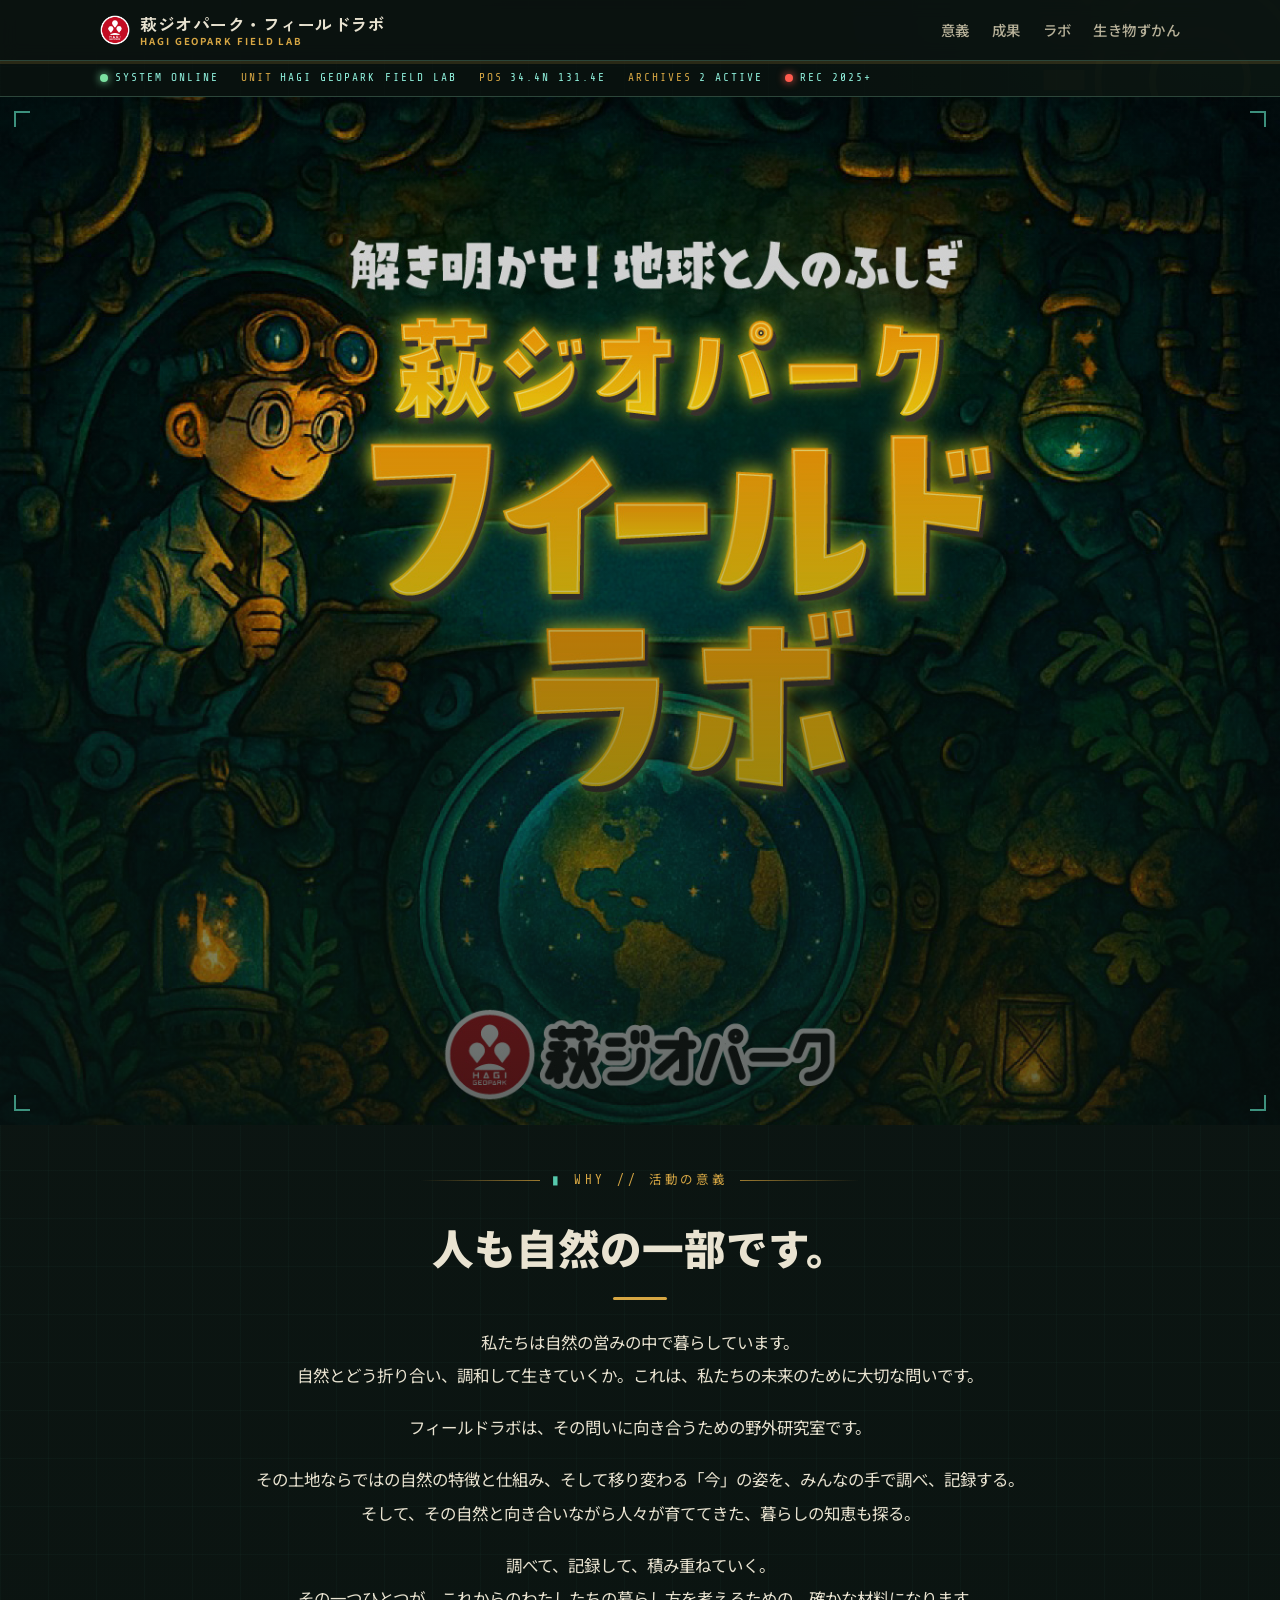
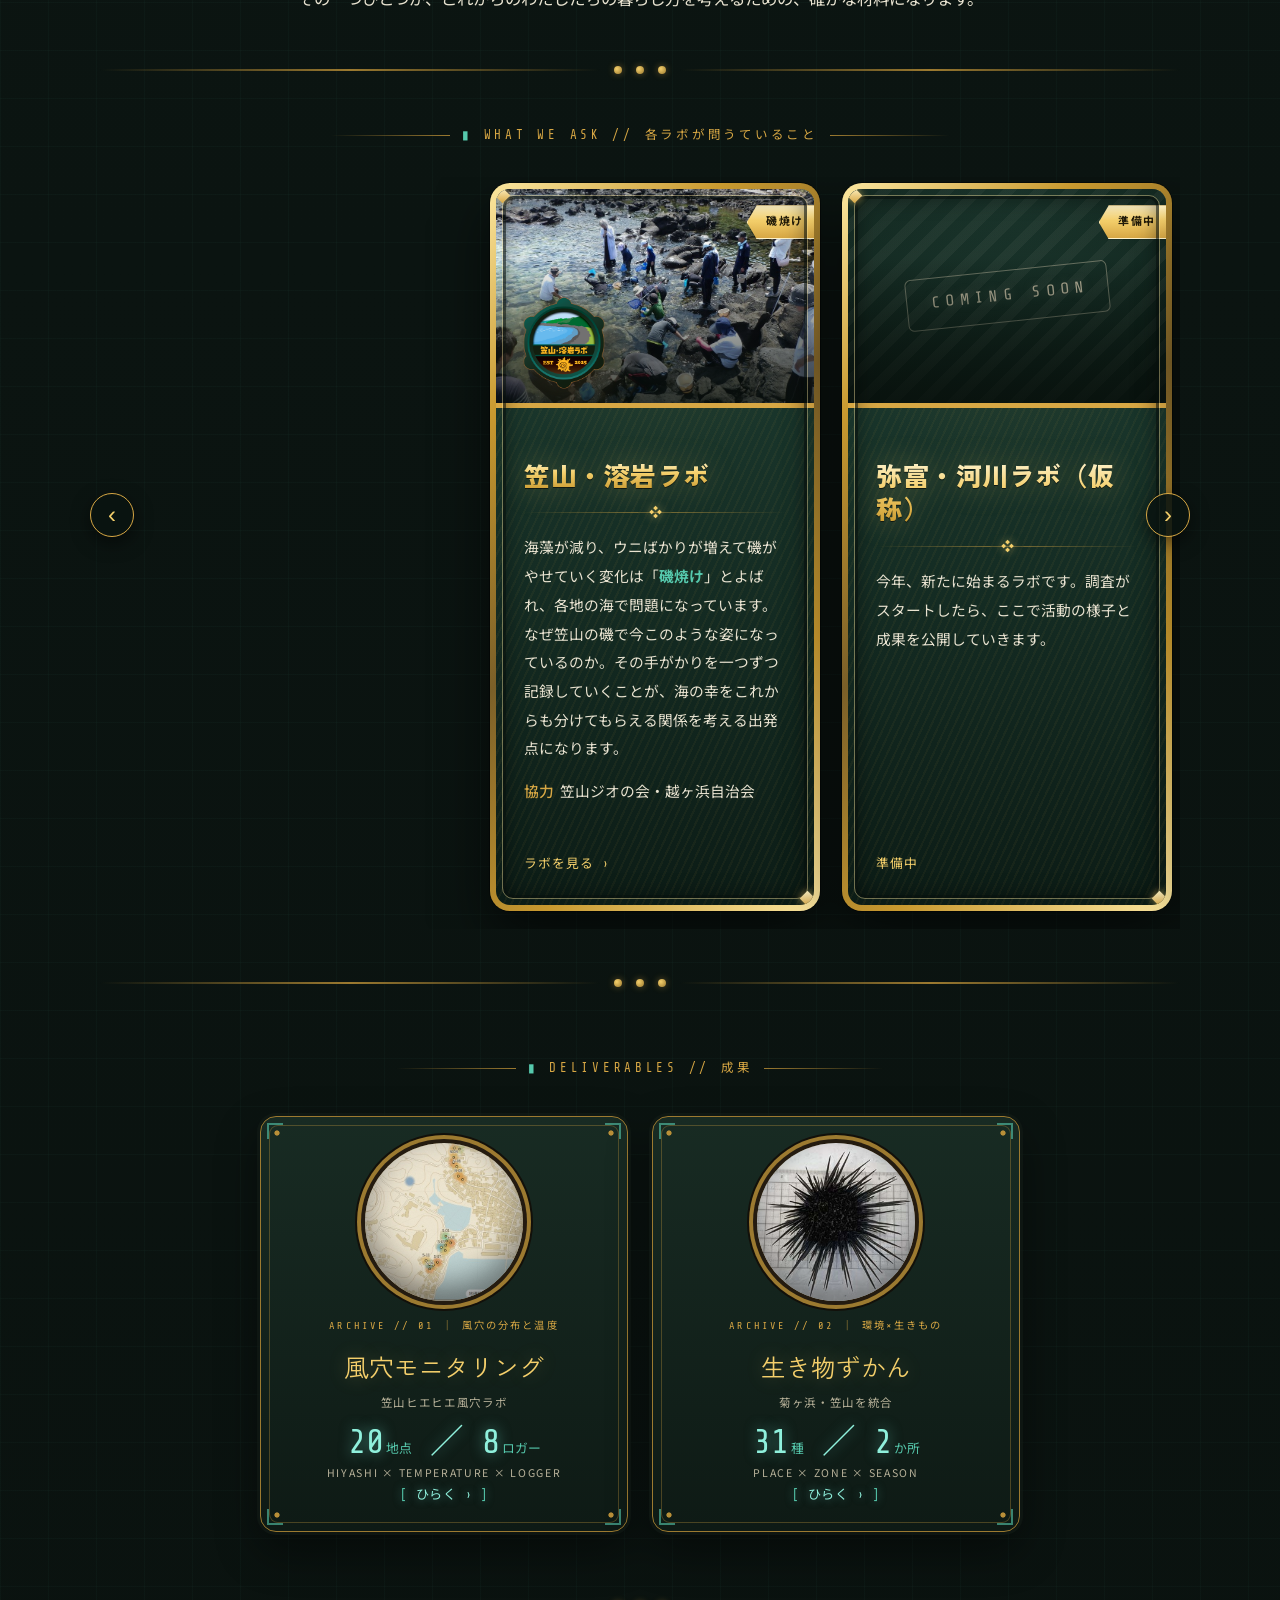
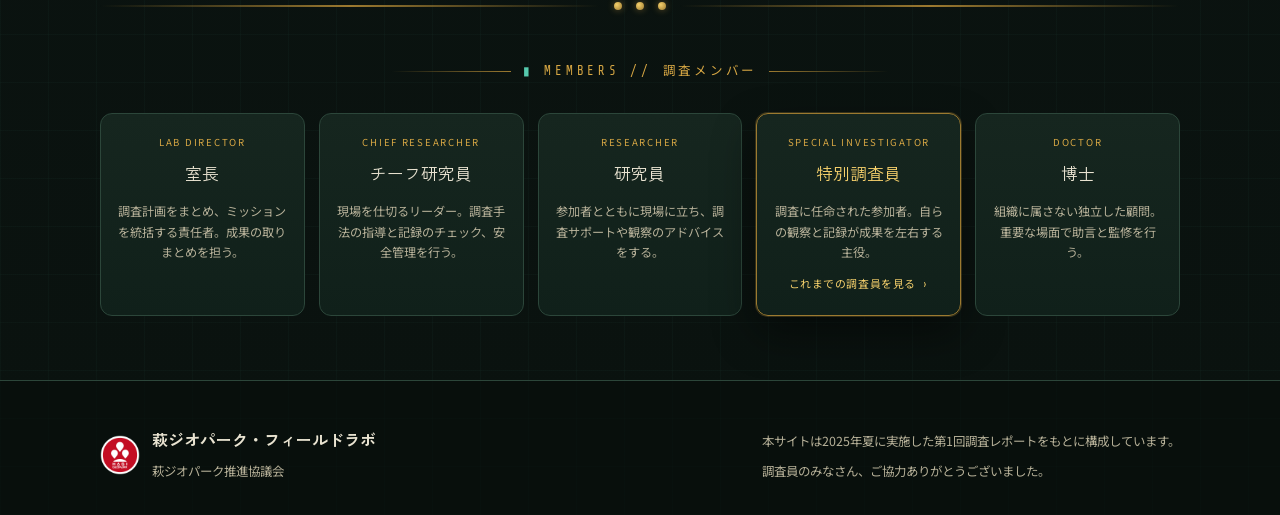
<file: index.html>
<!DOCTYPE html>
<html lang="ja">
<head>
<meta charset="UTF-8">
<meta name="viewport" content="width=device-width, initial-scale=1">
<title>萩ジオパーク・フィールドラボ｜解き明かせ！地球と人のふしぎ</title>
<meta name="description" content="人も自然の一部。地域ごとの自然の特徴と仕組み、今の姿を、みんなの手で調べ記録する野外研究室です。風穴マップ、ロガーのモニタリンググラフ、菊ヶ浜と笠山を統合した生き物ずかんを公開しています。">
<link rel="icon" href="assets/img/logo_hggp.png">
<link rel="preconnect" href="https://fonts.googleapis.com">
<link rel="preconnect" href="https://fonts.gstatic.com" crossorigin>
<link href="https://fonts.googleapis.com/css2?family=Noto+Sans+JP:wght@400;500;700&family=Zen+Kaku+Gothic+New:wght@500;700;900&display=swap" rel="stylesheet">
<link rel="stylesheet" href="assets/css/style.css?v=19">
</head>
<body>

<!-- nav -->
<header class="nav">
  <div class="wrap nav__in">
    <a class="nav__brand" href="index.html">
      <img src="assets/img/logo_hggp.png" alt="萩ジオパーク">
      <span>萩ジオパーク・フィールドラボ<small>HAGI GEOPARK FIELD LAB</small></span>
    </a>
    <button class="nav__toggle" aria-label="メニュー">≡</button>
    <nav class="nav__links">
      <a href="#vision">意義</a>
      <a href="#deliverables">成果</a>
      <a href="#why-labs">ラボ</a>
      <a href="zukan.html">生き物ずかん</a>
    </nav>
  </div>
</header>

<div class="sysbar"><div class="wrap">
  <span class="f"><span class="led"></span><span class="v">SYSTEM ONLINE</span></span>
  <span class="f"><span class="k">UNIT</span><span class="v">HAGI GEOPARK FIELD LAB</span></span>
  <span class="f"><span class="k">POS</span><span class="v">34.4N 131.4E</span></span>
  <span class="f"><span class="k">ARCHIVES</span><span class="v">2 ACTIVE</span></span>
  <span class="f"><span class="led red"></span><span class="v">REC 2025+</span></span>
</div></div>

<!-- hero -->
<div class="hero">
  <img class="hero__img" src="assets/img/hero.jpg" alt="萩ジオパーク・フィールドラボ 解き明かせ！地球と人のふしぎ">
</div>

<!-- 活動意義 -->
<section id="vision" class="tight">
  <div class="wrap narrow center">
    <div class="kicker"><span>WHY // 活動の意義</span></div>
    <h2 class="vision-lead">人も自然の一部です。</h2>
    <div class="vision-body reveal">
      <p>私たちは自然の営みの中で暮らしています。<br>自然とどう折り合い、調和して生きていくか。これは、私たちの未来のために大切な問いです。</p>
      <p>フィールドラボは、その問いに向き合うための野外研究室です。</p>
      <p>その土地ならではの自然の特徴と仕組み、そして移り変わる「今」の姿を、みんなの手で調べ、記録する。<br>そして、その自然と向き合いながら人々が育ててきた、暮らしの知恵も探る。</p>
      <p>調べて、記録して、積み重ねていく。<br>その一つひとつが、これからのわたしたちの暮らし方を考えるための、確かな材料になります。</p>
    </div>
  </div>
</section>

<div class="wrap"><div class="rivets"><i></i><i></i><i></i></div></div>

<!-- 各ラボが問うていること -->
<section id="why-labs" class="tight">
  <div class="wrap center">
    <div class="kicker"><span>WHAT WE ASK // 各ラボが問うていること</span></div>
  </div>
  <div class="wrap" style="margin-top:30px">
    <div class="why-slider">
      <button class="why-slider__btn why-slider__btn--prev" type="button" aria-label="前のラボへ">‹</button>
      <div class="why-grid">

      <a class="why-card reveal" href="labs/fuketsu/">
        <span class="why-card__frame" aria-hidden="true"></span>
        <div class="why-card__ph"><img src="assets/img/zukan/fuketsu_survey.jpg" alt="越ヶ浜の集落を歩いて風穴を調べる調査員たち"><span class="why-card__ribbon">エネルギー</span><span class="why-card__emblem"><img src="assets/img/zukan/fuketsu_emblem.png" alt="" aria-hidden="true"></span></div>
        <div class="why-card__body">
          <div class="why-card__lab">笠山・風穴ラボ</div>
          <span class="why-card__rule" aria-hidden="true"></span>
          <p>機械や電気に頼れば便利ですが、この土地には、電気を使わずに涼をとってきた知恵が今も残っています。風穴の冷気をどう暮らしに生かせるか。それは、<b>エネルギーとの付き合い方</b>をこれから考えていくうえでの、小さなヒントになるかもしれません。</p>
          <div class="why-card__partners"><b>協力</b>笠山ジオの会・越ヶ浜自治会</div>
          <span class="why-card__go">ラボを見る ›</span>
        </div>
      </a>

      <a class="why-card reveal" href="labs/sunahama/">
        <span class="why-card__frame" aria-hidden="true"></span>
        <div class="why-card__ph"><img src="assets/img/zukan/sunahama_survey.jpg" alt="夕暮れの菊ヶ浜で生き物をさがす調査員たち"><span class="why-card__ribbon">砂浜の変化</span><span class="why-card__emblem"><img src="assets/img/zukan/sunahama_emblem.png" alt="" aria-hidden="true"></span></div>
        <div class="why-card__body">
          <div class="why-card__lab">菊ヶ浜・砂浜ラボ</div>
          <span class="why-card__rule" aria-hidden="true"></span>
          <p>全国の海辺では、<b>砂浜が少しずつやせていく</b>変化が知られています。その背景には、気候の変化だけでなく、川の上流の開発や土地の使い方など、大地と人の関わり方も関係しています。菊ヶ浜の「今」を記録しておくことは、これからの変化に気づき、この浜を未来に引きつぐための、確かな出発点になります。</p>
          <div class="why-card__partners"><b>協力</b>萩ジオツーリズム協会</div>
          <span class="why-card__go">ラボを見る ›</span>
        </div>
      </a>

      <a class="why-card reveal" href="labs/yougan/">
        <span class="why-card__frame" aria-hidden="true"></span>
        <div class="why-card__ph"><img src="assets/img/zukan/yougan_survey.jpg" alt="笠山・虎ヶ崎の溶岩の磯で生き物をさがす調査員たち"><span class="why-card__ribbon">磯焼け</span><span class="why-card__emblem"><img src="assets/img/zukan/yougan_emblem.png" alt="" aria-hidden="true"></span></div>
        <div class="why-card__body">
          <div class="why-card__lab">笠山・溶岩ラボ</div>
          <span class="why-card__rule" aria-hidden="true"></span>
          <p>海藻が減り、ウニばかりが増えて磯がやせていく変化は「<b>磯焼け</b>」とよばれ、各地の海で問題になっています。なぜ笠山の磯で今このような姿になっているのか。その手がかりを一つずつ記録していくことが、海の幸をこれからも分けてもらえる関係を考える出発点になります。</p>
          <div class="why-card__partners"><b>協力</b>笠山ジオの会・越ヶ浜自治会</div>
          <span class="why-card__go">ラボを見る ›</span>
        </div>
      </a>

      <div class="why-card why-card--soon reveal">
        <span class="why-card__frame" aria-hidden="true"></span>
        <div class="why-card__ph why-card__ph--soon"><span class="soon-mark">COMING SOON</span><span class="why-card__ribbon why-card__ribbon--soon">準備中</span></div>
        <div class="why-card__body">
          <div class="why-card__lab">弥富・河川ラボ（仮称）</div>
          <span class="why-card__rule" aria-hidden="true"></span>
          <p>今年、新たに始まるラボです。調査がスタートしたら、ここで活動の様子と成果を公開していきます。</p>
          <span class="why-card__go why-card__go--soon">準備中</span>
        </div>
      </div>

      <a class="why-card reveal" href="labs/uni/">
        <span class="why-card__frame" aria-hidden="true"></span>
        <div class="why-card__ph"><img src="assets/img/zukan/uni_survey.jpg" alt="奈古港の船溜まりでウニを採集する調査員たち"><span class="why-card__ribbon">海のルール</span><span class="why-card__emblem"><img src="assets/img/zukan/uni_emblem.png" alt="" aria-hidden="true"></span></div>
        <div class="why-card__body">
          <div class="why-card__lab">奈古・ウニラボ</div>
          <span class="why-card__rule" aria-hidden="true"></span>
          <p>ウニは磯焼けの原因のひとつだといわれ、各地で駆除が進んでいます。けれども、そのウニが実際どんな状態で生きているのかを、ひとつずつ測って記録したものは、意外なほど多くありません。<b>禁漁期間などの地元のルール</b>が今の海で機能しているのか。それを確かめる手がかりは、数字を積み重ねた先にあります。</p>
          <div class="why-card__partners"><b>協力</b>福本商店・阿武町</div>
          <span class="why-card__go">ラボを見る ›</span>
        </div>
      </a>

      </div>
      <button class="why-slider__btn why-slider__btn--next" type="button" aria-label="次のラボへ">›</button>
    </div>
  </div>
</section>

<div class="wrap"><div class="rivets"><i></i><i></i><i></i></div></div>

<!-- 成果（3つ） -->
<section id="deliverables">
  <div class="wrap center">
    <div class="kicker"><span>DELIVERABLES // 成果</span></div>
  </div>
  <div class="wrap" style="margin-top:36px">
    <div class="archive-grid">

      <a class="archive reveal" href="labs/fuketsu/index.html#maps">
        <div class="archive__ph"><div class="porthole porthole--riv"><img src="assets/img/zukan/fuketsu_map_thumb.jpg" alt="笠山・風穴モニタリング"></div></div>
        <div class="archive__tag">ARCHIVE // 01 ｜ 風穴の分布と温度</div>
        <div class="archive__title">風穴モニタリング</div>
        <div class="archive__type">笠山ヒエヒエ風穴ラボ</div>
        <div class="archive__readout">20<small>地点</small> ／ 8<small>ロガー</small></div>
        <div class="archive__unit">HIYASHI × TEMPERATURE × LOGGER</div>
        <span class="archive__go">ひらく ›</span>
      </a>

      <a class="archive reveal" href="zukan.html">
        <div class="archive__ph"><div class="porthole porthole--riv"><img src="assets/img/zukan/yougan_sp_murasakiuni.jpg" alt="生き物ずかん"></div></div>
        <div class="archive__tag">ARCHIVE // 02 ｜ 環境×生きもの</div>
        <div class="archive__title">生き物ずかん</div>
        <div class="archive__type">菊ヶ浜・笠山を統合</div>
        <div class="archive__readout">31<small>種</small> ／ 2<small>か所</small></div>
        <div class="archive__unit">PLACE × ZONE × SEASON</div>
        <span class="archive__go">ひらく ›</span>
      </a>

    </div>
  </div>
</section>

<div class="wrap"><div class="rivets"><i></i><i></i><i></i></div></div>

<!-- 調査メンバー -->
<section id="members" class="tight">
  <div class="wrap center">
    <div class="kicker"><span>MEMBERS // 調査メンバー</span></div>
  </div>
  <div class="wrap" style="margin-top:30px">
    <div class="role-grid">
      <div class="role reveal"><div class="role__en">Lab Director</div><div class="role__jp">室長</div><p class="role__desc">調査計画をまとめ、ミッションを統括する責任者。成果の取りまとめを担う。</p></div>
      <div class="role reveal"><div class="role__en">Chief Researcher</div><div class="role__jp">チーフ研究員</div><p class="role__desc">現場を仕切るリーダー。調査手法の指導と記録のチェック、安全管理を行う。</p></div>
      <div class="role reveal"><div class="role__en">Researcher</div><div class="role__jp">研究員</div><p class="role__desc">参加者とともに現場に立ち、調査サポートや観察のアドバイスをする。</p></div>
      <div class="role is-star reveal" id="roleStar" tabindex="0" role="button" aria-haspopup="dialog"><div class="role__en">Special Investigator</div><div class="role__jp">特別調査員</div><p class="role__desc">調査に任命された参加者。自らの観察と記録が成果を左右する主役。</p><span class="role__more">これまでの調査員を見る ›</span></div>
      <div class="role reveal"><div class="role__en">Doctor</div><div class="role__jp">博士</div><p class="role__desc">組織に属さない独立した顧問。重要な場面で助言と監修を行う。</p></div>
    </div>
  </div>
</section>

<!-- footer -->
<footer class="foot">
  <div class="wrap foot__in">
    <div class="foot__brand">
      <img src="assets/img/logo_hggp.png" alt="萩ジオパーク">
      <div>
        <b>萩ジオパーク・フィールドラボ</b><br>
        <small>萩ジオパーク推進協議会</small>
      </div>
    </div>
    <div>
      <small>
        本サイトは2025年夏に実施した第1回調査レポートをもとに構成しています。<br>
        調査員のみなさん、ご協力ありがとうございました。
      </small>
    </div>
  </div>
</footer>

<!-- これまでの特別調査員 -->
<div class="roster-modal" id="rosterModal" hidden>
  <div class="roster-modal__box" role="dialog" aria-label="これまでの特別調査員">
    <button class="roster-modal__x" aria-label="閉じる">&times;</button>
    <div class="roster-modal__head">
      <div class="roster-modal__eyebrow">SPECIAL INVESTIGATORS</div>
      <h3>これまでの特別調査員</h3>
      <p>現場で手を動かし、自分の目で記録をつくってくれたみなさんです。</p>
    </div>
    <div class="roster-modal__body">
      <div class="rgrp">
        <div class="rgrp__t">菊ヶ浜・砂浜ラボ<span>2025.7.26</span></div>
        <p>中村寛恵・中村進二・中村怜愛・中村美翔・藤原由紀・藤原壮啓・村田沙織・村田紬・荒川薫・荒川宗史朗</p>
      </div>
      <div class="rgrp">
        <div class="rgrp__t">笠山・溶岩ラボ<span>2025.8.3</span></div>
        <p>田中豊・田中かおり・田中陸都・吉光宣文・吉光則文・新宅洋平・新宅佑晟・稲倉優衣・稲倉晴香・福井美穂・福井結月・村木勝善・村木羽澄・三戸達・三戸彩生</p>
      </div>
      <div class="rgrp">
        <div class="rgrp__t">笠山・風穴ラボ<span>2025.8.9</span></div>
        <p>綿部新・綿部未央・前田杏子・前田侑花・六車絵美・六車玄丞・六車慶士・八波敬子・八波杏奈・井本貴子・近下由佳・鈴木良博</p>
      </div>
      <p class="roster-modal__note">敬称略 ／ のべ37名</p>
    </div>
  </div>
</div>

<script src="assets/js/main.js?v=19"></script>
</body>
</html>
</file>
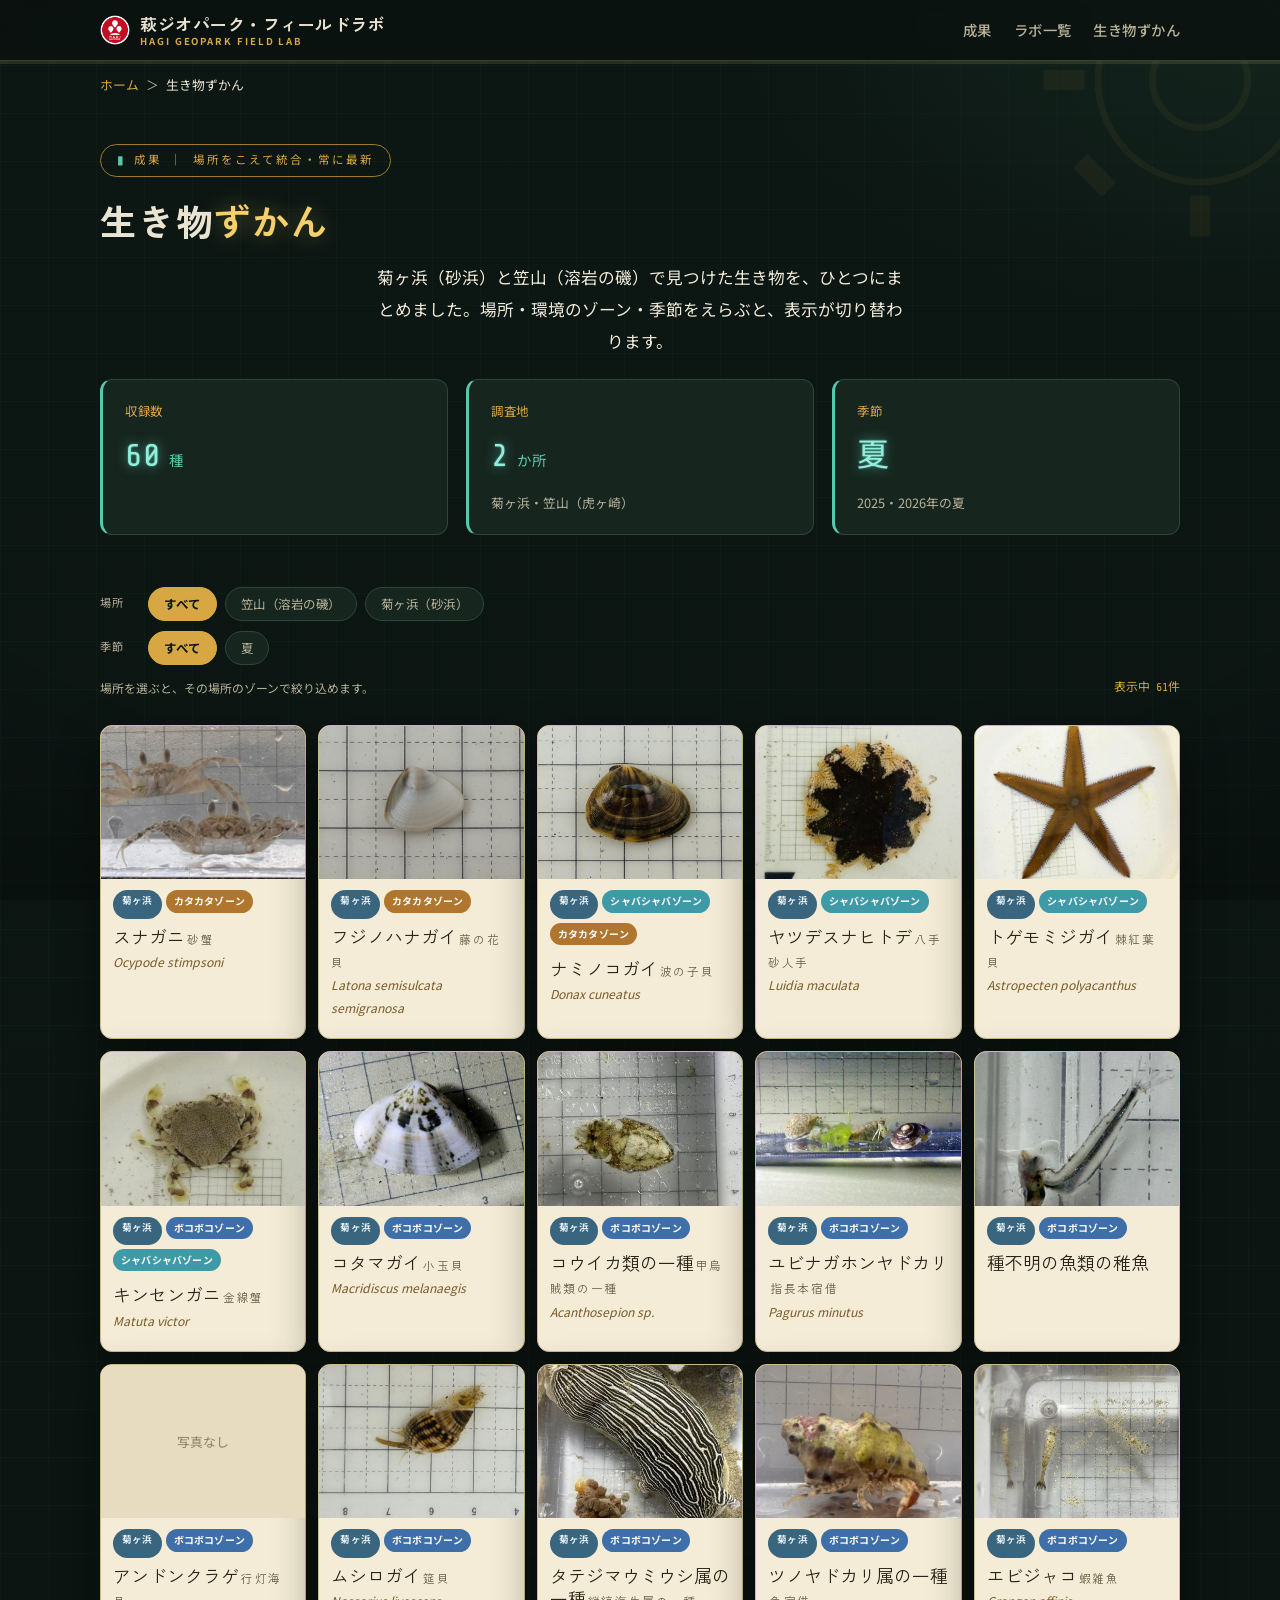
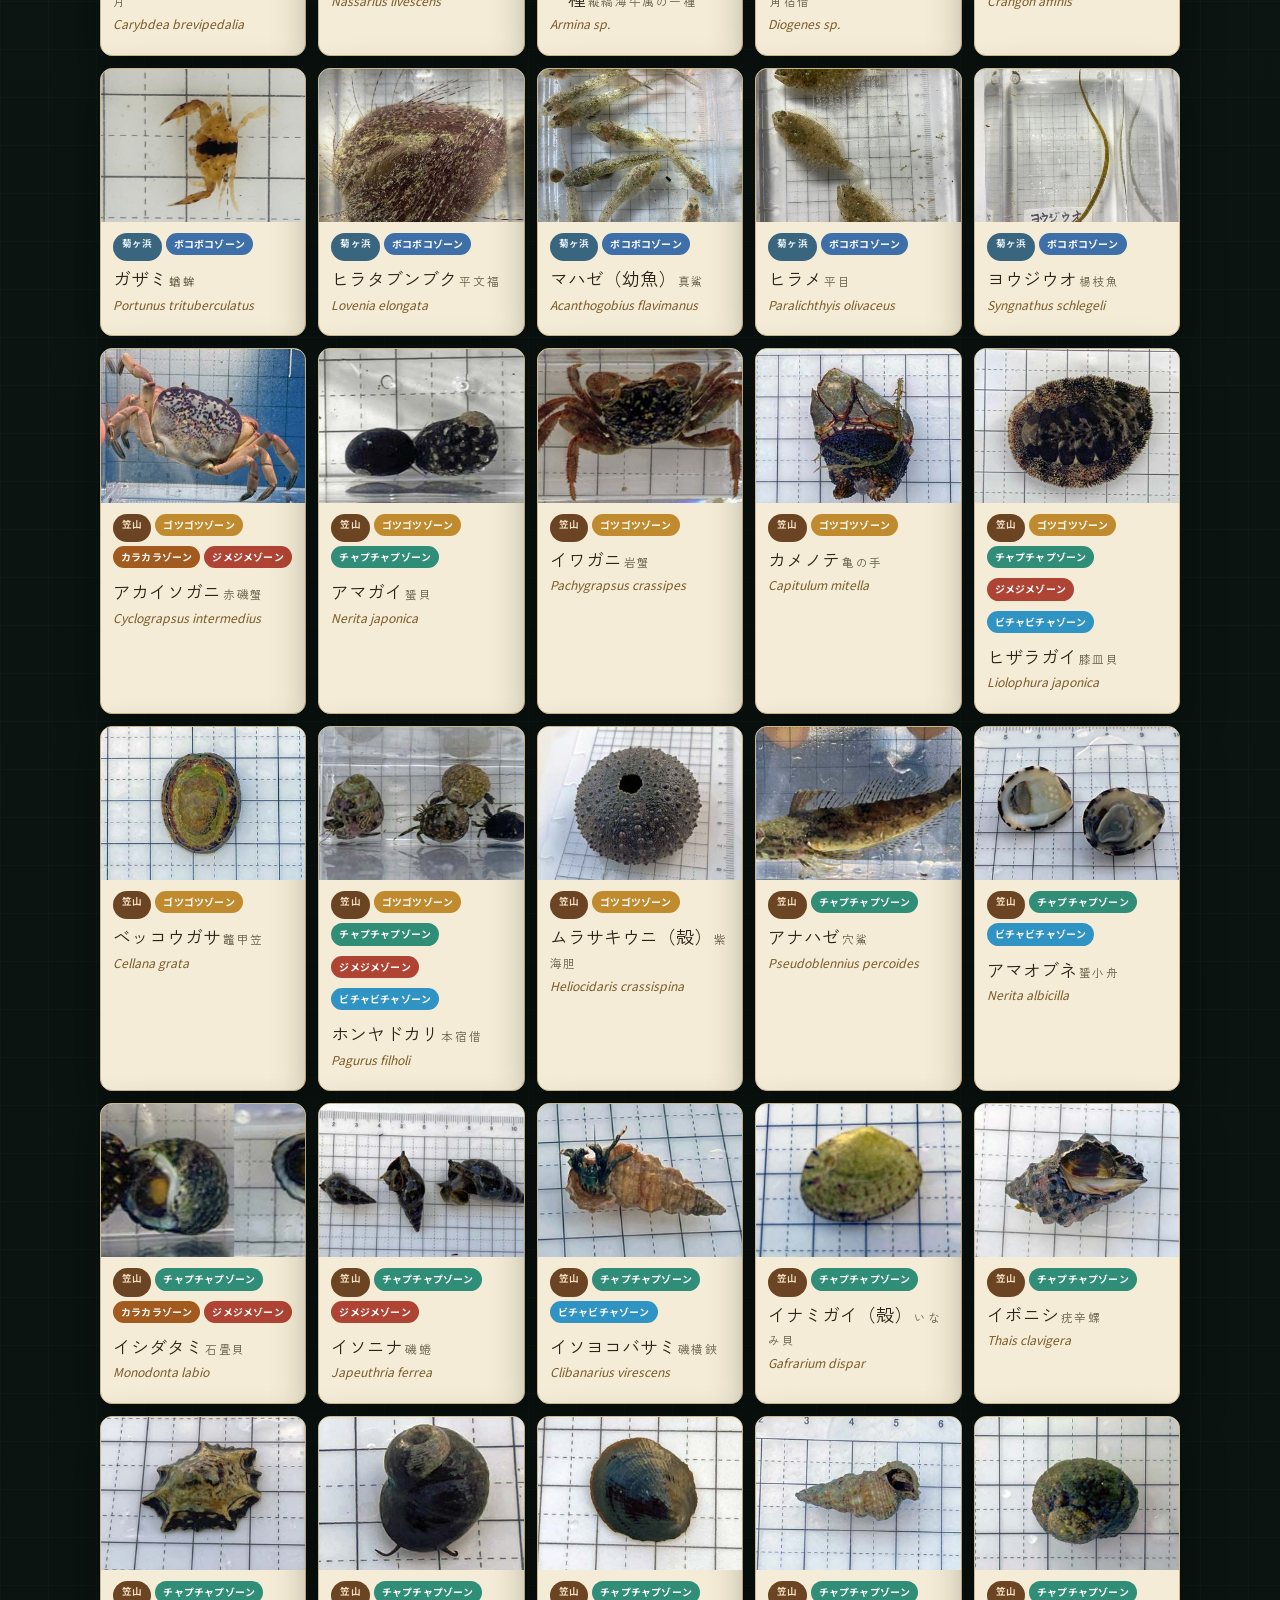
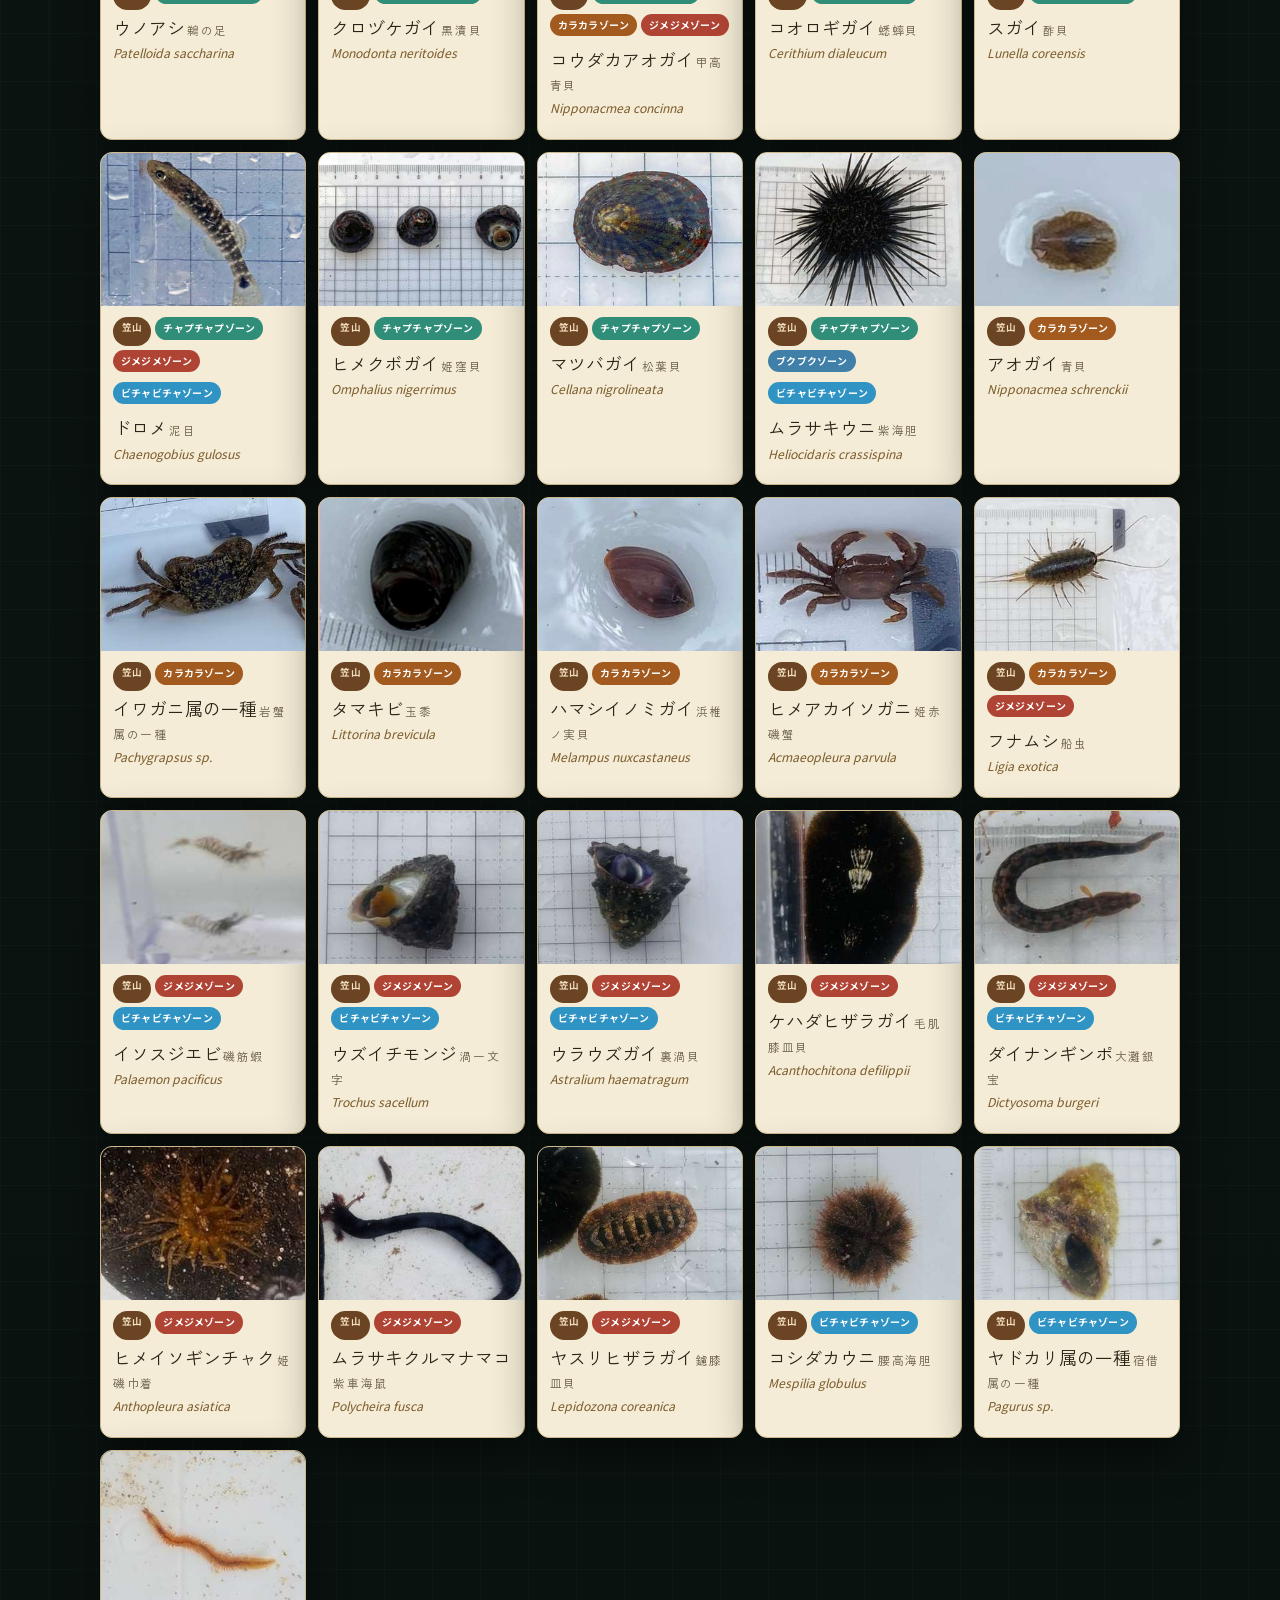
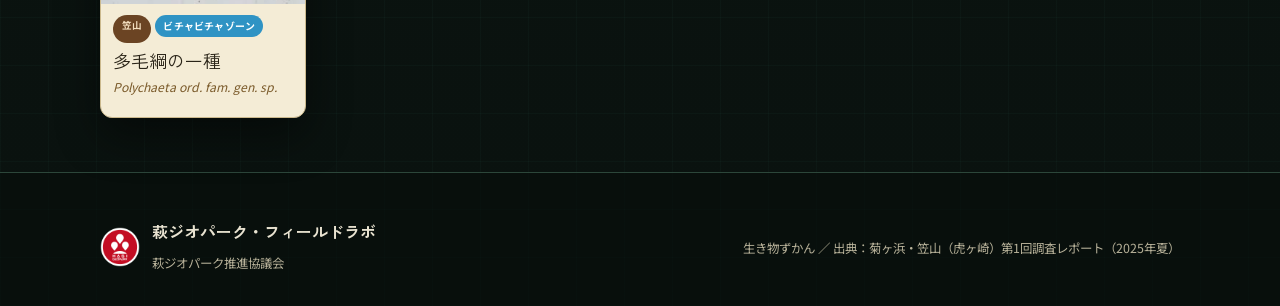
<file: zukan.html>
<!DOCTYPE html>
<html lang="ja">
<head>
<meta charset="UTF-8">
<meta name="viewport" content="width=device-width, initial-scale=1">
<title>生き物ずかん｜萩ジオパーク・フィールドラボ</title>
<meta name="description" content="菊ヶ浜（砂浜）と笠山（溶岩の磯）の調査データを統合した生き物ずかん。場所・環境ゾーン・季節で選んで表示を切り替えられます。60種を収録。">
<link rel="icon" href="assets/img/logo_hggp.png">
<link rel="preconnect" href="https://fonts.googleapis.com">
<link rel="preconnect" href="https://fonts.gstatic.com" crossorigin>
<link href="https://fonts.googleapis.com/css2?family=Noto+Sans+JP:wght@400;500;700&family=Zen+Kaku+Gothic+New:wght@500;700;900&display=swap" rel="stylesheet">
<link rel="stylesheet" href="assets/css/style.css?v=19">
</head>
<body>

<header class="nav">
  <div class="wrap nav__in">
    <a class="nav__brand" href="index.html">
      <img src="assets/img/logo_hggp.png" alt="萩ジオパーク">
      <span>萩ジオパーク・フィールドラボ<small>HAGI GEOPARK FIELD LAB</small></span>
    </a>
    <button class="nav__toggle" aria-label="メニュー">≡</button>
    <nav class="nav__links">
      <a href="index.html#deliverables">成果</a>
      <a href="index.html#why-labs">ラボ一覧</a>
      <a href="zukan.html">生き物ずかん</a>
    </nav>
  </div>
</header>

<div class="wrap"><div class="crumbs"><a href="index.html">ホーム</a> ＞ <span>生き物ずかん</span></div></div>

<section class="tight">
  <div class="wrap">
    <div class="eyebrow">成果 ｜ 場所をこえて統合・常に最新</div>
    <h1 class="sec-title">生き物<span class="accent">ずかん</span></h1>
    <p class="sec-note lead" style="max-width:60ch;margin:16px auto 0">菊ヶ浜（砂浜）と笠山（溶岩の磯）で見つけた生き物を、ひとつにまとめました。場所・環境のゾーン・季節をえらぶと、表示が切り替わります。</p>
    <div class="stats" style="margin-top:22px">
      <div class="stat"><div class="stat__lab">収録数</div><div class="stat__big">60<small> 種</small></div></div>
      <div class="stat"><div class="stat__lab">調査地</div><div class="stat__big">2<small> か所</small></div><div class="stat__note">菊ヶ浜・笠山（虎ヶ崎）</div></div>
      <div class="stat"><div class="stat__lab">季節</div><div class="stat__big">夏</div><div class="stat__note">2025・2026年の夏</div></div>
    </div>
  </div>
</section>

<section class="lab-section" style="padding-top:8px">
  <div class="wrap">
    <div class="zukanfilter reveal" data-target="#specieslist">
      <div class="zf-row"><span class="zf-label">場所</span>
        <button data-facet="place" data-val="all" aria-pressed="true">すべて</button>
        <button data-facet="place" data-val="kasa">笠山（溶岩の磯）</button>
        <button data-facet="place" data-val="kiku">菊ヶ浜（砂浜）</button>
      </div>
      <div class="zf-row zf-zones" hidden><span class="zf-label">ゾーン</span>
        <button data-facet="zone" data-val="all" aria-pressed="true">すべて</button>
        <button data-facet="zone" data-val="gotsu" data-place="kasa">ゴツゴツ</button>
        <button data-facet="zone" data-val="chap" data-place="kasa">チャプチャプ</button>
        <button data-facet="zone" data-val="buku" data-place="kasa">ブクブク</button>
        <button data-facet="zone" data-val="kara" data-place="kasa">カラカラ</button>
        <button data-facet="zone" data-val="jime" data-place="kasa">ジメジメ</button>
        <button data-facet="zone" data-val="bicha" data-place="kasa">ビチャビチャ</button>
        <button data-facet="zone" data-val="sara" data-place="kiku">サラサラ</button>
        <button data-facet="zone" data-val="kata" data-place="kiku">カタカタ</button>
        <button data-facet="zone" data-val="shaba" data-place="kiku">シャバシャバ</button>
        <button data-facet="zone" data-val="boko" data-place="kiku">ボコボコ</button>
      </div>
      <div class="zf-row"><span class="zf-label">季節</span>
        <button data-facet="season" data-val="all" aria-pressed="true">すべて</button>
        <button data-facet="season" data-val="natsu">夏</button>
      </div>
      <div class="zf-foot"><span class="zf-hint">場所を選ぶと、その場所のゾーンで絞り込めます。</span><span class="zf-count"></span></div>
    </div>

    <div class="zukan reveal" id="specieslist">
      <article class="sp" data-place="kiku" data-place-label="菊ヶ浜（砂浜）" data-season="natsu" data-zone="kata" tabindex="0" role="button" data-jp="スナガニ" data-kanji="砂蟹" data-sci="Ocypode stimpsoni" data-tax="節足動物門：軟甲綱：十脚目：スナガニ科" data-size="第1回 甲幅 約13〜16mm ／ 第2回 甲らの幅 約15mm" data-env="砂の表面" data-count="第2回 12個体" data-zones="カタカタゾーン" data-rounds="第1回（2025.7.26）・第2回（2026.7.18）" data-first="第1回（2025.7.26）" data-img="assets/img/zukan/sunahama_sp2_sunagani.jpg"><div class="sp__ph"><img src="assets/img/zukan/sunahama_sp2_sunagani.jpg" alt="スナガニ" loading="lazy"></div><div class="sp__body"><div class="sp__tags"><span class="sp__place p-kiku">菊ヶ浜</span><span class="sp__zone z-kata">カタカタゾーン</span></div><div class="sp__jp">スナガニ<span class="sp__kanji">砂蟹</span></div><div class="sp__sci">Ocypode stimpsoni</div></div></article>
      <article class="sp" data-place="kiku" data-place-label="菊ヶ浜（砂浜）" data-season="natsu" data-zone="kata" tabindex="0" role="button" data-jp="フジノハナガイ" data-kanji="藤の花貝" data-sci="Latona semisulcata semigranosa" data-tax="軟体動物門：二枚貝綱：マルスダレガイ目：フジノハナガイ科" data-size="殻の長さ 約15mm" data-env="砂の中" data-count="1個体" data-zones="カタカタゾーン" data-rounds="第2回（2026.7.18）" data-first="第2回（2026.7.18）" data-img="assets/img/zukan/sunahama_sp2_fujinohanagai.jpg"><div class="sp__ph"><img src="assets/img/zukan/sunahama_sp2_fujinohanagai.jpg" alt="フジノハナガイ" loading="lazy"></div><div class="sp__body"><div class="sp__tags"><span class="sp__place p-kiku">菊ヶ浜</span><span class="sp__zone z-kata">カタカタゾーン</span></div><div class="sp__jp">フジノハナガイ<span class="sp__kanji">藤の花貝</span></div><div class="sp__sci">Latona semisulcata semigranosa</div></div></article>
      <article class="sp" data-place="kiku" data-place-label="菊ヶ浜（砂浜）" data-season="natsu" data-zone="shaba kata" tabindex="0" role="button" data-jp="ナミノコガイ" data-kanji="波の子貝" data-sci="Donax cuneatus" data-tax="軟体動物門：二枚貝綱：マルスダレガイ目：フジノハナガイ科" data-size="第1回 殻長 25mm ／ 第2回 殻の長さ 約23mm" data-env="第1回 波打ちぎわの砂の中 ／ 第2回 砂の中" data-count="第2回 1個体" data-zones="シャバシャバゾーン・カタカタゾーン" data-rounds="第1回（2025.7.26）・第2回（2026.7.18）" data-first="第1回（2025.7.26）" data-img="assets/img/zukan/sunahama_sp2_naminokogai.jpg"><div class="sp__ph"><img src="assets/img/zukan/sunahama_sp2_naminokogai.jpg" alt="ナミノコガイ" loading="lazy"></div><div class="sp__body"><div class="sp__tags"><span class="sp__place p-kiku">菊ヶ浜</span><span class="sp__zone z-shaba">シャバシャバゾーン</span><span class="sp__zone z-kata">カタカタゾーン</span></div><div class="sp__jp">ナミノコガイ<span class="sp__kanji">波の子貝</span></div><div class="sp__sci">Donax cuneatus</div></div></article>
      <article class="sp" data-place="kiku" data-place-label="菊ヶ浜（砂浜）" data-season="natsu" data-zone="shaba" tabindex="0" role="button" data-jp="ヤツデスナヒトデ" data-kanji="八手砂人手" data-sci="Luidia maculata" data-tax="棘皮動物門：ヒトデ綱：モミジガイ目：スナヒトデ科" data-size="残っている部分の全体の幅 約40mm" data-env="波打ちぎわの砂の上" data-count="1個体" data-zones="シャバシャバゾーン" data-rounds="第2回（2026.7.18）" data-first="第2回（2026.7.18）" data-img="assets/img/zukan/sunahama_sp2_yatsudesunahitode.jpg"><div class="sp__ph"><img src="assets/img/zukan/sunahama_sp2_yatsudesunahitode.jpg" alt="ヤツデスナヒトデ" loading="lazy"></div><div class="sp__body"><div class="sp__tags"><span class="sp__place p-kiku">菊ヶ浜</span><span class="sp__zone z-shaba">シャバシャバゾーン</span></div><div class="sp__jp">ヤツデスナヒトデ<span class="sp__kanji">八手砂人手</span></div><div class="sp__sci">Luidia maculata</div></div></article>
      <article class="sp" data-place="kiku" data-place-label="菊ヶ浜（砂浜）" data-season="natsu" data-zone="shaba" tabindex="0" role="button" data-jp="トゲモミジガイ" data-kanji="棘紅葉貝" data-sci="Astropecten polyacanthus" data-tax="棘皮動物門：ヒトデ綱：モミジガイ目：モミジガイ科" data-size="全体の幅 約190mm" data-env="波打ちぎわの砂の上" data-count="1個体" data-zones="シャバシャバゾーン" data-rounds="第2回（2026.7.18）" data-first="第2回（2026.7.18）" data-img="assets/img/zukan/sunahama_sp2_togemomijigai.jpg"><div class="sp__ph"><img src="assets/img/zukan/sunahama_sp2_togemomijigai.jpg" alt="トゲモミジガイ" loading="lazy"></div><div class="sp__body"><div class="sp__tags"><span class="sp__place p-kiku">菊ヶ浜</span><span class="sp__zone z-shaba">シャバシャバゾーン</span></div><div class="sp__jp">トゲモミジガイ<span class="sp__kanji">棘紅葉貝</span></div><div class="sp__sci">Astropecten polyacanthus</div></div></article>
      <article class="sp" data-place="kiku" data-place-label="菊ヶ浜（砂浜）" data-season="natsu" data-zone="boko shaba" tabindex="0" role="button" data-jp="キンセンガニ" data-kanji="金線蟹" data-sci="Matuta victor" data-tax="節足動物門：軟甲綱：十脚目：キンセンガニ科" data-size="第1回 甲幅 33〜42mm ／ 第2回 甲らの幅 約25〜60mm" data-env="第1回 水底の砂の中 ／ 第2回 波打ちぎわの砂の中" data-count="第2回 5個体" data-zones="ボコボコゾーン・シャバシャバゾーン" data-rounds="第1回（2025.7.26）・第2回（2026.7.18）" data-first="第1回（2025.7.26）" data-img="assets/img/zukan/sunahama_sp2_kinsengani.jpg"><div class="sp__ph"><img src="assets/img/zukan/sunahama_sp2_kinsengani.jpg" alt="キンセンガニ" loading="lazy"></div><div class="sp__body"><div class="sp__tags"><span class="sp__place p-kiku">菊ヶ浜</span><span class="sp__zone z-boko">ボコボコゾーン</span><span class="sp__zone z-shaba">シャバシャバゾーン</span></div><div class="sp__jp">キンセンガニ<span class="sp__kanji">金線蟹</span></div><div class="sp__sci">Matuta victor</div></div></article>
      <article class="sp" data-place="kiku" data-place-label="菊ヶ浜（砂浜）" data-season="natsu" data-zone="boko" tabindex="0" role="button" data-jp="コタマガイ" data-kanji="小玉貝" data-sci="Macridiscus melanaegis" data-tax="軟体動物門：二枚貝綱：マルスダレガイ目：マルスダレガイ科" data-size="殻長 28mm" data-env="水深約10cmの砂の表面" data-count="" data-zones="ボコボコゾーン" data-rounds="第1回（2025.7.26）" data-first="第1回（2025.7.26）" data-img="assets/img/zukan/sunahama_sp_kotamagai.jpg"><div class="sp__ph"><img src="assets/img/zukan/sunahama_sp_kotamagai.jpg" alt="コタマガイ" loading="lazy"></div><div class="sp__body"><div class="sp__tags"><span class="sp__place p-kiku">菊ヶ浜</span><span class="sp__zone z-boko">ボコボコゾーン</span></div><div class="sp__jp">コタマガイ<span class="sp__kanji">小玉貝</span></div><div class="sp__sci">Macridiscus melanaegis</div></div></article>
      <article class="sp" data-place="kiku" data-place-label="菊ヶ浜（砂浜）" data-season="natsu" data-zone="boko" tabindex="0" role="button" data-jp="コウイカ類の一種" data-kanji="甲烏賊類の一種" data-sci="Acanthosepion sp." data-tax="軟体動物門：頭足綱：コウイカ目：コウイカ科" data-size="第1回 外套長 30mm ／ 第2回 全長 30 mm" data-env="第1回 水底の砂の中 ／ 第2回 水底の砂の表面" data-count="第2回 1個体" data-zones="ボコボコゾーン" data-rounds="第1回（2025.7.26）・第2回（2026.7.18）" data-first="第1回（2025.7.26）" data-img="assets/img/zukan/sunahama_sp2_kouika.jpg"><div class="sp__ph"><img src="assets/img/zukan/sunahama_sp2_kouika.jpg" alt="コウイカ類の一種" loading="lazy"></div><div class="sp__body"><div class="sp__tags"><span class="sp__place p-kiku">菊ヶ浜</span><span class="sp__zone z-boko">ボコボコゾーン</span></div><div class="sp__jp">コウイカ類の一種<span class="sp__kanji">甲烏賊類の一種</span></div><div class="sp__sci">Acanthosepion sp.</div></div></article>
      <article class="sp" data-place="kiku" data-place-label="菊ヶ浜（砂浜）" data-season="natsu" data-zone="boko" tabindex="0" role="button" data-jp="ユビナガホンヤドカリ" data-kanji="指長本宿借" data-sci="Pagurus minutus" data-tax="節足動物門：軟甲綱：十脚目：ホンヤドカリ科" data-size="甲幅 約3〜7mm" data-env="水底の砂の表面" data-count="" data-zones="ボコボコゾーン" data-rounds="第1回（2025.7.26）" data-first="第1回（2025.7.26）" data-img="assets/img/zukan/sunahama_sp_yubinaga.jpg"><div class="sp__ph"><img src="assets/img/zukan/sunahama_sp_yubinaga.jpg" alt="ユビナガホンヤドカリ" loading="lazy"></div><div class="sp__body"><div class="sp__tags"><span class="sp__place p-kiku">菊ヶ浜</span><span class="sp__zone z-boko">ボコボコゾーン</span></div><div class="sp__jp">ユビナガホンヤドカリ<span class="sp__kanji">指長本宿借</span></div><div class="sp__sci">Pagurus minutus</div></div></article>
      <article class="sp" data-place="kiku" data-place-label="菊ヶ浜（砂浜）" data-season="natsu" data-zone="boko" tabindex="0" role="button" data-jp="種不明の魚類の稚魚" data-kanji="" data-sci="" data-tax="" data-size="第1回 全長 約20mm ／ 第2回 全体の長さ 約20 mm" data-env="第1回 水深約15〜20cmの水中 ／ 第2回 水中" data-count="第2回 1個体" data-zones="ボコボコゾーン" data-rounds="第1回（2025.7.26）・第2回（2026.7.18）" data-first="第1回（2025.7.26）" data-img="assets/img/zukan/sunahama_sp2_chigyo.jpg"><div class="sp__ph"><img src="assets/img/zukan/sunahama_sp2_chigyo.jpg" alt="種不明の魚類の稚魚" loading="lazy"></div><div class="sp__body"><div class="sp__tags"><span class="sp__place p-kiku">菊ヶ浜</span><span class="sp__zone z-boko">ボコボコゾーン</span></div><div class="sp__jp">種不明の魚類の稚魚</div><div class="sp__sci"></div></div></article>
      <article class="sp" data-place="kiku" data-place-label="菊ヶ浜（砂浜）" data-season="natsu" data-zone="boko" tabindex="0" role="button" data-jp="アンドンクラゲ" data-kanji="行灯海月" data-sci="Carybdea brevipedalia" data-tax="刺胞動物門：箱虫綱：アンドンクラゲ目：アンドンクラゲ科" data-size="傘の幅 約15mm" data-env="水底から離れた水中" data-count="" data-zones="ボコボコゾーン" data-rounds="第1回（2025.7.26）" data-first="第1回（2025.7.26）" data-img=""><div class="sp__ph noimg">写真なし</div><div class="sp__body"><div class="sp__tags"><span class="sp__place p-kiku">菊ヶ浜</span><span class="sp__zone z-boko">ボコボコゾーン</span></div><div class="sp__jp">アンドンクラゲ<span class="sp__kanji">行灯海月</span></div><div class="sp__sci">Carybdea brevipedalia</div></div></article>
      <article class="sp" data-place="kiku" data-place-label="菊ヶ浜（砂浜）" data-season="natsu" data-zone="boko" tabindex="0" role="button" data-jp="ムシロガイ" data-kanji="筵貝" data-sci="Nassarius livescens" data-tax="軟体動物門：腹足綱：新生腹足目：ムシロガイ科" data-size="殻の長さ 20 mm" data-env="水底の砂の表面" data-count="1個体" data-zones="ボコボコゾーン" data-rounds="第2回（2026.7.18）" data-first="第2回（2026.7.18）" data-img="assets/img/zukan/sunahama_sp2_mushirogai.jpg"><div class="sp__ph"><img src="assets/img/zukan/sunahama_sp2_mushirogai.jpg" alt="ムシロガイ" loading="lazy"></div><div class="sp__body"><div class="sp__tags"><span class="sp__place p-kiku">菊ヶ浜</span><span class="sp__zone z-boko">ボコボコゾーン</span></div><div class="sp__jp">ムシロガイ<span class="sp__kanji">筵貝</span></div><div class="sp__sci">Nassarius livescens</div></div></article>
      <article class="sp" data-place="kiku" data-place-label="菊ヶ浜（砂浜）" data-season="natsu" data-zone="boko" tabindex="0" role="button" data-jp="タテジマウミウシ属の一種" data-kanji="縦縞海牛属の一種" data-sci="Armina sp." data-tax="軟体動物門：腹足綱：裸鰓目：タテジマウミウシ科" data-size="全長 約100 mm" data-env="水底の砂の表面" data-count="1個体" data-zones="ボコボコゾーン" data-rounds="第2回（2026.7.18）" data-first="第2回（2026.7.18）" data-img="assets/img/zukan/sunahama_sp2_armina.jpg"><div class="sp__ph"><img src="assets/img/zukan/sunahama_sp2_armina.jpg" alt="タテジマウミウシ属の一種" loading="lazy"></div><div class="sp__body"><div class="sp__tags"><span class="sp__place p-kiku">菊ヶ浜</span><span class="sp__zone z-boko">ボコボコゾーン</span></div><div class="sp__jp">タテジマウミウシ属の一種<span class="sp__kanji">縦縞海牛属の一種</span></div><div class="sp__sci">Armina sp.</div></div></article>
      <article class="sp" data-place="kiku" data-place-label="菊ヶ浜（砂浜）" data-season="natsu" data-zone="boko" tabindex="0" role="button" data-jp="ツノヤドカリ属の一種" data-kanji="角宿借" data-sci="Diogenes sp." data-tax="節足動物門：軟甲綱：十脚目：ツノヤドカリ科" data-size="殻の長さ 30〜40 mm" data-env="水底の砂の表面" data-count="30個体" data-zones="ボコボコゾーン" data-rounds="第2回（2026.7.18）" data-first="第2回（2026.7.18）" data-img="assets/img/zukan/sunahama_sp2_tsunoyadokari.jpg"><div class="sp__ph"><img src="assets/img/zukan/sunahama_sp2_tsunoyadokari.jpg" alt="ツノヤドカリ属の一種" loading="lazy"></div><div class="sp__body"><div class="sp__tags"><span class="sp__place p-kiku">菊ヶ浜</span><span class="sp__zone z-boko">ボコボコゾーン</span></div><div class="sp__jp">ツノヤドカリ属の一種<span class="sp__kanji">角宿借</span></div><div class="sp__sci">Diogenes sp.</div></div></article>
      <article class="sp" data-place="kiku" data-place-label="菊ヶ浜（砂浜）" data-season="natsu" data-zone="boko" tabindex="0" role="button" data-jp="エビジャコ" data-kanji="蝦雑魚" data-sci="Crangon affinis" data-tax="節足動物門：軟甲綱：十脚目：エビジャコ科" data-size="全長 30 mm" data-env="水面" data-count="2個体" data-zones="ボコボコゾーン" data-rounds="第2回（2026.7.18）" data-first="第2回（2026.7.18）" data-img="assets/img/zukan/sunahama_sp2_ebijako.jpg"><div class="sp__ph"><img src="assets/img/zukan/sunahama_sp2_ebijako.jpg" alt="エビジャコ" loading="lazy"></div><div class="sp__body"><div class="sp__tags"><span class="sp__place p-kiku">菊ヶ浜</span><span class="sp__zone z-boko">ボコボコゾーン</span></div><div class="sp__jp">エビジャコ<span class="sp__kanji">蝦雑魚</span></div><div class="sp__sci">Crangon affinis</div></div></article>
      <article class="sp" data-place="kiku" data-place-label="菊ヶ浜（砂浜）" data-season="natsu" data-zone="boko" tabindex="0" role="button" data-jp="ガザミ" data-kanji="蝤蛑" data-sci="Portunus trituberculatus" data-tax="節足動物門：軟甲綱：十脚目：ワタリガニ科" data-size="甲らの幅 10 mm" data-env="水底の砂の表面" data-count="1個体" data-zones="ボコボコゾーン" data-rounds="第2回（2026.7.18）" data-first="第2回（2026.7.18）" data-img="assets/img/zukan/sunahama_sp2_gazami.jpg"><div class="sp__ph"><img src="assets/img/zukan/sunahama_sp2_gazami.jpg" alt="ガザミ" loading="lazy"></div><div class="sp__body"><div class="sp__tags"><span class="sp__place p-kiku">菊ヶ浜</span><span class="sp__zone z-boko">ボコボコゾーン</span></div><div class="sp__jp">ガザミ<span class="sp__kanji">蝤蛑</span></div><div class="sp__sci">Portunus trituberculatus</div></div></article>
      <article class="sp" data-place="kiku" data-place-label="菊ヶ浜（砂浜）" data-season="natsu" data-zone="boko" tabindex="0" role="button" data-jp="ヒラタブンブク" data-kanji="平文福" data-sci="Lovenia elongata" data-tax="棘皮動物門：ウニ綱：ブンブク目：ヒラタブンブク科" data-size="全長 70 mm" data-env="水底の砂の表面" data-count="1個体" data-zones="ボコボコゾーン" data-rounds="第2回（2026.7.18）" data-first="第2回（2026.7.18）" data-img="assets/img/zukan/sunahama_sp2_hiratabunbuku.jpg"><div class="sp__ph"><img src="assets/img/zukan/sunahama_sp2_hiratabunbuku.jpg" alt="ヒラタブンブク" loading="lazy"></div><div class="sp__body"><div class="sp__tags"><span class="sp__place p-kiku">菊ヶ浜</span><span class="sp__zone z-boko">ボコボコゾーン</span></div><div class="sp__jp">ヒラタブンブク<span class="sp__kanji">平文福</span></div><div class="sp__sci">Lovenia elongata</div></div></article>
      <article class="sp" data-place="kiku" data-place-label="菊ヶ浜（砂浜）" data-season="natsu" data-zone="boko" tabindex="0" role="button" data-jp="マハゼ（幼魚）" data-kanji="真鯊" data-sci="Acanthogobius flavimanus" data-tax="脊索動物門：硬骨魚綱：ハゼ目：ハゼ科" data-size="全長 60〜80 mm" data-env="水底の砂の表面" data-count="11個体" data-zones="ボコボコゾーン" data-rounds="第2回（2026.7.18）" data-first="第2回（2026.7.18）" data-img="assets/img/zukan/sunahama_sp2_mahaze.jpg"><div class="sp__ph"><img src="assets/img/zukan/sunahama_sp2_mahaze.jpg" alt="マハゼ（幼魚）" loading="lazy"></div><div class="sp__body"><div class="sp__tags"><span class="sp__place p-kiku">菊ヶ浜</span><span class="sp__zone z-boko">ボコボコゾーン</span></div><div class="sp__jp">マハゼ（幼魚）<span class="sp__kanji">真鯊</span></div><div class="sp__sci">Acanthogobius flavimanus</div></div></article>
      <article class="sp" data-place="kiku" data-place-label="菊ヶ浜（砂浜）" data-season="natsu" data-zone="boko" tabindex="0" role="button" data-jp="ヒラメ" data-kanji="平目" data-sci="Paralichthyis olivaceus" data-tax="脊索動物門：硬骨魚綱：カレイ目：ヒラメ科" data-size="全長 50〜60 mm" data-env="水底の砂の中" data-count="3個体" data-zones="ボコボコゾーン" data-rounds="第2回（2026.7.18）" data-first="第2回（2026.7.18）" data-img="assets/img/zukan/sunahama_sp2_hirame.jpg"><div class="sp__ph"><img src="assets/img/zukan/sunahama_sp2_hirame.jpg" alt="ヒラメ" loading="lazy"></div><div class="sp__body"><div class="sp__tags"><span class="sp__place p-kiku">菊ヶ浜</span><span class="sp__zone z-boko">ボコボコゾーン</span></div><div class="sp__jp">ヒラメ<span class="sp__kanji">平目</span></div><div class="sp__sci">Paralichthyis olivaceus</div></div></article>
      <article class="sp" data-place="kiku" data-place-label="菊ヶ浜（砂浜）" data-season="natsu" data-zone="boko" tabindex="0" role="button" data-jp="ヨウジウオ" data-kanji="楊枝魚" data-sci="Syngnathus schlegeli" data-tax="脊索動物門：硬骨魚綱：トゲウオ目：ヨウジウオ科" data-size="全長 160 mm" data-env="水面" data-count="1個体" data-zones="ボコボコゾーン" data-rounds="第2回（2026.7.18）" data-first="第2回（2026.7.18）" data-img="assets/img/zukan/sunahama_sp2_youjiuo.jpg"><div class="sp__ph"><img src="assets/img/zukan/sunahama_sp2_youjiuo.jpg" alt="ヨウジウオ" loading="lazy"></div><div class="sp__body"><div class="sp__tags"><span class="sp__place p-kiku">菊ヶ浜</span><span class="sp__zone z-boko">ボコボコゾーン</span></div><div class="sp__jp">ヨウジウオ<span class="sp__kanji">楊枝魚</span></div><div class="sp__sci">Syngnathus schlegeli</div></div></article>
      <article class="sp" data-place="kasa" data-place-label="笠山・虎ヶ崎（溶岩の磯）" data-season="natsu" data-zone="gotsu kara jime" tabindex="0" role="button" data-jp="アカイソガニ" data-kanji="赤磯蟹" data-sci="Cyclograpsus intermedius" data-tax="節足動物門：軟甲綱：十脚目：イワガニ科" data-size="第1回 甲幅 30mm ／ 第2回 甲幅 20〜30 ／ 甲幅 25〜30" data-env="第1回 水の上 ／ 第2回 水の外の石の下 ／ 一部が水の中にある石の間" data-count="第2回 35個体" data-zones="ゴツゴツゾーン・カラカラゾーン・ジメジメゾーン" data-rounds="第1回（2025.8.3）・第2回（2026.7.20）" data-first="第1回（2025.8.3）" data-img="assets/img/zukan/yougan_sp_akaisogani.jpg"><div class="sp__ph"><img src="assets/img/zukan/yougan_sp_akaisogani.jpg" alt="アカイソガニ" loading="lazy"></div><div class="sp__body"><div class="sp__tags"><span class="sp__place p-kasa">笠山</span><span class="sp__zone z-gotsu">ゴツゴツゾーン</span><span class="sp__zone z-kara">カラカラゾーン</span><span class="sp__zone z-jime">ジメジメゾーン</span></div><div class="sp__jp">アカイソガニ<span class="sp__kanji">赤磯蟹</span></div><div class="sp__sci">Cyclograpsus intermedius</div></div></article>
      <article class="sp" data-place="kasa" data-place-label="笠山・虎ヶ崎（溶岩の磯）" data-season="natsu" data-zone="gotsu chap" tabindex="0" role="button" data-jp="アマガイ" data-kanji="蜑貝" data-sci="Nerita japonica" data-tax="軟体動物門：腹足綱：アマオブネ目：アマオブネ科" data-size="殻長 10〜15mm" data-env="水の上〜一部が水の中" data-count="" data-zones="ゴツゴツゾーン・チャプチャプゾーン" data-rounds="第1回（2025.8.3）" data-first="第1回（2025.8.3）" data-img="assets/img/zukan/yougan_sp_amagai.jpg"><div class="sp__ph"><img src="assets/img/zukan/yougan_sp_amagai.jpg" alt="アマガイ" loading="lazy"></div><div class="sp__body"><div class="sp__tags"><span class="sp__place p-kasa">笠山</span><span class="sp__zone z-gotsu">ゴツゴツゾーン</span><span class="sp__zone z-chap">チャプチャプゾーン</span></div><div class="sp__jp">アマガイ<span class="sp__kanji">蜑貝</span></div><div class="sp__sci">Nerita japonica</div></div></article>
      <article class="sp" data-place="kasa" data-place-label="笠山・虎ヶ崎（溶岩の磯）" data-season="natsu" data-zone="gotsu" tabindex="0" role="button" data-jp="イワガニ" data-kanji="岩蟹" data-sci="Pachygrapsus crassipes" data-tax="節足動物門：軟甲綱：十脚目：イワガニ科" data-size="甲幅 18〜26mm" data-env="水の上" data-count="" data-zones="ゴツゴツゾーン" data-rounds="第1回（2025.8.3）" data-first="第1回（2025.8.3）" data-img="assets/img/zukan/yougan_sp_iwagani.jpg"><div class="sp__ph"><img src="assets/img/zukan/yougan_sp_iwagani.jpg" alt="イワガニ" loading="lazy"></div><div class="sp__body"><div class="sp__tags"><span class="sp__place p-kasa">笠山</span><span class="sp__zone z-gotsu">ゴツゴツゾーン</span></div><div class="sp__jp">イワガニ<span class="sp__kanji">岩蟹</span></div><div class="sp__sci">Pachygrapsus crassipes</div></div></article>
      <article class="sp" data-place="kasa" data-place-label="笠山・虎ヶ崎（溶岩の磯）" data-season="natsu" data-zone="gotsu" tabindex="0" role="button" data-jp="カメノテ" data-kanji="亀の手" data-sci="Capitulum mitella" data-tax="節足動物門：顎脚綱：有柄目：ミョウガガイ科" data-size="体幅 25mm" data-env="水の上" data-count="" data-zones="ゴツゴツゾーン" data-rounds="第1回（2025.8.3）" data-first="第1回（2025.8.3）" data-img="assets/img/zukan/yougan_sp_kamenote.jpg"><div class="sp__ph"><img src="assets/img/zukan/yougan_sp_kamenote.jpg" alt="カメノテ" loading="lazy"></div><div class="sp__body"><div class="sp__tags"><span class="sp__place p-kasa">笠山</span><span class="sp__zone z-gotsu">ゴツゴツゾーン</span></div><div class="sp__jp">カメノテ<span class="sp__kanji">亀の手</span></div><div class="sp__sci">Capitulum mitella</div></div></article>
      <article class="sp" data-place="kasa" data-place-label="笠山・虎ヶ崎（溶岩の磯）" data-season="natsu" data-zone="gotsu chap jime bicha" tabindex="0" role="button" data-jp="ヒザラガイ" data-kanji="膝皿貝" data-sci="Liolophura japonica" data-tax="軟体動物門：多板綱：クサズリガイ目：クサズリガイ科" data-size="第1回 体長 35〜40mm ／ 第2回 全長 50 ／ 全長 約70" data-env="第1回 水の上〜一部が水の中 ／ 第2回 一部が水の中にある石の裏 ／ 水の中の石の裏" data-count="第2回 2個体" data-zones="ゴツゴツゾーン・チャプチャプゾーン・ジメジメゾーン・ビチャビチャゾーン" data-rounds="第1回（2025.8.3）・第2回（2026.7.20）" data-first="第1回（2025.8.3）" data-img="assets/img/zukan/yougan_sp_hizaragai.jpg"><div class="sp__ph"><img src="assets/img/zukan/yougan_sp_hizaragai.jpg" alt="ヒザラガイ" loading="lazy"></div><div class="sp__body"><div class="sp__tags"><span class="sp__place p-kasa">笠山</span><span class="sp__zone z-gotsu">ゴツゴツゾーン</span><span class="sp__zone z-chap">チャプチャプゾーン</span><span class="sp__zone z-jime">ジメジメゾーン</span><span class="sp__zone z-bicha">ビチャビチャゾーン</span></div><div class="sp__jp">ヒザラガイ<span class="sp__kanji">膝皿貝</span></div><div class="sp__sci">Liolophura japonica</div></div></article>
      <article class="sp" data-place="kasa" data-place-label="笠山・虎ヶ崎（溶岩の磯）" data-season="natsu" data-zone="gotsu" tabindex="0" role="button" data-jp="ベッコウガサ" data-kanji="鼈甲笠" data-sci="Cellana grata" data-tax="軟体動物門：腹足綱：カサガイ目：ヨメガカサ科" data-size="殻長 24mm" data-env="水の上" data-count="" data-zones="ゴツゴツゾーン" data-rounds="第1回（2025.8.3）" data-first="第1回（2025.8.3）" data-img="assets/img/zukan/yougan_sp_bekkougasa.jpg"><div class="sp__ph"><img src="assets/img/zukan/yougan_sp_bekkougasa.jpg" alt="ベッコウガサ" loading="lazy"></div><div class="sp__body"><div class="sp__tags"><span class="sp__place p-kasa">笠山</span><span class="sp__zone z-gotsu">ゴツゴツゾーン</span></div><div class="sp__jp">ベッコウガサ<span class="sp__kanji">鼈甲笠</span></div><div class="sp__sci">Cellana grata</div></div></article>
      <article class="sp" data-place="kasa" data-place-label="笠山・虎ヶ崎（溶岩の磯）" data-season="natsu" data-zone="gotsu chap jime bicha" tabindex="0" role="button" data-jp="ホンヤドカリ" data-kanji="本宿借" data-sci="Pagurus filholi" data-tax="節足動物門：軟甲綱：十脚目：ホンヤドカリ科" data-size="第1回 甲幅 約2〜5mm ／ 第2回 殻高 10〜35 ／ 殻高 約10" data-env="第1回 水の上〜一部が水の中 ／ 第2回 一部が水の中にある石の間 ／ 水の中の石の間" data-count="第2回 12個体" data-zones="ゴツゴツゾーン・チャプチャプゾーン・ジメジメゾーン・ビチャビチャゾーン" data-rounds="第1回（2025.8.3）・第2回（2026.7.20）" data-first="第1回（2025.8.3）" data-img="assets/img/zukan/yougan_sp_honyadokari.jpg"><div class="sp__ph"><img src="assets/img/zukan/yougan_sp_honyadokari.jpg" alt="ホンヤドカリ" loading="lazy"></div><div class="sp__body"><div class="sp__tags"><span class="sp__place p-kasa">笠山</span><span class="sp__zone z-gotsu">ゴツゴツゾーン</span><span class="sp__zone z-chap">チャプチャプゾーン</span><span class="sp__zone z-jime">ジメジメゾーン</span><span class="sp__zone z-bicha">ビチャビチャゾーン</span></div><div class="sp__jp">ホンヤドカリ<span class="sp__kanji">本宿借</span></div><div class="sp__sci">Pagurus filholi</div></div></article>
      <article class="sp" data-place="kasa" data-place-label="笠山・虎ヶ崎（溶岩の磯）" data-season="natsu" data-zone="gotsu" tabindex="0" role="button" data-jp="ムラサキウニ（殻）" data-kanji="紫海胆" data-sci="Heliocidaris crassispina" data-tax="棘皮動物門：ウニ綱：ホンウニ目：ナガウニ科" data-size="殻幅 48mm" data-env="水の上" data-count="" data-zones="ゴツゴツゾーン" data-rounds="第1回（2025.8.3）" data-first="第1回（2025.8.3）" data-img="assets/img/zukan/yougan_sp_murasakiuni_shell.jpg"><div class="sp__ph"><img src="assets/img/zukan/yougan_sp_murasakiuni_shell.jpg" alt="ムラサキウニ（殻）" loading="lazy"></div><div class="sp__body"><div class="sp__tags"><span class="sp__place p-kasa">笠山</span><span class="sp__zone z-gotsu">ゴツゴツゾーン</span></div><div class="sp__jp">ムラサキウニ（殻）<span class="sp__kanji">紫海胆</span></div><div class="sp__sci">Heliocidaris crassispina</div></div></article>
      <article class="sp" data-place="kasa" data-place-label="笠山・虎ヶ崎（溶岩の磯）" data-season="natsu" data-zone="chap" tabindex="0" role="button" data-jp="アナハゼ" data-kanji="穴鯊" data-sci="Pseudoblennius percoides" data-tax="脊索動物門：硬骨魚綱：スズキ目：カジカ科" data-size="体長 117mm" data-env="一部が水の中" data-count="" data-zones="チャプチャプゾーン" data-rounds="第1回（2025.8.3）" data-first="第1回（2025.8.3）" data-img="assets/img/zukan/yougan_sp_anahaze.jpg"><div class="sp__ph"><img src="assets/img/zukan/yougan_sp_anahaze.jpg" alt="アナハゼ" loading="lazy"></div><div class="sp__body"><div class="sp__tags"><span class="sp__place p-kasa">笠山</span><span class="sp__zone z-chap">チャプチャプゾーン</span></div><div class="sp__jp">アナハゼ<span class="sp__kanji">穴鯊</span></div><div class="sp__sci">Pseudoblennius percoides</div></div></article>
      <article class="sp" data-place="kasa" data-place-label="笠山・虎ヶ崎（溶岩の磯）" data-season="natsu" data-zone="chap bicha" tabindex="0" role="button" data-jp="アマオブネ" data-kanji="蜑小舟" data-sci="Nerita albicilla" data-tax="軟体動物門：腹足綱：アマオブネ目：アマオブネ科" data-size="第1回 殻長 19〜22mm ／ 第2回 殻長 10〜30" data-env="第1回 一部が水の中 ／ 第2回 水の中の石の裏" data-count="第2回 4個体" data-zones="チャプチャプゾーン・ビチャビチャゾーン" data-rounds="第1回（2025.8.3）・第2回（2026.7.20）" data-first="第1回（2025.8.3）" data-img="assets/img/zukan/yougan_sp_amaobune.jpg"><div class="sp__ph"><img src="assets/img/zukan/yougan_sp_amaobune.jpg" alt="アマオブネ" loading="lazy"></div><div class="sp__body"><div class="sp__tags"><span class="sp__place p-kasa">笠山</span><span class="sp__zone z-chap">チャプチャプゾーン</span><span class="sp__zone z-bicha">ビチャビチャゾーン</span></div><div class="sp__jp">アマオブネ<span class="sp__kanji">蜑小舟</span></div><div class="sp__sci">Nerita albicilla</div></div></article>
      <article class="sp" data-place="kasa" data-place-label="笠山・虎ヶ崎（溶岩の磯）" data-season="natsu" data-zone="chap kara jime" tabindex="0" role="button" data-jp="イシダタミ" data-kanji="石畳貝" data-sci="Monodonta labio" data-tax="軟体動物門：腹足綱：ニシキウズ目：ニシキウズ科" data-size="第1回 殻幅 15〜19mm ／ 第2回 殻高 10〜20" data-env="第1回 一部が水の中 ／ 第2回 水の外の石の裏 ／ 一部が水の中にある石の上や間" data-count="第2回 41個体" data-zones="チャプチャプゾーン・カラカラゾーン・ジメジメゾーン" data-rounds="第1回（2025.8.3）・第2回（2026.7.20）" data-first="第1回（2025.8.3）" data-img="assets/img/zukan/yougan_sp_ishidatami.jpg"><div class="sp__ph"><img src="assets/img/zukan/yougan_sp_ishidatami.jpg" alt="イシダタミ" loading="lazy"></div><div class="sp__body"><div class="sp__tags"><span class="sp__place p-kasa">笠山</span><span class="sp__zone z-chap">チャプチャプゾーン</span><span class="sp__zone z-kara">カラカラゾーン</span><span class="sp__zone z-jime">ジメジメゾーン</span></div><div class="sp__jp">イシダタミ<span class="sp__kanji">石畳貝</span></div><div class="sp__sci">Monodonta labio</div></div></article>
      <article class="sp" data-place="kasa" data-place-label="笠山・虎ヶ崎（溶岩の磯）" data-season="natsu" data-zone="chap jime" tabindex="0" role="button" data-jp="イソニナ" data-kanji="磯蜷" data-sci="Japeuthria ferrea" data-tax="軟体動物門：腹足綱：新生腹足目：エゾバイ科" data-size="第1回 殻高 29〜40mm ／ 第2回 殻高 20〜30" data-env="第1回 一部が水の中 ／ 第2回 一部が水の中にある石の上や間" data-count="第2回 7個体" data-zones="チャプチャプゾーン・ジメジメゾーン" data-rounds="第1回（2025.8.3）・第2回（2026.7.20）" data-first="第1回（2025.8.3）" data-img="assets/img/zukan/yougan_sp_isonina.jpg"><div class="sp__ph"><img src="assets/img/zukan/yougan_sp_isonina.jpg" alt="イソニナ" loading="lazy"></div><div class="sp__body"><div class="sp__tags"><span class="sp__place p-kasa">笠山</span><span class="sp__zone z-chap">チャプチャプゾーン</span><span class="sp__zone z-jime">ジメジメゾーン</span></div><div class="sp__jp">イソニナ<span class="sp__kanji">磯蜷</span></div><div class="sp__sci">Japeuthria ferrea</div></div></article>
      <article class="sp" data-place="kasa" data-place-label="笠山・虎ヶ崎（溶岩の磯）" data-season="natsu" data-zone="chap bicha" tabindex="0" role="button" data-jp="イソヨコバサミ" data-kanji="磯横鋏" data-sci="Clibanarius virescens" data-tax="節足動物門：軟甲綱：十脚目：ヤドカリ科" data-size="第1回 甲幅 2〜30mm ／ 第2回 殻高 約40" data-env="第1回 一部が水の中 ／ 第2回 水の中の石の間" data-count="第2回 1個体" data-zones="チャプチャプゾーン・ビチャビチャゾーン" data-rounds="第1回（2025.8.3）・第2回（2026.7.20）" data-first="第1回（2025.8.3）" data-img="assets/img/zukan/yougan_sp_isoyokobasami.jpg"><div class="sp__ph"><img src="assets/img/zukan/yougan_sp_isoyokobasami.jpg" alt="イソヨコバサミ" loading="lazy"></div><div class="sp__body"><div class="sp__tags"><span class="sp__place p-kasa">笠山</span><span class="sp__zone z-chap">チャプチャプゾーン</span><span class="sp__zone z-bicha">ビチャビチャゾーン</span></div><div class="sp__jp">イソヨコバサミ<span class="sp__kanji">磯横鋏</span></div><div class="sp__sci">Clibanarius virescens</div></div></article>
      <article class="sp" data-place="kasa" data-place-label="笠山・虎ヶ崎（溶岩の磯）" data-season="natsu" data-zone="chap" tabindex="0" role="button" data-jp="イナミガイ（殻）" data-kanji="いなみ貝" data-sci="Gafrarium dispar" data-tax="軟体動物門：二枚貝綱：マルスダレ目：マルスダレ科" data-size="殻長 25mm" data-env="一部が水の中" data-count="" data-zones="チャプチャプゾーン" data-rounds="第1回（2025.8.3）" data-first="第1回（2025.8.3）" data-img="assets/img/zukan/yougan_sp_inamigai.jpg"><div class="sp__ph"><img src="assets/img/zukan/yougan_sp_inamigai.jpg" alt="イナミガイ（殻）" loading="lazy"></div><div class="sp__body"><div class="sp__tags"><span class="sp__place p-kasa">笠山</span><span class="sp__zone z-chap">チャプチャプゾーン</span></div><div class="sp__jp">イナミガイ（殻）<span class="sp__kanji">いなみ貝</span></div><div class="sp__sci">Gafrarium dispar</div></div></article>
      <article class="sp" data-place="kasa" data-place-label="笠山・虎ヶ崎（溶岩の磯）" data-season="natsu" data-zone="chap" tabindex="0" role="button" data-jp="イボニシ" data-kanji="疣辛螺" data-sci="Thais clavigera" data-tax="軟体動物門：腹足綱：新生腹足目：アッキガイ科" data-size="殻高 29mm" data-env="一部が水の中" data-count="" data-zones="チャプチャプゾーン" data-rounds="第1回（2025.8.3）" data-first="第1回（2025.8.3）" data-img="assets/img/zukan/yougan_sp_ibonishi.jpg"><div class="sp__ph"><img src="assets/img/zukan/yougan_sp_ibonishi.jpg" alt="イボニシ" loading="lazy"></div><div class="sp__body"><div class="sp__tags"><span class="sp__place p-kasa">笠山</span><span class="sp__zone z-chap">チャプチャプゾーン</span></div><div class="sp__jp">イボニシ<span class="sp__kanji">疣辛螺</span></div><div class="sp__sci">Thais clavigera</div></div></article>
      <article class="sp" data-place="kasa" data-place-label="笠山・虎ヶ崎（溶岩の磯）" data-season="natsu" data-zone="chap" tabindex="0" role="button" data-jp="ウノアシ" data-kanji="鵜の足" data-sci="Patelloida saccharina" data-tax="軟体動物門：腹足綱：カサガイ目：ユキノカサ科" data-size="殻長 24mm" data-env="一部が水の中" data-count="" data-zones="チャプチャプゾーン" data-rounds="第1回（2025.8.3）" data-first="第1回（2025.8.3）" data-img="assets/img/zukan/yougan_sp_unoashi.jpg"><div class="sp__ph"><img src="assets/img/zukan/yougan_sp_unoashi.jpg" alt="ウノアシ" loading="lazy"></div><div class="sp__body"><div class="sp__tags"><span class="sp__place p-kasa">笠山</span><span class="sp__zone z-chap">チャプチャプゾーン</span></div><div class="sp__jp">ウノアシ<span class="sp__kanji">鵜の足</span></div><div class="sp__sci">Patelloida saccharina</div></div></article>
      <article class="sp" data-place="kasa" data-place-label="笠山・虎ヶ崎（溶岩の磯）" data-season="natsu" data-zone="chap" tabindex="0" role="button" data-jp="クロヅケガイ" data-kanji="黒漬貝" data-sci="Monodonta neritoides" data-tax="軟体動物門：腹足綱：古腹足目：ニシキウズ科" data-size="殻幅 15mm" data-env="一部が水の中" data-count="" data-zones="チャプチャプゾーン" data-rounds="第1回（2025.8.3）" data-first="第1回（2025.8.3）" data-img="assets/img/zukan/yougan_sp_kurozukegai.jpg"><div class="sp__ph"><img src="assets/img/zukan/yougan_sp_kurozukegai.jpg" alt="クロヅケガイ" loading="lazy"></div><div class="sp__body"><div class="sp__tags"><span class="sp__place p-kasa">笠山</span><span class="sp__zone z-chap">チャプチャプゾーン</span></div><div class="sp__jp">クロヅケガイ<span class="sp__kanji">黒漬貝</span></div><div class="sp__sci">Monodonta neritoides</div></div></article>
      <article class="sp" data-place="kasa" data-place-label="笠山・虎ヶ崎（溶岩の磯）" data-season="natsu" data-zone="chap kara jime" tabindex="0" role="button" data-jp="コウダカアオガイ" data-kanji="甲高青貝" data-sci="Nipponacmea concinna" data-tax="軟体動物門：腹足綱：カサガイ目：ユキノカサ科" data-size="第1回 殻長 13mm ／ 第2回 殻長 9〜15 ／ 殻長 7〜25" data-env="第1回 一部が水の中 ／ 第2回 水の外の石の下 ／ 一部が水の中にある石の上や間" data-count="第2回 22個体" data-zones="チャプチャプゾーン・カラカラゾーン・ジメジメゾーン" data-rounds="第1回（2025.8.3）・第2回（2026.7.20）" data-first="第1回（2025.8.3）" data-img="assets/img/zukan/yougan_sp_koudakaaogai.jpg"><div class="sp__ph"><img src="assets/img/zukan/yougan_sp_koudakaaogai.jpg" alt="コウダカアオガイ" loading="lazy"></div><div class="sp__body"><div class="sp__tags"><span class="sp__place p-kasa">笠山</span><span class="sp__zone z-chap">チャプチャプゾーン</span><span class="sp__zone z-kara">カラカラゾーン</span><span class="sp__zone z-jime">ジメジメゾーン</span></div><div class="sp__jp">コウダカアオガイ<span class="sp__kanji">甲高青貝</span></div><div class="sp__sci">Nipponacmea concinna</div></div></article>
      <article class="sp" data-place="kasa" data-place-label="笠山・虎ヶ崎（溶岩の磯）" data-season="natsu" data-zone="chap" tabindex="0" role="button" data-jp="コオロギガイ" data-kanji="蟋蟀貝" data-sci="Cerithium dialeucum" data-tax="軟体動物門：腹足綱：新生腹足目：オニノツノガイ科" data-size="殻高 28mm" data-env="一部が水の中" data-count="" data-zones="チャプチャプゾーン" data-rounds="第1回（2025.8.3）" data-first="第1回（2025.8.3）" data-img="assets/img/zukan/yougan_sp_koorogigai.jpg"><div class="sp__ph"><img src="assets/img/zukan/yougan_sp_koorogigai.jpg" alt="コオロギガイ" loading="lazy"></div><div class="sp__body"><div class="sp__tags"><span class="sp__place p-kasa">笠山</span><span class="sp__zone z-chap">チャプチャプゾーン</span></div><div class="sp__jp">コオロギガイ<span class="sp__kanji">蟋蟀貝</span></div><div class="sp__sci">Cerithium dialeucum</div></div></article>
      <article class="sp" data-place="kasa" data-place-label="笠山・虎ヶ崎（溶岩の磯）" data-season="natsu" data-zone="chap" tabindex="0" role="button" data-jp="スガイ" data-kanji="酢貝" data-sci="Lunella coreensis" data-tax="軟体動物門：腹足綱：古腹足目：サザエ科" data-size="殻幅 24mm" data-env="一部が水の中" data-count="" data-zones="チャプチャプゾーン" data-rounds="第1回（2025.8.3）" data-first="第1回（2025.8.3）" data-img="assets/img/zukan/yougan_sp_sugai.jpg"><div class="sp__ph"><img src="assets/img/zukan/yougan_sp_sugai.jpg" alt="スガイ" loading="lazy"></div><div class="sp__body"><div class="sp__tags"><span class="sp__place p-kasa">笠山</span><span class="sp__zone z-chap">チャプチャプゾーン</span></div><div class="sp__jp">スガイ<span class="sp__kanji">酢貝</span></div><div class="sp__sci">Lunella coreensis</div></div></article>
      <article class="sp" data-place="kasa" data-place-label="笠山・虎ヶ崎（溶岩の磯）" data-season="natsu" data-zone="chap jime bicha" tabindex="0" role="button" data-jp="ドロメ" data-kanji="泥目" data-sci="Chaenogobius gulosus" data-tax="脊索動物門：硬骨魚綱：スズキ目：ハゼ科" data-size="第1回 体長 38〜48mm ／ 第2回 全長 40〜50" data-env="第1回 一部が水の中 ／ 第2回 水の中の石の間" data-count="第2回 7個体" data-zones="チャプチャプゾーン・ジメジメゾーン・ビチャビチャゾーン" data-rounds="第1回（2025.8.3）・第2回（2026.7.20）" data-first="第1回（2025.8.3）" data-img="assets/img/zukan/yougan_sp_dorome.jpg"><div class="sp__ph"><img src="assets/img/zukan/yougan_sp_dorome.jpg" alt="ドロメ" loading="lazy"></div><div class="sp__body"><div class="sp__tags"><span class="sp__place p-kasa">笠山</span><span class="sp__zone z-chap">チャプチャプゾーン</span><span class="sp__zone z-jime">ジメジメゾーン</span><span class="sp__zone z-bicha">ビチャビチャゾーン</span></div><div class="sp__jp">ドロメ<span class="sp__kanji">泥目</span></div><div class="sp__sci">Chaenogobius gulosus</div></div></article>
      <article class="sp" data-place="kasa" data-place-label="笠山・虎ヶ崎（溶岩の磯）" data-season="natsu" data-zone="chap" tabindex="0" role="button" data-jp="ヒメクボガイ" data-kanji="姫窪貝" data-sci="Omphalius nigerrimus" data-tax="軟体動物門：腹足綱：古腹足目：ニシキウズ科" data-size="殻幅 19〜23mm" data-env="一部が水の中" data-count="" data-zones="チャプチャプゾーン" data-rounds="第1回（2025.8.3）" data-first="第1回（2025.8.3）" data-img="assets/img/zukan/yougan_sp_himekubogai.jpg"><div class="sp__ph"><img src="assets/img/zukan/yougan_sp_himekubogai.jpg" alt="ヒメクボガイ" loading="lazy"></div><div class="sp__body"><div class="sp__tags"><span class="sp__place p-kasa">笠山</span><span class="sp__zone z-chap">チャプチャプゾーン</span></div><div class="sp__jp">ヒメクボガイ<span class="sp__kanji">姫窪貝</span></div><div class="sp__sci">Omphalius nigerrimus</div></div></article>
      <article class="sp" data-place="kasa" data-place-label="笠山・虎ヶ崎（溶岩の磯）" data-season="natsu" data-zone="chap" tabindex="0" role="button" data-jp="マツバガイ" data-kanji="松葉貝" data-sci="Cellana nigrolineata" data-tax="軟体動物門：腹足綱：カサガイ目：ヨメガカサ科" data-size="殻長 20mm" data-env="一部が水の中" data-count="" data-zones="チャプチャプゾーン" data-rounds="第1回（2025.8.3）" data-first="第1回（2025.8.3）" data-img="assets/img/zukan/yougan_sp_matsubagai.jpg"><div class="sp__ph"><img src="assets/img/zukan/yougan_sp_matsubagai.jpg" alt="マツバガイ" loading="lazy"></div><div class="sp__body"><div class="sp__tags"><span class="sp__place p-kasa">笠山</span><span class="sp__zone z-chap">チャプチャプゾーン</span></div><div class="sp__jp">マツバガイ<span class="sp__kanji">松葉貝</span></div><div class="sp__sci">Cellana nigrolineata</div></div></article>
      <article class="sp" data-place="kasa" data-place-label="笠山・虎ヶ崎（溶岩の磯）" data-season="natsu" data-zone="chap buku bicha" tabindex="0" role="button" data-jp="ムラサキウニ" data-kanji="紫海胆" data-sci="Heliocidaris crassispina" data-tax="棘皮動物門：ウニ綱：ホンウニ目：ナガウニ科" data-size="第1回 殻幅 26〜82mm ／ 第2回 全幅 約80" data-env="第1回 一部が水の中〜水の中 ／ 第2回 水の中の石の上や間" data-count="第2回 4個体" data-zones="チャプチャプゾーン・ブクブクゾーン・ビチャビチャゾーン" data-rounds="第1回（2025.8.3）・第2回（2026.7.20）" data-first="第1回（2025.8.3）" data-img="assets/img/zukan/yougan_sp_murasakiuni.jpg"><div class="sp__ph"><img src="assets/img/zukan/yougan_sp_murasakiuni.jpg" alt="ムラサキウニ" loading="lazy"></div><div class="sp__body"><div class="sp__tags"><span class="sp__place p-kasa">笠山</span><span class="sp__zone z-chap">チャプチャプゾーン</span><span class="sp__zone z-buku">ブクブクゾーン</span><span class="sp__zone z-bicha">ビチャビチャゾーン</span></div><div class="sp__jp">ムラサキウニ<span class="sp__kanji">紫海胆</span></div><div class="sp__sci">Heliocidaris crassispina</div></div></article>
      <article class="sp" data-place="kasa" data-place-label="笠山・虎ヶ崎（溶岩の磯）" data-season="natsu" data-zone="kara" tabindex="0" role="button" data-jp="アオガイ" data-kanji="青貝" data-sci="Nipponacmea schrenckii" data-tax="軟体動物門：腹足綱：カサガイ目：ユキノカサガイ科" data-size="殻長 5" data-env="水の外の石の裏" data-count="1個体" data-zones="カラカラゾーン" data-rounds="第2回（2026.7.20）" data-first="第2回（2026.7.20）" data-img="assets/img/zukan/yougan_sp2_aogai.jpg"><div class="sp__ph"><img src="assets/img/zukan/yougan_sp2_aogai.jpg" alt="アオガイ" loading="lazy"></div><div class="sp__body"><div class="sp__tags"><span class="sp__place p-kasa">笠山</span><span class="sp__zone z-kara">カラカラゾーン</span></div><div class="sp__jp">アオガイ<span class="sp__kanji">青貝</span></div><div class="sp__sci">Nipponacmea schrenckii</div></div></article>
      <article class="sp" data-place="kasa" data-place-label="笠山・虎ヶ崎（溶岩の磯）" data-season="natsu" data-zone="kara" tabindex="0" role="button" data-jp="イワガニ属の一種" data-kanji="岩蟹属の一種" data-sci="Pachygrapsus sp." data-tax="節足動物門：軟甲綱：十脚目：イワガニ科" data-size="甲幅 10〜20" data-env="水の外の石の下" data-count="3個体" data-zones="カラカラゾーン" data-rounds="第2回（2026.7.20）" data-first="第2回（2026.7.20）" data-img="assets/img/zukan/yougan_sp2_pachygrapsus.jpg"><div class="sp__ph"><img src="assets/img/zukan/yougan_sp2_pachygrapsus.jpg" alt="イワガニ属の一種" loading="lazy"></div><div class="sp__body"><div class="sp__tags"><span class="sp__place p-kasa">笠山</span><span class="sp__zone z-kara">カラカラゾーン</span></div><div class="sp__jp">イワガニ属の一種<span class="sp__kanji">岩蟹属の一種</span></div><div class="sp__sci">Pachygrapsus sp.</div></div></article>
      <article class="sp" data-place="kasa" data-place-label="笠山・虎ヶ崎（溶岩の磯）" data-season="natsu" data-zone="kara" tabindex="0" role="button" data-jp="タマキビ" data-kanji="玉黍" data-sci="Littorina brevicula" data-tax="軟体動物門：腹足綱：タマキビ型目：タマキビ科" data-size="殻高 15" data-env="水の外の石の裏" data-count="1個体" data-zones="カラカラゾーン" data-rounds="第2回（2026.7.20）" data-first="第2回（2026.7.20）" data-img="assets/img/zukan/yougan_sp2_tamakibi.jpg"><div class="sp__ph"><img src="assets/img/zukan/yougan_sp2_tamakibi.jpg" alt="タマキビ" loading="lazy"></div><div class="sp__body"><div class="sp__tags"><span class="sp__place p-kasa">笠山</span><span class="sp__zone z-kara">カラカラゾーン</span></div><div class="sp__jp">タマキビ<span class="sp__kanji">玉黍</span></div><div class="sp__sci">Littorina brevicula</div></div></article>
      <article class="sp" data-place="kasa" data-place-label="笠山・虎ヶ崎（溶岩の磯）" data-season="natsu" data-zone="kara" tabindex="0" role="button" data-jp="ハマシイノミガイ" data-kanji="浜椎ノ実貝" data-sci="Melampus nuxcastaneus" data-tax="軟体動物門：腹足綱：オカミミガイ目：オカミミガイ科" data-size="殻高 15" data-env="水の外の石の下" data-count="1個体" data-zones="カラカラゾーン" data-rounds="第2回（2026.7.20）" data-first="第2回（2026.7.20）" data-img="assets/img/zukan/yougan_sp2_hamashiinomigai.jpg"><div class="sp__ph"><img src="assets/img/zukan/yougan_sp2_hamashiinomigai.jpg" alt="ハマシイノミガイ" loading="lazy"></div><div class="sp__body"><div class="sp__tags"><span class="sp__place p-kasa">笠山</span><span class="sp__zone z-kara">カラカラゾーン</span></div><div class="sp__jp">ハマシイノミガイ<span class="sp__kanji">浜椎ノ実貝</span></div><div class="sp__sci">Melampus nuxcastaneus</div></div></article>
      <article class="sp" data-place="kasa" data-place-label="笠山・虎ヶ崎（溶岩の磯）" data-season="natsu" data-zone="kara" tabindex="0" role="button" data-jp="ヒメアカイソガニ" data-kanji="姫赤磯蟹" data-sci="Acmaeopleura parvula" data-tax="節足動物門：軟甲綱：十脚目：モクズガニ科" data-size="甲幅 10" data-env="水の外の石の下" data-count="1個体" data-zones="カラカラゾーン" data-rounds="第2回（2026.7.20）" data-first="第2回（2026.7.20）" data-img="assets/img/zukan/yougan_sp2_himeakaisogani.jpg"><div class="sp__ph"><img src="assets/img/zukan/yougan_sp2_himeakaisogani.jpg" alt="ヒメアカイソガニ" loading="lazy"></div><div class="sp__body"><div class="sp__tags"><span class="sp__place p-kasa">笠山</span><span class="sp__zone z-kara">カラカラゾーン</span></div><div class="sp__jp">ヒメアカイソガニ<span class="sp__kanji">姫赤磯蟹</span></div><div class="sp__sci">Acmaeopleura parvula</div></div></article>
      <article class="sp" data-place="kasa" data-place-label="笠山・虎ヶ崎（溶岩の磯）" data-season="natsu" data-zone="kara jime" tabindex="0" role="button" data-jp="フナムシ" data-kanji="船虫" data-sci="Ligia exotica" data-tax="節足動物門：甲殻綱：等脚目：フナムシ科" data-size="全長 20〜50 ／ 全長 10〜50" data-env="水の外の石の間や下 ／ 水の上や石の上や間" data-count="10個体" data-zones="カラカラゾーン・ジメジメゾーン" data-rounds="第2回（2026.7.20）" data-first="第2回（2026.7.20）" data-img="assets/img/zukan/yougan_sp2_funamushi.jpg"><div class="sp__ph"><img src="assets/img/zukan/yougan_sp2_funamushi.jpg" alt="フナムシ" loading="lazy"></div><div class="sp__body"><div class="sp__tags"><span class="sp__place p-kasa">笠山</span><span class="sp__zone z-kara">カラカラゾーン</span><span class="sp__zone z-jime">ジメジメゾーン</span></div><div class="sp__jp">フナムシ<span class="sp__kanji">船虫</span></div><div class="sp__sci">Ligia exotica</div></div></article>
      <article class="sp" data-place="kasa" data-place-label="笠山・虎ヶ崎（溶岩の磯）" data-season="natsu" data-zone="jime bicha" tabindex="0" role="button" data-jp="イソスジエビ" data-kanji="磯筋蝦" data-sci="Palaemon pacificus" data-tax="節足動物門：軟甲綱：十脚目：テナガエビ科" data-size="全長 約10 ／ 全長 約10〜50" data-env="水の中の石の間" data-count="7個体" data-zones="ジメジメゾーン・ビチャビチャゾーン" data-rounds="第2回（2026.7.20）" data-first="第2回（2026.7.20）" data-img="assets/img/zukan/yougan_sp2_isosujiebi.jpg"><div class="sp__ph"><img src="assets/img/zukan/yougan_sp2_isosujiebi.jpg" alt="イソスジエビ" loading="lazy"></div><div class="sp__body"><div class="sp__tags"><span class="sp__place p-kasa">笠山</span><span class="sp__zone z-jime">ジメジメゾーン</span><span class="sp__zone z-bicha">ビチャビチャゾーン</span></div><div class="sp__jp">イソスジエビ<span class="sp__kanji">磯筋蝦</span></div><div class="sp__sci">Palaemon pacificus</div></div></article>
      <article class="sp" data-place="kasa" data-place-label="笠山・虎ヶ崎（溶岩の磯）" data-season="natsu" data-zone="jime bicha" tabindex="0" role="button" data-jp="ウズイチモンジ" data-kanji="渦一文字" data-sci="Trochus sacellum" data-tax="軟体動物門：腹足綱：ニシキウズ目：ニシキウズ科" data-size="殻高 25 ／ 殻高 約20〜30" data-env="一部が水の中にある石の間 ／ 水の中の石の上" data-count="9個体" data-zones="ジメジメゾーン・ビチャビチャゾーン" data-rounds="第2回（2026.7.20）" data-first="第2回（2026.7.20）" data-img="assets/img/zukan/yougan_sp2_uzuichimonji.jpg"><div class="sp__ph"><img src="assets/img/zukan/yougan_sp2_uzuichimonji.jpg" alt="ウズイチモンジ" loading="lazy"></div><div class="sp__body"><div class="sp__tags"><span class="sp__place p-kasa">笠山</span><span class="sp__zone z-jime">ジメジメゾーン</span><span class="sp__zone z-bicha">ビチャビチャゾーン</span></div><div class="sp__jp">ウズイチモンジ<span class="sp__kanji">渦一文字</span></div><div class="sp__sci">Trochus sacellum</div></div></article>
      <article class="sp" data-place="kasa" data-place-label="笠山・虎ヶ崎（溶岩の磯）" data-season="natsu" data-zone="jime bicha" tabindex="0" role="button" data-jp="ウラウズガイ" data-kanji="裏渦貝" data-sci="Astralium haematragum" data-tax="軟体動物門：腹足綱：ニシキウズ目：サザエ科" data-size="殻高 28 ／ 殻高 40" data-env="一部が水の中にある石の間 ／ 水の中の石の上" data-count="2個体" data-zones="ジメジメゾーン・ビチャビチャゾーン" data-rounds="第2回（2026.7.20）" data-first="第2回（2026.7.20）" data-img="assets/img/zukan/yougan_sp2_urauzugai.jpg"><div class="sp__ph"><img src="assets/img/zukan/yougan_sp2_urauzugai.jpg" alt="ウラウズガイ" loading="lazy"></div><div class="sp__body"><div class="sp__tags"><span class="sp__place p-kasa">笠山</span><span class="sp__zone z-jime">ジメジメゾーン</span><span class="sp__zone z-bicha">ビチャビチャゾーン</span></div><div class="sp__jp">ウラウズガイ<span class="sp__kanji">裏渦貝</span></div><div class="sp__sci">Astralium haematragum</div></div></article>
      <article class="sp" data-place="kasa" data-place-label="笠山・虎ヶ崎（溶岩の磯）" data-season="natsu" data-zone="jime" tabindex="0" role="button" data-jp="ケハダヒザラガイ" data-kanji="毛肌膝皿貝" data-sci="Acanthochitona defilippii" data-tax="軟体動物門：多板綱：クサズリガイ目：ケハダヒザラガイ科" data-size="全長 30〜60" data-env="一部が水の中にある石の裏" data-count="2個体" data-zones="ジメジメゾーン" data-rounds="第2回（2026.7.20）" data-first="第2回（2026.7.20）" data-img="assets/img/zukan/yougan_sp2_kehadahizaragai.jpg"><div class="sp__ph"><img src="assets/img/zukan/yougan_sp2_kehadahizaragai.jpg" alt="ケハダヒザラガイ" loading="lazy"></div><div class="sp__body"><div class="sp__tags"><span class="sp__place p-kasa">笠山</span><span class="sp__zone z-jime">ジメジメゾーン</span></div><div class="sp__jp">ケハダヒザラガイ<span class="sp__kanji">毛肌膝皿貝</span></div><div class="sp__sci">Acanthochitona defilippii</div></div></article>
      <article class="sp" data-place="kasa" data-place-label="笠山・虎ヶ崎（溶岩の磯）" data-season="natsu" data-zone="jime bicha" tabindex="0" role="button" data-jp="ダイナンギンポ" data-kanji="大灘銀宝" data-sci="Dictyosoma burgeri" data-tax="脊索動物門：硬骨魚綱：スズキ目：タウエガジ科" data-size="全長 約70 ／ 全長 約50" data-env="水の中の石の間" data-count="2個体" data-zones="ジメジメゾーン・ビチャビチャゾーン" data-rounds="第2回（2026.7.20）" data-first="第2回（2026.7.20）" data-img="assets/img/zukan/yougan_sp2_dainanginpo.jpg"><div class="sp__ph"><img src="assets/img/zukan/yougan_sp2_dainanginpo.jpg" alt="ダイナンギンポ" loading="lazy"></div><div class="sp__body"><div class="sp__tags"><span class="sp__place p-kasa">笠山</span><span class="sp__zone z-jime">ジメジメゾーン</span><span class="sp__zone z-bicha">ビチャビチャゾーン</span></div><div class="sp__jp">ダイナンギンポ<span class="sp__kanji">大灘銀宝</span></div><div class="sp__sci">Dictyosoma burgeri</div></div></article>
      <article class="sp" data-place="kasa" data-place-label="笠山・虎ヶ崎（溶岩の磯）" data-season="natsu" data-zone="jime" tabindex="0" role="button" data-jp="ヒメイソギンチャク" data-kanji="姫磯巾着" data-sci="Anthopleura asiatica" data-tax="刺胞動物門：花虫綱：イソギンチャク目：ウメボシイソギンチャク科" data-size="全幅 約20〜40" data-env="水の中の石の上" data-count="3個体" data-zones="ジメジメゾーン" data-rounds="第2回（2026.7.20）" data-first="第2回（2026.7.20）" data-img="assets/img/zukan/yougan_sp2_himeisoginchaku.jpg"><div class="sp__ph"><img src="assets/img/zukan/yougan_sp2_himeisoginchaku.jpg" alt="ヒメイソギンチャク" loading="lazy"></div><div class="sp__body"><div class="sp__tags"><span class="sp__place p-kasa">笠山</span><span class="sp__zone z-jime">ジメジメゾーン</span></div><div class="sp__jp">ヒメイソギンチャク<span class="sp__kanji">姫磯巾着</span></div><div class="sp__sci">Anthopleura asiatica</div></div></article>
      <article class="sp" data-place="kasa" data-place-label="笠山・虎ヶ崎（溶岩の磯）" data-season="natsu" data-zone="jime" tabindex="0" role="button" data-jp="ムラサキクルマナマコ" data-kanji="紫車海鼠" data-sci="Polycheira fusca" data-tax="棘皮動物門：ナマコ綱：無足目：クルマナマコ科" data-size="全長 約100〜200" data-env="一部が水の中にある石の下の砂の上" data-count="4個体" data-zones="ジメジメゾーン" data-rounds="第2回（2026.7.20）" data-first="第2回（2026.7.20）" data-img="assets/img/zukan/yougan_sp2_murasakikurumanamako.jpg"><div class="sp__ph"><img src="assets/img/zukan/yougan_sp2_murasakikurumanamako.jpg" alt="ムラサキクルマナマコ" loading="lazy"></div><div class="sp__body"><div class="sp__tags"><span class="sp__place p-kasa">笠山</span><span class="sp__zone z-jime">ジメジメゾーン</span></div><div class="sp__jp">ムラサキクルマナマコ<span class="sp__kanji">紫車海鼠</span></div><div class="sp__sci">Polycheira fusca</div></div></article>
      <article class="sp" data-place="kasa" data-place-label="笠山・虎ヶ崎（溶岩の磯）" data-season="natsu" data-zone="jime" tabindex="0" role="button" data-jp="ヤスリヒザラガイ" data-kanji="鑢膝皿貝" data-sci="Lepidozona coreanica" data-tax="軟体動物門：多板綱：クサズリガイ目：ウスヒザラガイ科" data-size="全長 30" data-env="一部が水の中にある石の裏" data-count="1個体" data-zones="ジメジメゾーン" data-rounds="第2回（2026.7.20）" data-first="第2回（2026.7.20）" data-img="assets/img/zukan/yougan_sp2_yasurihizaragai.jpg"><div class="sp__ph"><img src="assets/img/zukan/yougan_sp2_yasurihizaragai.jpg" alt="ヤスリヒザラガイ" loading="lazy"></div><div class="sp__body"><div class="sp__tags"><span class="sp__place p-kasa">笠山</span><span class="sp__zone z-jime">ジメジメゾーン</span></div><div class="sp__jp">ヤスリヒザラガイ<span class="sp__kanji">鑢膝皿貝</span></div><div class="sp__sci">Lepidozona coreanica</div></div></article>
      <article class="sp" data-place="kasa" data-place-label="笠山・虎ヶ崎（溶岩の磯）" data-season="natsu" data-zone="bicha" tabindex="0" role="button" data-jp="コシダカウニ" data-kanji="腰高海胆" data-sci="Mespilia globulus" data-tax="棘皮動物門：ウニ綱：ホンウニ目：サンショウウニ科" data-size="全幅 20" data-env="水の中の石の間" data-count="1個体" data-zones="ビチャビチャゾーン" data-rounds="第2回（2026.7.20）" data-first="第2回（2026.7.20）" data-img="assets/img/zukan/yougan_sp2_koshidakauni.jpg"><div class="sp__ph"><img src="assets/img/zukan/yougan_sp2_koshidakauni.jpg" alt="コシダカウニ" loading="lazy"></div><div class="sp__body"><div class="sp__tags"><span class="sp__place p-kasa">笠山</span><span class="sp__zone z-bicha">ビチャビチャゾーン</span></div><div class="sp__jp">コシダカウニ<span class="sp__kanji">腰高海胆</span></div><div class="sp__sci">Mespilia globulus</div></div></article>
      <article class="sp" data-place="kasa" data-place-label="笠山・虎ヶ崎（溶岩の磯）" data-season="natsu" data-zone="bicha" tabindex="0" role="button" data-jp="ヤドカリ属の一種" data-kanji="宿借属の一種" data-sci="Pagurus sp." data-tax="節足動物門：軟甲綱：十脚目：ヤドカリ科" data-size="殻高 約30" data-env="水の中の石の間" data-count="1個体" data-zones="ビチャビチャゾーン" data-rounds="第2回（2026.7.20）" data-first="第2回（2026.7.20）" data-img="assets/img/zukan/yougan_sp2_pagurus.jpg"><div class="sp__ph"><img src="assets/img/zukan/yougan_sp2_pagurus.jpg" alt="ヤドカリ属の一種" loading="lazy"></div><div class="sp__body"><div class="sp__tags"><span class="sp__place p-kasa">笠山</span><span class="sp__zone z-bicha">ビチャビチャゾーン</span></div><div class="sp__jp">ヤドカリ属の一種<span class="sp__kanji">宿借属の一種</span></div><div class="sp__sci">Pagurus sp.</div></div></article>
      <article class="sp" data-place="kasa" data-place-label="笠山・虎ヶ崎（溶岩の磯）" data-season="natsu" data-zone="bicha" tabindex="0" role="button" data-jp="多毛綱の一種" data-kanji="" data-sci="Polychaeta ord. fam. gen. sp." data-tax="環形動物門：多毛綱" data-size="全長 約20" data-env="水の中の石の下" data-count="1個体" data-zones="ビチャビチャゾーン" data-rounds="第2回（2026.7.20）" data-first="第2回（2026.7.20）" data-img="assets/img/zukan/yougan_sp2_polychaeta.jpg"><div class="sp__ph"><img src="assets/img/zukan/yougan_sp2_polychaeta.jpg" alt="多毛綱の一種" loading="lazy"></div><div class="sp__body"><div class="sp__tags"><span class="sp__place p-kasa">笠山</span><span class="sp__zone z-bicha">ビチャビチャゾーン</span></div><div class="sp__jp">多毛綱の一種</div><div class="sp__sci">Polychaeta ord. fam. gen. sp.</div></div></article>
    </div>
  </div>
</section>

<footer class="foot">
  <div class="wrap foot__in">
    <div class="foot__brand"><img src="assets/img/logo_hggp.png" alt="萩ジオパーク"><div><b>萩ジオパーク・フィールドラボ</b><br><small>萩ジオパーク推進協議会</small></div></div>
    <div><small>生き物ずかん ／ 出典：菊ヶ浜・笠山（虎ヶ崎）第1回調査レポート（2025年夏）</small></div>
  </div>
</footer>

<div class="sp-detail" id="spDetail" hidden>
  <div class="sp-detail__box">
    <button class="sp-detail__x" aria-label="閉じる">&times;</button>
    <div class="sp-detail__ph"><img alt=""></div>
    <div class="sp-detail__info">
      <div class="sp-detail__tags"></div>
      <div class="sp-detail__jp"></div>
      <div class="sp-detail__sci"></div>
      <div class="sp-detail__tax"></div>
      <dl class="sp-detail__dl"></dl>
    </div>
  </div>
</div>

<script src="assets/js/zukanfilter.js?v=19"></script>
<script src="assets/js/species.js?v=19"></script>
<script src="assets/js/main.js?v=19"></script>
</body>
</html>
</file>
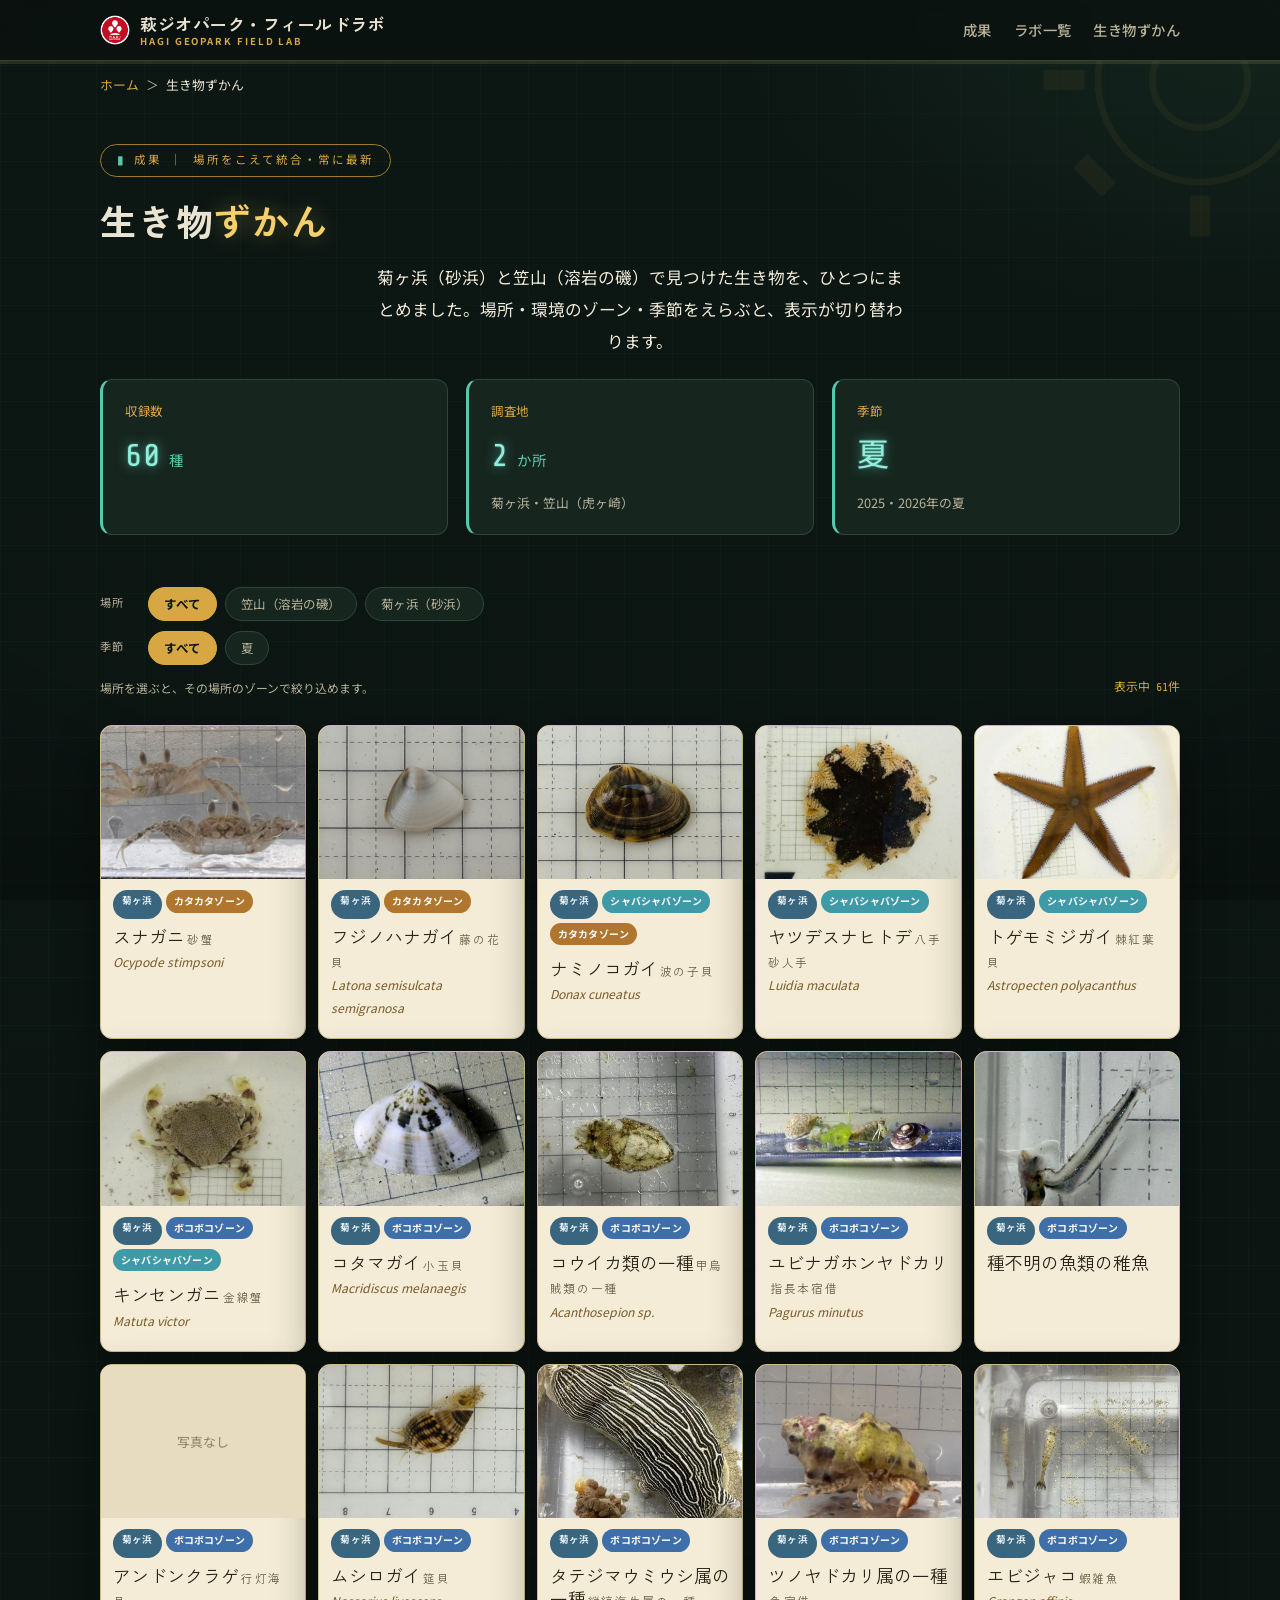
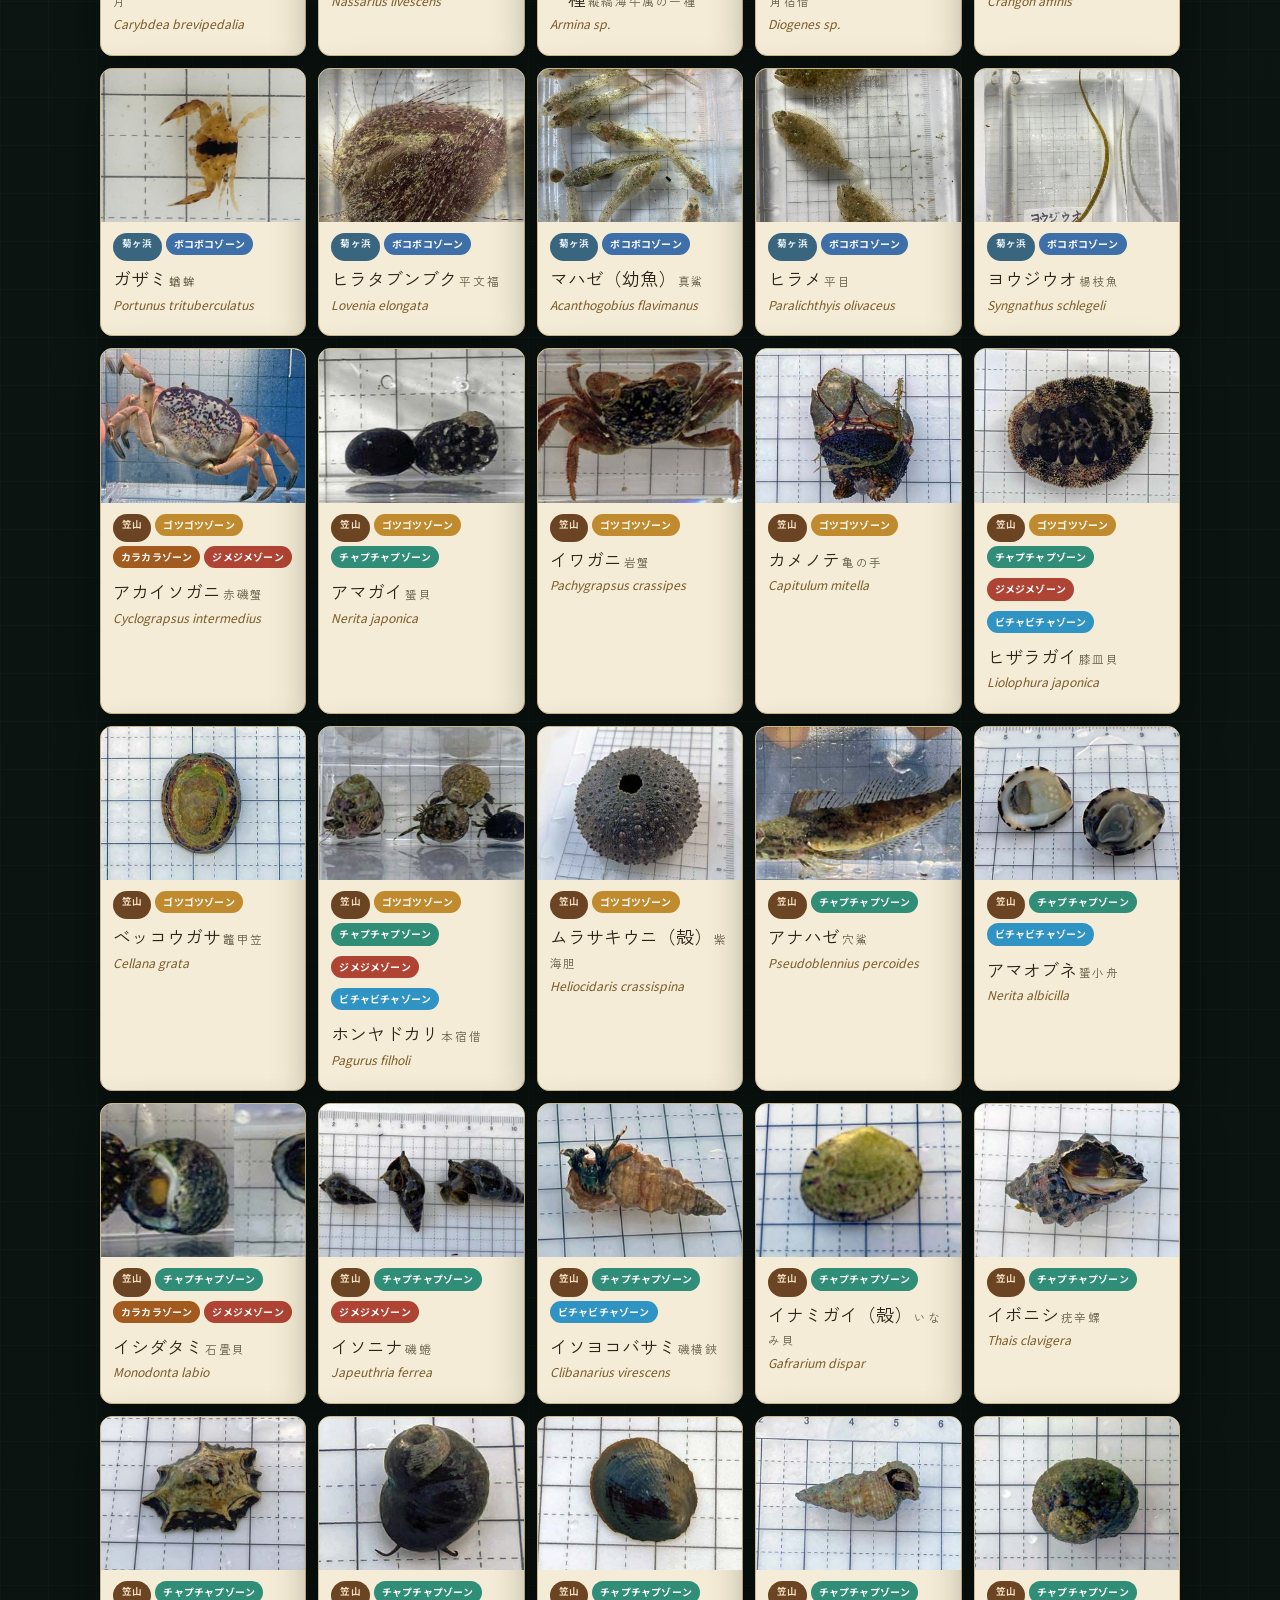
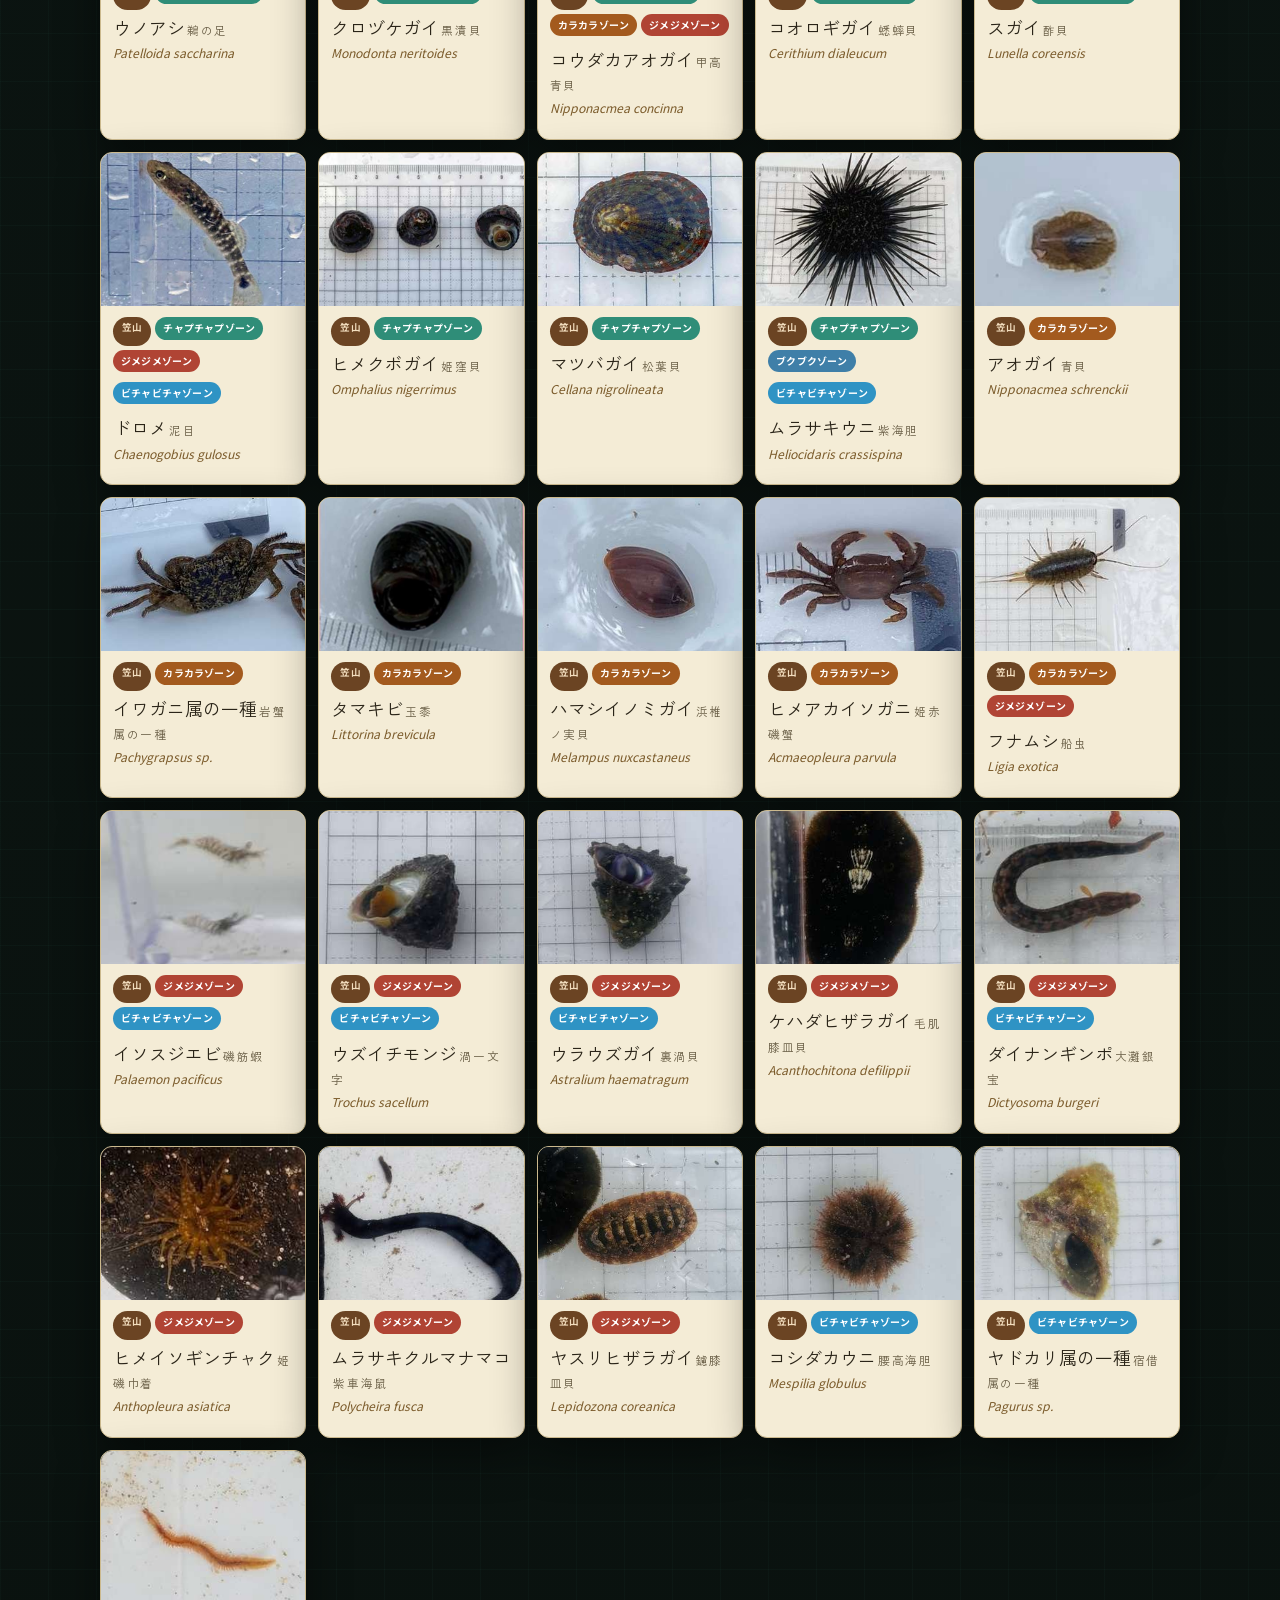
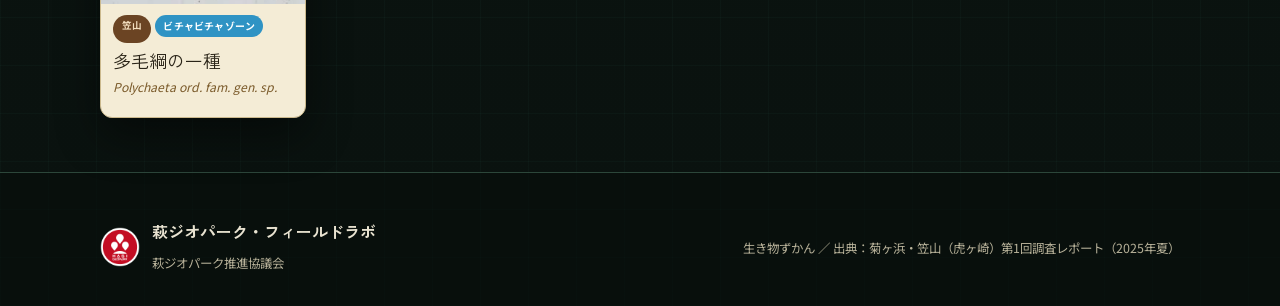
<file: labs/sunahama/zukan.html>
<!DOCTYPE html>
<html lang="ja">
<head>
<meta charset="UTF-8">
<meta name="viewport" content="width=device-width, initial-scale=1">
<title>生き物ずかん｜萩ジオパーク・フィールドラボ</title>
<!-- 個別ずかんは統合ずかんに集約しました。旧URL保全のため転送します。 -->
<link rel="canonical" href="../../zukan.html">
<meta http-equiv="refresh" content="0; url=../../zukan.html">
<script>location.replace('../../zukan.html');</script>
</head>
<body>
<p style="font-family:sans-serif;padding:24px">このページは<a href="../../zukan.html">生き物ずかん（統合）</a>に集約しました。自動で移動します。</p>
</body>
</html>
</file>
<file: assets/css/style.css>
/* =========================================================
   萩ジオパーク・フィールドラボ  design system
   二層構造: 暗い緑青のスチームパンク外殻 × 明るい野帳のデータ面
   ========================================================= */

@import url('https://fonts.googleapis.com/css2?family=Share+Tech+Mono&family=Zen+Kaku+Gothic+New:wght@500;700;900&display=swap');

:root{
  /* shell (dark, atmosphere) */
  --ink:        #0c1613;
  --ink-2:      #10201a;
  --panel:      #16261f;
  --panel-2:    #1d3229;
  --line:       #2c463a;
  --teal:       #2f8d78;
  --teal-glow:  #56c9ad;

  /* brass / gold */
  --brass:      #d7a744;
  --brass-hi:   #f4cf6b;
  --brass-dim:  #9c7a30;

  /* parchment (data surfaces) */
  --paper:      #f4ecd6;
  --paper-2:    #efe4c8;
  --paper-line: #ddceac;
  --paper-ink:  #302a20;
  --paper-sub:  #6a5f47;

  /* brand */
  --red:        #c30d23;

  /* text on dark */
  --fg:         #e9e3d1;
  --fg-dim:     #b7b199;

  --maxw: 1080px;
  --radius: 14px;
  --shadow: 0 18px 44px rgba(0,0,0,.45);

  /* 明朝は使わない（固い印象になるため全面禁止）。見出しもゴシックで統一 */
  --serif: "Zen Kaku Gothic New", "Noto Sans JP", sans-serif;
  --sans:  "Noto Sans JP", system-ui, sans-serif;
  --mono:  "Share Tech Mono", "Noto Sans JP", monospace;

  /* phosphor / instrument glow */
  --cyan:      #56c9ad;
  --cyan-hi:   #8ff0dc;
  --cyan-glow: rgba(111,230,214,.55);
  --brass-line:#6a5426;
}

*{ box-sizing:border-box; }
html{ scroll-behavior:smooth; -webkit-text-size-adjust:100%; }
body{
  margin:0;
  font-family:var(--sans);
  color:var(--fg);
  line-height:1.85;
  position:relative;
  background:
    radial-gradient(1200px 700px at 15% -10%, #1a3128 0%, transparent 60%),
    radial-gradient(1000px 600px at 100% 0%, #14261e 0%, transparent 55%),
    repeating-linear-gradient(0deg,  rgba(86,201,173,.03) 0 1px, transparent 1px 48px),
    repeating-linear-gradient(90deg, rgba(86,201,173,.03) 0 1px, transparent 1px 48px),
    linear-gradient(180deg, #0c1613 0%, #0a120f 100%);
  min-height:100vh;
}
/* vignette (behind content) */
body::before{
  content:""; position:fixed; inset:0; z-index:-1; pointer-events:none;
  background:radial-gradient(120% 90% at 50% 38%, transparent 56%, rgba(4,8,6,.62) 100%);
}
/* faint engraved gear, top-right */
body::after{
  content:""; position:fixed; top:-90px; right:-90px; width:340px; height:340px; z-index:-1; pointer-events:none;
  opacity:.06;
  background:url("data:image/svg+xml;utf8,<svg xmlns='http://www.w3.org/2000/svg' viewBox='0 0 100 100'><g fill='none' stroke='%23d7a744' stroke-width='2'><circle cx='50' cy='50' r='30'/><circle cx='50' cy='50' r='14'/></g><g fill='%23d7a744'><rect x='47' y='4' width='6' height='12'/><rect x='47' y='84' width='6' height='12'/><rect x='4' y='47' width='12' height='6'/><rect x='84' y='47' width='12' height='6'/><rect x='16' y='16' width='6' height='12' transform='rotate(45 19 22)'/><rect x='78' y='72' width='6' height='12' transform='rotate(45 81 78)'/><rect x='72' y='16' width='6' height='12' transform='rotate(-45 75 22)'/><rect x='16' y='72' width='6' height='12' transform='rotate(-45 19 78)'/></g></svg>") no-repeat center/contain;
}
img{ max-width:100%; height:auto; display:block; }
a{ color:var(--brass-hi); text-decoration:none; }
a:hover{ color:var(--brass); }

.wrap{ width:min(100% - 40px, var(--maxw)); margin-inline:auto; }
.narrow{ --maxw:820px; }

/* ---------- brass rule / motif ---------- */
.rule{
  height:2px; border:0; margin:0;
  background:linear-gradient(90deg, transparent, var(--brass-dim), var(--brass), var(--brass-dim), transparent);
  opacity:.6;
}

/* ================= top nav ================= */
.nav{
  position:sticky; top:0; z-index:50;
  background:rgba(10,18,15,.82);
  backdrop-filter:blur(9px);
  border-bottom:1px solid var(--line);
  box-shadow:0 3px 0 rgba(215,167,68,.16);
}
.nav__in{ display:flex; align-items:center; gap:16px; height:60px; }
.nav__brand{ display:flex; align-items:center; gap:10px; font-family:var(--serif); font-weight:700; color:var(--fg);
  letter-spacing:.03em; font-size:clamp(.9rem,3vw,1.06rem); line-height:1.25; }
.nav__brand img{ height:30px; width:auto; flex:none; }
.nav__brand small{ display:block; font-size:.6rem; letter-spacing:.2em; color:var(--brass); font-family:var(--sans); }
@media (max-width:420px){ .nav__brand small{ display:none; } }
.nav__links{ margin-left:auto; display:flex; gap:22px; align-items:center; }
.nav__links a{ color:var(--fg-dim); font-size:.9rem; font-weight:500; letter-spacing:.03em; }
.nav__links a:hover{ color:var(--brass-hi); }
.nav__toggle{ display:none; margin-left:auto; background:none; border:1px solid var(--line); color:var(--fg); border-radius:8px; padding:6px 10px; font-size:1.1rem; cursor:pointer; }

@media (max-width:760px){
  .nav__toggle{ display:block; }
  .nav__links{
    position:absolute; top:60px; left:0; right:0;
    flex-direction:column; gap:0; align-items:stretch;
    background:rgba(10,18,15,.97); border-bottom:1px solid var(--line);
    max-height:0; overflow:hidden; transition:max-height .3s ease;
  }
  .nav__links.open{ max-height:340px; }
  .nav__links a{ padding:13px 20px; border-top:1px solid var(--line); }
}

/* ================= hero (top) ================= */
.hero{ position:relative; overflow:hidden; }
.hero__img{ width:100%; height:auto; display:block; filter:saturate(1.05); }
.hero::after{
  content:""; position:absolute; inset:0;
  background:linear-gradient(180deg, rgba(8,16,13,.10) 30%, rgba(8,16,13,.65) 100%);
  pointer-events:none;
}
.hero__cap{
  position:absolute; left:0; right:0; bottom:18px; text-align:center; z-index:2;
  font-family:var(--serif); color:var(--brass-hi); letter-spacing:.14em;
  text-shadow:0 2px 12px rgba(0,0,0,.8); font-size:clamp(.8rem,2.4vw,1.15rem);
}

/* ================= section ================= */
section{ padding:64px 0; }
section.tight{ padding:44px 0; }
.eyebrow{
  display:inline-block; font-size:.72rem; letter-spacing:.32em; color:var(--brass);
  border:1px solid var(--brass-dim); border-radius:30px; padding:5px 16px; margin-bottom:18px;
  text-transform:uppercase;
}
h1,h2,h3,h4{ font-family:var(--serif); font-weight:700; line-height:1.4; }
.sec-title{
  font-size:clamp(1.5rem,4vw,2.3rem); margin:0 0 8px; color:var(--fg);
  letter-spacing:.03em;
}
.sec-title .accent{ color:var(--brass-hi); text-shadow:0 0 22px rgba(244,207,107,.35); }
.sec-lead{ color:var(--fg-dim); max-width:62ch; margin:0 auto 6px; }
.center{ text-align:center; }
.center .sec-lead{ margin-inline:auto; }

/* glowing lantern bullet before section titles */
.kicker{ display:flex; align-items:center; gap:12px; justify-content:center; margin-bottom:26px; }
.kicker::before,.kicker::after{ content:""; height:1px; width:min(120px,18vw); background:linear-gradient(90deg,transparent,var(--brass-dim)); }
.kicker::after{ background:linear-gradient(90deg,var(--brass-dim),transparent); }
.kicker span{ color:var(--brass); font-size:.78rem; letter-spacing:.3em; }

/* ================= prose (dark) ================= */
.prose p{ margin:0 0 1.1em; color:var(--fg); }
.prose .lead{ font-size:1.12rem; color:#f0ead9; }

/* ================= lab cards (top) ================= */
.lab-grid{ display:grid; grid-template-columns:repeat(3,1fr); gap:24px; }
@media (max-width:820px){ .lab-grid{ grid-template-columns:1fr; max-width:460px; margin-inline:auto; } }
.lab-card{
  position:relative; display:block; border-radius:var(--radius); overflow:hidden;
  background:var(--panel); border:1px solid var(--line);
  box-shadow:var(--shadow); transition:transform .25s, border-color .25s;
}
.lab-card:hover{ transform:translateY(-6px); border-color:var(--brass-dim); }
.lab-card__ph{ aspect-ratio:16/10; overflow:hidden; }
.lab-card__ph img{ width:100%; height:100%; object-fit:cover; transition:transform .5s; }
.lab-card:hover .lab-card__ph img{ transform:scale(1.06); }
.lab-card__body{ padding:18px 20px 22px; }
.lab-card__tag{ font-size:.68rem; letter-spacing:.2em; color:var(--brass); }
.lab-card__title{ font-family:var(--serif); font-weight:700; font-size:1.5rem; color:var(--fg); margin:0 0 8px; line-height:1.35; }
.lab-card__hook{ font-size:.9rem; color:var(--fg-dim); margin:0 0 14px; min-height:2.6em; }
.lab-card__meta{ display:flex; flex-wrap:wrap; gap:8px; font-size:.72rem; color:var(--fg-dim); }
.lab-card__meta b{ color:var(--teal-glow); font-weight:600; }
.lab-card__go{ margin-top:14px; font-size:.85rem; color:var(--brass-hi); }
.badge-live{ display:inline-block; background:var(--red); color:#fff; font-size:.62rem; letter-spacing:.12em; padding:2px 8px; border-radius:20px; vertical-align:middle; margin-left:6px; }

/* ================= role cards ================= */
.role-grid{ display:grid; grid-template-columns:repeat(5,1fr); gap:14px; }
@media (max-width:900px){ .role-grid{ grid-template-columns:repeat(2,1fr); } }
.role{
  background:linear-gradient(180deg,var(--panel),var(--ink-2));
  border:1px solid var(--line); border-radius:12px; padding:20px 14px; text-align:center;
}
.role__en{ font-size:.6rem; letter-spacing:.18em; color:var(--brass); text-transform:uppercase; }
.role__jp{ font-family:var(--serif); font-size:1.05rem; color:var(--fg); margin:6px 0 8px; }
.role__desc{ font-size:.76rem; color:var(--fg-dim); line-height:1.7; }
.role.is-star{ border-color:var(--brass-dim); box-shadow:0 0 0 1px rgba(215,167,68,.22), var(--shadow); }
.role.is-star .role__jp{ color:var(--brass-hi); }

/* ================= flow steps ================= */
.flow{ display:flex; flex-wrap:wrap; gap:12px; justify-content:center; align-items:stretch; }
.flow__step{ flex:1 1 180px; max-width:220px; background:var(--panel); border:1px solid var(--line); border-radius:12px; padding:16px; text-align:center; position:relative; }
.flow__n{ font-family:var(--serif); color:var(--brass); font-size:.8rem; letter-spacing:.2em; }
.flow__t{ font-family:var(--serif); color:var(--fg); font-size:1.05rem; margin:4px 0 6px; }
.flow__d{ font-size:.76rem; color:var(--fg-dim); }
.flow__step:not(:last-child)::after{ content:"\203A"; position:absolute; right:-11px; top:50%; transform:translateY(-50%); color:var(--brass-dim); font-size:1.4rem; }
@media (max-width:820px){ .flow__step:not(:last-child)::after{ content:""; } }

/* ================= stats ================= */
.stats{ display:grid; grid-template-columns:repeat(3,1fr); gap:18px; }
@media (max-width:760px){ .stats{ grid-template-columns:1fr; max-width:420px; margin-inline:auto; } }
.stat{ background:var(--panel); border:1px solid var(--line); border-left:3px solid var(--brass); border-radius:12px; padding:20px 22px; }
.stat__lab{ font-size:.78rem; color:var(--brass); letter-spacing:.05em; }
.stat__big{ font-family:var(--serif); font-size:2rem; color:var(--fg); margin:4px 0; }
.stat__big small{ font-size:.9rem; color:var(--fg-dim); }
.stat__note{ font-size:.8rem; color:var(--fg-dim); }

/* =========================================================
   LAB PAGE  (parchment data surfaces)
   ========================================================= */

.lab-hero{ position:relative; padding:0; }
.lab-hero__ph{ height:clamp(220px,42vw,420px); overflow:hidden; position:relative; }
.lab-hero__ph img{ width:100%; height:100%; object-fit:cover; }
.lab-hero__ph::after{ content:""; position:absolute; inset:0; background:linear-gradient(180deg,rgba(8,16,13,.28),rgba(8,16,13,.82)); }
.lab-hero__cap{ position:absolute; left:0; right:0; bottom:0; z-index:2; padding:28px 0 30px; }
.lab-hero__tag{ font-size:.72rem; letter-spacing:.24em; color:var(--brass); }
.lab-hero__title{ font-size:clamp(1.7rem,5vw,3rem); color:#fff; margin:8px 0 6px; text-shadow:0 3px 18px rgba(0,0,0,.7); }
.lab-hero__lead{ color:var(--fg); max-width:60ch; }
.lab-hero__partners{ margin:6px 0 0; font-size:1rem; color:var(--fg); text-shadow:0 2px 10px rgba(0,0,0,.7); }
.lab-hero__partners b{ font-weight:500; color:var(--brass-hi); margin-right:6px; }

/* parchment panel */
.panel{
  background:linear-gradient(180deg,var(--paper),#efe4c8);
  color:var(--paper-ink);
  border-radius:var(--radius);
  border:1px solid #cbb98d;
  box-shadow:var(--shadow), inset 0 0 0 1px rgba(255,255,255,.35);
  padding:30px clamp(20px,4vw,42px);
}
.panel h2,.panel h3,.panel h4{ color:#2a2418; }
.panel .panel-title{
  font-size:1.4rem; margin:0 0 4px; position:relative; display:inline-block;
}
.panel .panel-title::after{
  content:""; display:block; height:6px; margin-top:4px;
  background:url("data:image/svg+xml;utf8,<svg xmlns='http://www.w3.org/2000/svg' width='120' height='6'><path d='M0 3 Q10 0 20 3 T40 3 T60 3 T80 3 T100 3 T120 3' fill='none' stroke='%23c30d23' stroke-width='2'/></svg>") repeat-x left center;
  opacity:.7;
}
.panel p{ color:#38311f; }
.panel-sub{ color:var(--paper-sub); font-size:.82rem; letter-spacing:.04em; }
.lab-section{ padding:34px 0; }
.lab-section > .wrap > .panel{ margin-top:0; }
.section-head{ margin-bottom:18px; text-align:center; }
.section-head .n{ font-family:var(--serif); color:var(--brass); font-size:.8rem; letter-spacing:.2em; }
.section-head h2{ color:var(--fg); font-size:clamp(1.3rem,3.4vw,1.9rem); margin:4px 0 0; }

/* 調査概要 dl */
.meta{ display:grid; grid-template-columns:auto 1fr; gap:0; }
.meta > dt{ font-weight:700; color:#2a2418; padding:11px 18px 11px 0; border-bottom:1px dashed var(--paper-line); white-space:nowrap; }
.meta > dd{ margin:0; padding:11px 0; border-bottom:1px dashed var(--paper-line); color:#38311f; }
.meta > dd:last-of-type,.meta > dt:last-of-type{ border-bottom:0; }
.roster{ display:flex; flex-wrap:wrap; gap:6px 10px; }
.roster .r{ font-size:.85rem; }
.roster .role-pill{ display:inline-block; font-size:.66rem; letter-spacing:.08em; background:#2a2418; color:var(--paper); border-radius:20px; padding:1px 9px; margin-right:5px; }
.roster .role-pill.star{ background:var(--red); }

/* gallery */
.gallery{ display:grid; grid-template-columns:repeat(4,1fr); gap:10px; }
@media (max-width:820px){ .gallery{ grid-template-columns:repeat(2,1fr); } }
.gallery img{ width:100%; aspect-ratio:4/3; object-fit:cover; border-radius:9px; border:2px solid rgba(255,255,255,.06); cursor:pointer; transition:transform .25s, border-color .25s; }
.gallery img:hover{ transform:scale(1.03); border-color:var(--brass); }

.figure{ margin:0; }
.figure img{ width:100%; border-radius:12px; border:1px solid var(--line); background:#0d1a15; }
.figure figcaption{ font-size:.8rem; color:var(--fg-dim); margin-top:8px; text-align:center; }
.figure--paper img{ border-color:#cbb98d; }
.two-col{ display:grid; grid-template-columns:1fr 1fr; gap:22px; align-items:start; }
@media (max-width:760px){ .two-col{ grid-template-columns:1fr; } }

/* ================= zone strip (SVG diagram + cards) ================= */
.zones{ display:grid; gap:14px; grid-template-columns:repeat(var(--zc,4),1fr); }
@media (max-width:820px){ .zones{ grid-template-columns:repeat(2,1fr); } }
@media (max-width:480px){ .zones{ grid-template-columns:1fr; } }
.zone{ border-radius:12px; padding:14px; color:#fff; border:1px solid rgba(255,255,255,.12); }
.zone h4{ margin:0 0 2px; font-size:1.05rem; }
.zone .z-sub{ font-size:.72rem; opacity:.9; }
.zone ul{ margin:8px 0 0; padding-left:18px; font-size:.8rem; line-height:1.6; }
.zone img{ border-radius:8px; margin-top:10px; height:104px; object-fit:cover; width:100%; }
.z-sara{ background:linear-gradient(160deg,#c98b3a,#a96e28); }
.z-kata{ background:linear-gradient(160deg,#cf5b3a,#a83f26); }
.z-shaba{ background:linear-gradient(160deg,#e0902f,#b96f1e); }
.z-boko{ background:linear-gradient(160deg,#2f8fb0,#1f6f8c); }
.z-gotsu{ background:linear-gradient(160deg,#c08a2e,#9c6f24); }
.z-chap{ background:linear-gradient(160deg,#2f8d78,#246e5e); }
.z-buku{ background:linear-gradient(160deg,#3f7fa8,#2f6486); }

/* ================= data table ================= */
.table-scroll{ overflow-x:auto; -webkit-overflow-scrolling:touch; border-radius:10px; }
table.data{ width:100%; border-collapse:collapse; font-size:.82rem; background:var(--paper); color:var(--paper-ink); min-width:520px; }
table.data caption{ text-align:left; font-weight:700; color:#2a2418; padding:0 0 8px; }
table.data th,table.data td{ padding:8px 12px; border-bottom:1px solid var(--paper-line); text-align:left; }
table.data thead th{ background:#2a2418; color:var(--paper); font-weight:600; position:sticky; top:0; }
table.data tbody tr:nth-child(even){ background:#efe4c7; }
table.data td.num{ text-align:right; font-variant-numeric:tabular-nums; }
table.data tr.hot td{ color:#a5341c; font-weight:700; }
table.data tr.cold td{ color:#1c6f8c; font-weight:700; }
.zonecell{ background:#2a2418 !important; color:var(--paper) !important; font-weight:700; vertical-align:middle; }

/* ================= bar chart (CSS) ================= */
.chart{ background:var(--paper); border-radius:12px; padding:22px 18px 14px; border:1px solid #cbb98d; }
.chart h4{ color:#2a2418; margin:0 0 14px; font-size:1rem; }
.bars{ display:flex; align-items:flex-end; gap:6px; height:230px; padding-left:34px; position:relative; }
.bars::before,.bars .axis{ }
.bar{ flex:1; display:flex; flex-direction:column; justify-content:flex-end; align-items:center; height:100%; position:relative; }
.bar .col{ width:76%; border-radius:4px 4px 0 0; background:#9a9385; position:relative; transition:height .8s ease; }
.bar.is-cold .col{ background:linear-gradient(180deg,#39a0c4,#1f6f8c); }
.bar .v{ position:absolute; top:-18px; left:50%; transform:translateX(-50%); font-size:.62rem; color:#2a2418; font-variant-numeric:tabular-nums; }
.bar .x{ margin-top:6px; font-size:.58rem; color:var(--paper-sub); writing-mode:vertical-rl; white-space:nowrap; height:44px; }
.chart .yaxis{ position:absolute; left:0; }
.chart-legend{ display:flex; gap:16px; font-size:.72rem; color:#4a4130; margin-top:12px; flex-wrap:wrap; }
.chart-legend i{ display:inline-block; width:12px; height:12px; border-radius:3px; margin-right:5px; vertical-align:-1px; }
.lg-cold{ background:linear-gradient(180deg,#39a0c4,#1f6f8c); }
.lg-norm{ background:#9a9385; }

/* ================= zukan (species) ================= */
.zukan{ display:grid; grid-template-columns:repeat(auto-fill,minmax(196px,1fr)); gap:12px; }
@media (max-width:480px){ .zukan{ grid-template-columns:repeat(2,1fr); } }
.sp{
  background:var(--paper); border-radius:12px; overflow:hidden;
  border:1px solid #cbb98d; box-shadow:var(--shadow); display:flex; flex-direction:column;
}
.sp__ph{ aspect-ratio:4/3; background:#0d1a15; overflow:hidden; position:relative; }
.sp__ph img{ width:100%; height:100%; object-fit:cover; cursor:pointer; }
.sp__ph.noimg{ display:flex; align-items:center; justify-content:center; color:#8a7f63; font-size:.8rem; background:#e7dcc0; }
.sp__ph .count{ position:absolute; right:8px; bottom:8px; background:rgba(42,36,24,.86); color:var(--paper); font-size:.66rem; padding:2px 9px; border-radius:20px; }
.sp__body{ padding:12px 14px 14px; }
.sp__jp{ font-family:var(--serif); font-size:1.12rem; color:#2a2418; line-height:1.3; }
.sp__kanji{ font-size:.72rem; color:var(--paper-sub); letter-spacing:.14em; margin-left:2px; }
.sp__sci{ font-style:italic; font-size:.78rem; color:#7a5a2a; margin:2px 0 6px; }
.sp__tax{ font-size:.66rem; color:var(--paper-sub); border-top:1px dashed var(--paper-line); padding-top:7px; margin-top:2px; line-height:1.6; }
.sp__facts{ list-style:none; margin:8px 0 0; padding:0; font-size:.75rem; color:#38311f; }
.sp__facts li{ display:flex; gap:6px; padding:1px 0; }
.sp__facts b{ color:#6a5f47; font-weight:600; min-width:3.6em; }
.zone-label{ grid-column:1/-1; display:flex; align-items:center; gap:10px; margin:8px 0 -4px; }
.zone-label .chip{ color:#fff; font-size:.78rem; padding:4px 14px; border-radius:20px; font-family:var(--serif); }
.zone-label small{ color:var(--fg-dim); font-size:.76rem; }

/* consideration / comment block */
.comment{ border-left:4px solid var(--brass); padding:4px 0 4px 20px; }
.comment .sign{ text-align:right; font-family:var(--serif); color:#2a2418; margin-top:10px; }
.social-hint{
  background:linear-gradient(180deg,#1c3a30,#152a23); border:1px solid var(--line);
  border-left:3px solid var(--teal); border-radius:12px; padding:20px 24px; color:var(--fg);
}
.social-hint b{ color:var(--teal-glow); }

/* ================= footer ================= */
.foot{ border-top:1px solid var(--line); background:rgba(8,14,11,.6); padding:44px 0 30px; margin-top:20px; }
.foot__in{ display:flex; flex-wrap:wrap; gap:24px; align-items:center; justify-content:space-between; }
.foot__brand{ display:flex; align-items:center; gap:12px; }
.foot__brand img{ height:40px; }
.foot__brand b{ font-family:var(--serif); color:var(--fg); }
.foot small{ color:var(--fg-dim); font-size:.78rem; line-height:1.8; }
.foot a{ color:var(--brass); }
.backlink{ color:var(--brass-hi); font-size:.86rem; }

/* ================= lightbox ================= */
.lb{ position:fixed; inset:0; z-index:100; background:rgba(6,10,8,.9); display:none; align-items:center; justify-content:center; padding:24px; }
.lb.open{ display:flex; }
.lb img{ max-width:94vw; max-height:90vh; border-radius:8px; box-shadow:0 20px 60px rgba(0,0,0,.6); }
.lb__x{ position:absolute; top:18px; right:24px; color:#fff; font-size:2rem; cursor:pointer; background:none; border:0; }

/* reveal */
.reveal{ opacity:0; transform:translateY(22px); transition:opacity .7s ease, transform .7s ease; }
.reveal.in{ opacity:1; transform:none; }

/* ================= breadcrumb ================= */
.crumbs{ font-size:.8rem; color:var(--fg-dim); padding:14px 0 0; }
.crumbs a{ color:var(--brass); }
.crumbs span{ color:var(--fg); }

/* ================= hub: deliverable feature card ================= */
.deliver-card{
  display:grid; grid-template-columns:1.1fr 1fr; gap:0; overflow:hidden;
  border-radius:var(--radius); border:1px solid var(--brass-dim);
  background:linear-gradient(180deg,var(--panel),var(--ink-2));
  box-shadow:var(--shadow); text-decoration:none;
}
@media (max-width:720px){ .deliver-card{ grid-template-columns:1fr; } }
.deliver-card__ph{ position:relative; min-height:220px; overflow:hidden; }
.deliver-card__ph img{ width:100%; height:100%; object-fit:cover; }
.deliver-card__body{ padding:26px clamp(20px,4vw,34px); }
.deliver-card__kicker{ font-size:.7rem; letter-spacing:.24em; color:var(--brass); }
.deliver-card__title{ font-family:var(--serif); font-size:clamp(1.5rem,4vw,2.2rem); color:var(--brass-hi); margin:8px 0 6px; text-shadow:0 0 22px rgba(244,207,107,.28); }
.deliver-card__desc{ color:var(--fg-dim); font-size:.92rem; margin:0 0 16px; }
.deliver-card__go{ display:inline-block; margin-top:6px; color:var(--brass-hi); font-weight:600; }
.deliver-card:hover .deliver-card__ph img{ transform:scale(1.05); transition:transform .5s; }

/* status strip (収録状況) */
.status{ display:flex; flex-wrap:wrap; gap:10px 26px; margin:14px 0 0; }
.status .s{ }
.status .s b{ display:block; font-family:var(--serif); font-size:1.5rem; color:var(--brass-hi); line-height:1.2; }
.status .s span{ font-size:.72rem; color:var(--fg-dim); letter-spacing:.05em; }

/* report list */
.report-list{ display:flex; flex-direction:column; gap:12px; }
.report-item{
  display:flex; align-items:center; gap:16px; text-decoration:none;
  background:var(--panel); border:1px solid var(--line); border-radius:12px;
  padding:16px 20px; transition:border-color .25s, transform .2s;
}
.report-item:hover{ border-color:var(--brass-dim); transform:translateX(4px); }
.report-item__no{ font-family:var(--serif); font-weight:700; color:var(--brass-hi); font-size:1.15rem; min-width:56px; }
.report-item__body{ flex:1; }
.report-item__t{ color:var(--fg); font-weight:600; }
.report-item__d{ font-size:.78rem; color:var(--fg-dim); }
.report-item__go{ color:var(--brass); }
.report-upcoming{ font-size:.82rem; color:var(--fg-dim); padding:12px 20px; border:1px dashed var(--line); border-radius:12px; text-align:center; }

/* deliverable page note */
.note{
  background:linear-gradient(180deg,#25321d,#1b2616); border:1px solid var(--line);
  border-left:3px solid var(--brass); border-radius:12px; padding:16px 22px; color:var(--fg); font-size:.9rem;
}
.note b{ color:var(--brass-hi); }

/* report banner (回) */
.report-band{ display:inline-flex; align-items:baseline; gap:12px; }
.report-band .r-no{ font-family:var(--serif); font-size:1.1rem; color:var(--brass-hi); }
.reflected{ text-align:center; }
.reflected a{ display:inline-block; margin-top:6px; border:1px solid var(--brass-dim); border-radius:30px; padding:10px 22px; color:var(--brass-hi); font-weight:600; }
.reflected a:hover{ background:rgba(215,167,68,.12); }

/* 初出 tag on species */
.sp__first{ display:inline-block; font-size:.62rem; letter-spacing:.08em; color:var(--paper-sub); border:1px solid var(--paper-line); border-radius:20px; padding:1px 8px; margin-top:8px; }

/* =========================================================
   SF / 計器室レイヤー（Nautilus instrument room）
   ========================================================= */

/* technical mono labels */
.eyebrow, .section-head .n, .kicker span, .lab-card__tag,
.deliver-card__kicker, .lab-hero__tag, .crumbs, .archive__tag, .archive__go{
  font-family:var(--mono); font-weight:400;
}
.eyebrow{ text-transform:none; letter-spacing:.18em; }
.section-head .n::before{ content:"// "; color:var(--brass-dim); }

/* phosphor readouts on all big numbers */
.stat__big, .status .s b, .readout{
  font-family:var(--mono); color:var(--cyan-hi);
  text-shadow:0 0 12px var(--cyan-glow), 0 0 2px rgba(143,240,220,.6);
  letter-spacing:.02em;
}
.stat__big small, .status .s b span{ color:var(--cyan); text-shadow:none; }
.stat{ border-left-color:var(--cyan); }

/* instrument framing: brass ring + engraved inner border + corner rivets */
.panel, .deliver-card{ position:relative; }
.panel{ box-shadow:0 0 0 3px rgba(20,30,25,.55), var(--shadow), inset 0 0 0 1px rgba(255,255,255,.35); }
.deliver-card{ box-shadow:0 0 0 3px rgba(20,30,25,.55), var(--shadow); }
.panel::before, .deliver-card::before, .archive::before{
  content:""; position:absolute; inset:8px; border-radius:9px; pointer-events:none;
  border:1px solid rgba(140,110,50,.42);
  background:
    radial-gradient(circle at 7px 7px, #b98f38 0 2.2px, transparent 3px),
    radial-gradient(circle at calc(100% - 7px) 7px, #b98f38 0 2.2px, transparent 3px),
    radial-gradient(circle at 7px calc(100% - 7px), #b98f38 0 2.2px, transparent 3px),
    radial-gradient(circle at calc(100% - 7px) calc(100% - 7px), #b98f38 0 2.2px, transparent 3px);
  background-repeat:no-repeat;
}
.deliver-card::before, .archive::before{ border-color:rgba(215,167,68,.3); }
.deliver-card__body, .panel > *{ position:relative; z-index:1; }

/* porthole (円窓) */
.porthole{ position:relative; border-radius:50%; overflow:hidden; aspect-ratio:1/1;
  box-shadow:0 0 0 4px #241b10, 0 0 0 8px var(--brass-dim), 0 0 0 10px #12100a,
    inset 0 0 44px rgba(0,0,0,.55); }
.porthole img{ width:100%; height:100%; object-fit:cover; }
.porthole::after{ content:""; position:absolute; inset:0; border-radius:50%; pointer-events:none;
  box-shadow:inset 0 10px 26px rgba(255,255,255,.13), inset 0 -14px 32px rgba(0,0,0,.5); }
/* rivets around the ring */
.porthole--riv::before{ content:""; position:absolute; inset:-9px; border-radius:50%; pointer-events:none; z-index:2;
  background:
    radial-gradient(circle at 50% 3px, #e7c26a 0 2px, transparent 2.6px),
    radial-gradient(circle at 50% calc(100% - 3px), #e7c26a 0 2px, transparent 2.6px),
    radial-gradient(circle at 3px 50%, #e7c26a 0 2px, transparent 2.6px),
    radial-gradient(circle at calc(100% - 3px) 50%, #e7c26a 0 2px, transparent 2.6px);
  background-repeat:no-repeat; }

/* rivet divider */
.rivets{ display:flex; align-items:center; justify-content:center; gap:14px; padding:6px 0; }
.rivets::before, .rivets::after{ content:""; height:2px; flex:1;
  background:linear-gradient(90deg,transparent,var(--brass-dim),transparent); }
.rivets i{ width:8px; height:8px; border-radius:50%;
  background:radial-gradient(circle at 35% 35%, var(--brass-hi), var(--brass-dim));
  box-shadow:0 0 7px rgba(215,167,68,.45); }

/* ===== TOP: archive consoles (成果物ファースト) ===== */
.archive-grid{ display:grid; grid-template-columns:repeat(2,1fr); gap:24px; max-width:760px; margin-inline:auto; }
@media (max-width:860px){ .archive-grid{ grid-template-columns:1fr; max-width:440px; margin-inline:auto; } }
.archive{ position:relative; text-decoration:none; display:flex; flex-direction:column; align-items:center; text-align:center;
  background:linear-gradient(180deg,#182b23,#0e1a15); border:1px solid var(--brass-dim); border-radius:16px;
  padding:26px 22px 24px; box-shadow:0 0 0 3px rgba(20,30,25,.55), var(--shadow);
  transition:transform .25s, box-shadow .25s; }
.archive:hover{ transform:translateY(-7px); box-shadow:0 0 0 3px rgba(20,30,25,.55), 0 0 34px rgba(111,230,214,.16), var(--shadow); }
.archive > *{ position:relative; z-index:1; }
.archive__ph{ width:158px; max-width:60%; margin-bottom:16px; }
.archive__tag{ font-size:.64rem; letter-spacing:.2em; color:var(--brass); }
.archive__title{ font-family:var(--serif); font-size:1.55rem; color:var(--brass-hi); margin:8px 0 3px;
  text-shadow:0 0 20px rgba(244,207,107,.28); }
.archive__type{ font-size:.72rem; color:var(--fg-dim); letter-spacing:.06em; margin-bottom:12px; }
.archive__readout{ font-family:var(--mono); color:var(--cyan-hi); font-size:2.1rem; line-height:1;
  text-shadow:0 0 14px var(--cyan-glow); }
.archive__readout small{ font-size:.8rem; color:var(--cyan); text-shadow:none; margin-left:2px; }
.archive__unit{ font-size:.66rem; color:var(--fg-dim); letter-spacing:.16em; margin-top:4px; }
.archive__desc{ font-size:.82rem; color:var(--fg-dim); margin:14px 0 16px; min-height:3.4em; }
.archive__go{ font-size:.82rem; letter-spacing:.1em; color:var(--cyan-hi); text-shadow:0 0 8px var(--cyan-glow); margin-top:auto; }

/* hero system strip */
.sysbar{ font-family:var(--mono); font-size:.7rem; letter-spacing:.18em; color:var(--cyan);
  background:rgba(8,16,13,.7); border-bottom:1px solid var(--line); padding:7px 0; }
.sysbar .dot{ color:#7bE0a0; }
.sysbar b{ color:var(--brass); font-weight:400; }

/* =========================================================
   SF++ / HUD 計器室（extreme）
   ========================================================= */

/* corner brackets (HUD) */
.archive::after, .deliver-card::after, .console-dark::after, .chart::after, .hero::before{
  content:""; position:absolute; inset:6px; pointer-events:none; z-index:3; opacity:.6;
  background:
    linear-gradient(var(--cyan),var(--cyan)) 0 0/16px 2px no-repeat,
    linear-gradient(var(--cyan),var(--cyan)) 0 0/2px 16px no-repeat,
    linear-gradient(var(--cyan),var(--cyan)) 100% 0/16px 2px no-repeat,
    linear-gradient(var(--cyan),var(--cyan)) 100% 0/2px 16px no-repeat,
    linear-gradient(var(--cyan),var(--cyan)) 0 100%/16px 2px no-repeat,
    linear-gradient(var(--cyan),var(--cyan)) 0 100%/2px 16px no-repeat,
    linear-gradient(var(--cyan),var(--cyan)) 100% 100%/16px 2px no-repeat,
    linear-gradient(var(--cyan),var(--cyan)) 100% 100%/2px 16px no-repeat;
}
.hero{ position:relative; }
.hero::before{ inset:14px; z-index:3; opacity:.7; }

/* blinking status LED */
@keyframes blink{ 0%,100%{opacity:1} 50%{opacity:.2} }
@keyframes flick{ 0%,100%{opacity:1} 47%{opacity:.86} 48%{opacity:1} 92%{opacity:.9} }
.led{ display:inline-block; width:8px; height:8px; border-radius:50%;
  background:#7be0a0; box-shadow:0 0 9px #7be0a0; animation:blink 1.8s steps(1,end) infinite; vertical-align:middle; }
.led.amber{ background:var(--brass-hi); box-shadow:0 0 9px var(--brass); animation-duration:2.6s; }
.led.red{ background:#ff5a4d; box-shadow:0 0 9px #ff5a4d; animation-duration:1.1s; }

/* HUD markers on section labels */
.kicker span::before{ content:"▮ "; color:var(--cyan); }
.eyebrow::before{ content:"▮ "; color:var(--cyan); }

/* bracketed HUD links */
.archive__go, .deliver-card__go, .reflected a, .backlink{ font-family:var(--mono); letter-spacing:.06em; }
.archive__go::before, .deliver-card__go::before{ content:"[ "; color:var(--cyan); }
.archive__go::after, .deliver-card__go::after{ content:" ]"; color:var(--cyan); }
.archive:hover .archive__go, .deliver-card:hover .deliver-card__go{ text-shadow:0 0 12px var(--cyan-glow); }

/* telemetry sysbar (multi-field) */
.sysbar{ animation:flick 6s infinite; }
.sysbar .wrap{ display:flex; flex-wrap:wrap; gap:6px 22px; align-items:center; }
.sysbar .f{ display:inline-flex; align-items:center; gap:7px; }
.sysbar .k{ color:var(--brass); }
.sysbar .v{ color:var(--cyan-hi); }

/* dark instrument console */
.console-dark{ position:relative; background:linear-gradient(180deg,#0e1a15,#091210);
  border:1px solid var(--brass-dim); border-radius:14px; padding:24px clamp(16px,3vw,26px);
  box-shadow:0 0 0 3px rgba(20,30,25,.55), inset 0 0 46px rgba(0,0,0,.55), 0 0 30px rgba(111,230,214,.06); }
.console-dark > *{ position:relative; z-index:1; }
.console-head{ display:flex; align-items:center; gap:12px; margin-bottom:14px; flex-wrap:wrap; }
.console-head .tag{ font-family:var(--mono); font-size:.7rem; letter-spacing:.18em; color:var(--cyan); }
.console-head h3{ font-family:var(--serif); color:var(--fg); font-size:1.2rem; margin:0; }
.console-head .status{ margin-left:auto; font-family:var(--mono); font-size:.66rem; color:var(--fg-dim); letter-spacing:.14em; }

/* dual readout row */
.readouts{ display:flex; flex-wrap:wrap; gap:10px 30px; }
.readouts .ro b{ font-family:var(--mono); color:var(--cyan-hi); font-size:1.9rem; line-height:1;
  text-shadow:0 0 13px var(--cyan-glow); display:block; }
.readouts .ro span{ font-family:var(--mono); font-size:.64rem; letter-spacing:.14em; color:var(--fg-dim); }

/* ===== line chart (logger telemetry) ===== */
.telemetry{ position:relative; }
.telemetry svg{ width:100%; height:auto; display:block; }
.tele-grid line{ stroke:rgba(111,230,214,.14); stroke-width:1; }
.tele-axis{ stroke:rgba(215,167,68,.5); stroke-width:1.4; }
.tele-lab{ fill:var(--fg-dim); font-family:"Share Tech Mono",monospace; font-size:15px; }
.tele-line{ fill:none; stroke-width:1.8; filter:drop-shadow(0 0 4px currentColor); }
.tele-watermark{ fill:rgba(255,90,77,.9); font-family:"Share Tech Mono",monospace; font-size:12px; letter-spacing:.3em; }
.tele-legend{ display:flex; flex-wrap:wrap; gap:6px 16px; margin-top:12px; font-family:var(--mono); font-size:.7rem; color:var(--fg-dim); }
.tele-legend i{ width:14px; height:3px; display:inline-block; vertical-align:middle; margin-right:6px; border-radius:2px; }
.samplebadge{ display:inline-block; font-family:var(--mono); font-size:.64rem; letter-spacing:.2em;
  color:#ff9a4d; border:1px solid rgba(255,120,60,.5); border-radius:20px; padding:3px 12px; margin-left:auto; }

/* layer heading (源流/影響) */
.layer-tab{ display:inline-flex; align-items:center; gap:10px; font-family:var(--mono);
  font-size:.72rem; letter-spacing:.18em; color:var(--cyan); border-left:3px solid var(--cyan);
  padding:2px 0 2px 12px; margin-bottom:6px; }
.layer-tab.influence{ color:var(--brass-hi); border-left-color:var(--brass); }

/* telemetry hover tooltip */
.tele-cross{ stroke:var(--cyan-hi); stroke-width:1; stroke-dasharray:3 3; opacity:.75; }
.tele-cursor circle{ stroke:#0b1512; stroke-width:1.5; }
.tele-tip{ position:absolute; top:8px; left:8px; pointer-events:none;
  background:rgba(8,16,13,.95); border:1px solid var(--brass-dim); border-radius:8px;
  padding:8px 10px; font-family:var(--mono); font-size:.72rem; color:var(--fg); z-index:6;
  box-shadow:0 8px 22px rgba(0,0,0,.55); min-width:150px; max-width:88%; }
.tele-tip[hidden]{ display:none; }
.tele-tip .h{ color:var(--cyan-hi); margin-bottom:5px; letter-spacing:.04em; }
.tele-tip .r{ display:flex; align-items:center; gap:7px; line-height:1.8; white-space:nowrap; }
.tele-tip .r i{ width:12px; height:3px; border-radius:2px; display:inline-block; flex:none; }
.tele-tip .r span{ overflow:hidden; text-overflow:ellipsis; }
.tele-tip .r b{ color:var(--cyan-hi); margin-left:auto; font-weight:400; padding-left:10px; }

/* utilities */
.mt0{margin-top:0}.mb0{margin-bottom:0}
.stack>*+*{ margin-top:18px; }
.stack-lg>*+*{ margin-top:44px; }

/* =========================================================
   追加コンポーネント（海図マップ / 断面図 / ゾーン絞り込み）
   既存デザインには手を入れず、新規部品のみ
   ========================================================= */
.chartmap{ position:relative; border-radius:14px; overflow:hidden; border:1px solid var(--paper-line);
  box-shadow:0 0 0 3px rgba(20,30,25,.55), var(--shadow); }
.chartmap__canvas{ height:clamp(320px,52vw,540px); background:var(--paper); }
.chartmap__deco{ position:absolute; inset:0; pointer-events:none; z-index:2; opacity:.5; }
.chartmap__paper{ position:absolute; inset:0; pointer-events:none; z-index:3; mix-blend-mode:multiply; opacity:.5;
  background:radial-gradient(120% 90% at 50% 45%,transparent 55%,rgba(120,95,45,.28) 100%),
  url("data:image/svg+xml,%3Csvg xmlns='http://www.w3.org/2000/svg' width='220' height='220'%3E%3Cfilter id='n'%3E%3CfeTurbulence type='fractalNoise' baseFrequency='.85' numOctaves='3'/%3E%3CfeColorMatrix type='saturate' values='0'/%3E%3C/filter%3E%3Crect width='220' height='220' filter='url(%23n)' opacity='.5'/%3E%3C/svg%3E"); }
.chartmap__frame{ position:absolute; inset:0; pointer-events:none; z-index:4;
  border:10px solid var(--paper-2);
  box-shadow:inset 0 0 0 1px var(--paper-ink), inset 0 0 0 11px var(--paper-2), inset 0 0 0 12px var(--paper-ink); }
.chartmap__frame::before{ content:""; position:absolute; inset:-10px;
  background:
    repeating-linear-gradient(90deg,var(--paper-ink) 0 1px,transparent 1px 24px) top/100% 5px no-repeat,
    repeating-linear-gradient(90deg,var(--paper-ink) 0 1px,transparent 1px 24px) bottom/100% 5px no-repeat,
    repeating-linear-gradient(0deg,var(--paper-ink) 0 1px,transparent 1px 24px) left/5px 100% no-repeat,
    repeating-linear-gradient(0deg,var(--paper-ink) 0 1px,transparent 1px 24px) right/5px 100% no-repeat;
  opacity:.5; }
.chartmap .maplibregl-ctrl-top-left,.chartmap .maplibregl-ctrl-top-right,
.chartmap .maplibregl-ctrl-bottom-left,.chartmap .maplibregl-ctrl-bottom-right{ padding:16px; z-index:5; }
.chartmap .maplibregl-ctrl-scale{ border-color:var(--paper-ink); color:var(--paper-ink);
  background:rgba(244,236,214,.86); font-family:var(--mono); }
.chartmap__note{ font-size:.78rem; color:var(--fg-dim); margin:9px auto 0; max-width:720px; display:flex; justify-content:space-between; gap:14px; flex-wrap:wrap; }
.chartmap__note b{ color:var(--brass); }

/* 断面図（ワイヤーフレーム） */
.wire-fig{ margin:0; border:1px solid var(--line); border-radius:14px; overflow:hidden; background:var(--ink); }
.wire-fig img{ display:block; width:100%; height:auto; }
.wire-fig figcaption{ font-size:.8rem; color:var(--fg-dim); padding:10px 14px; text-align:center; }

/* ゾーン絞り込みボタン */
.zonefilter{ display:flex; gap:8px; flex-wrap:wrap; margin:0 0 20px; }
.zonefilter button{ font-family:var(--mono); font-size:.78rem; letter-spacing:.04em;
  background:var(--panel); color:var(--fg-dim); border:1px solid var(--line);
  border-radius:22px; padding:7px 16px; cursor:pointer; transition:.2s; }
.zonefilter button:hover{ color:var(--fg); }
.zonefilter button[aria-pressed="true"]{ color:#0c1613; font-weight:700; }
.zonefilter button[data-zone="all"][aria-pressed="true"]{ background:var(--brass); border-color:var(--brass); }
.zonefilter button[data-zone="gotsu"][aria-pressed="true"]{ background:#d7a744; border-color:#d7a744; }
.zonefilter button[data-zone="chap"][aria-pressed="true"]{ background:#56c9ad; border-color:#56c9ad; }
.zonefilter button[data-zone="buku"][aria-pressed="true"]{ background:#4aa6d8; border-color:#4aa6d8; }

/* 生き物カードのゾーンタグ */
.sp__zone{ display:inline-block; font-size:.64rem; font-weight:700; color:#fff;
  padding:2px 9px; border-radius:20px; margin-bottom:6px; letter-spacing:.04em; }
.sp__zone.z-gotsu{ background:#c08a2e; } .sp__zone.z-chap{ background:#2f8d78; } .sp__zone.z-buku{ background:#3f7fa8; }

/* 見出し脇の小さなデータ表示（文章の代わり） */
.head-count{ font-family:var(--mono); font-size:.72rem; letter-spacing:.06em; color:var(--brass);
  margin-left:12px; vertical-align:middle; font-weight:400; }

/* 生き物カード：面はタグ＋和名＋学名のみ。タップで詳細 */
.sp{ cursor:pointer; }
.sp:focus-visible{ outline:2px solid var(--brass); outline-offset:2px; }
.sp__tags{ display:flex; flex-wrap:wrap; gap:4px; margin-bottom:6px; }
.sp__zone{ display:inline-block; font-size:.62rem; font-weight:700; color:#fff;
  padding:2px 8px; border-radius:20px; letter-spacing:.02em; }
.sp__zone.z-gotsu{ background:#c08a2e; } .sp__zone.z-chap{ background:#2f8d78; } .sp__zone.z-buku{ background:#3f7fa8; }
.sp__body{ padding:11px 12px 13px; }
.sp__sci{ font-style:italic; font-size:.76rem; color:#7a5a2a; margin-top:3px; }

/* 詳細モーダル */
.sp-detail{ position:fixed; inset:0; z-index:200; display:flex; align-items:center; justify-content:center;
  background:rgba(6,10,8,.82); padding:20px; }
.sp-detail[hidden]{ display:none; }
.sp-detail__box{ position:relative; background:var(--paper); color:var(--paper-ink);
  border-radius:14px; max-width:520px; width:100%; max-height:90vh; overflow:auto;
  box-shadow:0 24px 60px rgba(0,0,0,.6); border:1px solid var(--paper-line); }
.sp-detail__x{ position:absolute; top:8px; right:10px; z-index:2; background:rgba(0,0,0,.45); color:#fff;
  border:0; width:34px; height:34px; border-radius:50%; font-size:22px; line-height:1; cursor:pointer; }
.sp-detail__ph{ background:#0d1a15; }
.sp-detail__ph img{ width:100%; max-height:46vh; object-fit:contain; display:block; }
.sp-detail__info{ padding:18px 20px 22px; }
.sp-detail__tags{ display:flex; flex-wrap:wrap; gap:5px; margin-bottom:8px; }
.sp-detail__jp{ font-family:var(--serif); font-weight:700; font-size:1.5rem; color:#2a2418; line-height:1.3; }
.sp-detail__jp .sp__kanji{ font-size:.8rem; color:var(--paper-sub); letter-spacing:.14em; margin-left:4px; }
.sp-detail__sci{ font-style:italic; font-size:.9rem; color:#7a5a2a; margin:2px 0 4px; }
.sp-detail__tax{ font-size:.74rem; color:var(--paper-sub); border-top:1px dashed var(--paper-line);
  padding-top:8px; margin-top:6px; line-height:1.6; }
.sp-detail__dl{ display:grid; grid-template-columns:auto 1fr; gap:6px 14px; margin:12px 0 0; font-size:.9rem; }
.sp-detail__dl dt{ color:#6a5f47; font-weight:700; }
.sp-detail__dl dd{ margin:0; color:#38311f; }

/* 海図マップ：4:3 に固定し、横に広がりすぎないよう中央寄せ */
.chartmap{ max-width:720px; margin-inline:auto; aspect-ratio:4/3; }
/* エリア地図：縦長め（外気温マップの北/南範囲用） */
.chartmap--tall{ max-width:560px; aspect-ratio:4/5; }
.chartmap__canvas{ position:absolute; inset:0; width:100%; height:100%; }

/* 調査地の写真配置：空中写真＝左、満潮＝右上、干潮＝右下 */
.field-photos{ display:grid; grid-template-columns:minmax(0,0.82fr) minmax(0,1fr);
  gap:16px; align-items:start; max-width:820px; margin:22px auto 0; }
.field-photos figure{ margin:0; }
.field-photos img{ width:100%; height:auto; border-radius:10px;
  border:1px solid var(--line); display:block; }
.field-photos__tides{ display:grid; gap:16px; align-content:start; }
@media (max-width:640px){ .field-photos{ grid-template-columns:1fr; max-width:420px; } }

/* 満潮・干潮の撮影クレジット */
.field-photos__credit{ margin:0; text-align:right; font-size:.76rem; color:var(--fg-dim); }

/* 調査レポートからの抜粋文（各項目の説明）。中央寄せ */
.sec-note{ color:var(--fg); max-width:64ch; margin:0 auto 18px; font-size:.98rem; line-height:1.9; text-align:center; }
.sec-note.lead{ font-size:1.04rem; color:#f0ead9; }
.sec-note .src{ display:block; margin-top:6px; font-size:.74rem; color:var(--fg-dim); font-family:var(--mono); letter-spacing:.04em; }

/* 砂浜ラボ ゾーン色（カード＝タグで統一）。乾→湿→波打ち→水中 */
.zone.z-sara{ background:linear-gradient(160deg,#c9a13a,#a7822a); }
.zone.z-kata{ background:linear-gradient(160deg,#b0762e,#8f5e22); }
.zone.z-shaba{ background:linear-gradient(160deg,#3f9aa8,#2f7c88); }
.zone.z-boko{ background:linear-gradient(160deg,#3f6fa8,#2f5686); }
/* 溶岩ラボ 第2回（別の入り江）のゾーン色。レポートの図の色に合わせている */
.sp__zone.z-kara{ background:#a35a1e; } .sp__zone.z-jime{ background:#b04434; }
.sp__zone.z-bicha{ background:#2f93c4; }
.zone.z-kara{ background:linear-gradient(160deg,#a35a1e,#834717); }
.zone.z-jime{ background:linear-gradient(160deg,#b04434,#8d3629); }
.zone.z-bicha{ background:linear-gradient(160deg,#2f93c4,#2576a0); }
/* 絞り込みバーの区切り見出し（第1回／第2回） */
.zf-sep{ font-family:var(--mono); font-size:.66rem; letter-spacing:.16em; color:var(--brass);
  margin:0 2px 0 10px; white-space:nowrap; }

.sp__zone.z-sara{ background:#c9a13a; } .sp__zone.z-kata{ background:#b0762e; }
.sp__zone.z-shaba{ background:#3f9aa8; } .sp__zone.z-boko{ background:#3f6fa8; }
.zonefilter button[data-zone="sara"][aria-pressed="true"]{ background:#c9a13a; border-color:#c9a13a; }
.zonefilter button[data-zone="kata"][aria-pressed="true"]{ background:#b0762e; border-color:#b0762e; }
.zonefilter button[data-zone="shaba"][aria-pressed="true"]{ background:#3f9aa8; border-color:#3f9aa8; }
.zonefilter button[data-zone="boko"][aria-pressed="true"]{ background:#3f6fa8; border-color:#3f6fa8; }

/* =========================================================
   風穴ラボ：地図の凡例・温度カラースケール・考察カード
   ========================================================= */
/* 地点の色凡例（ヒヤシ／温度計／風穴） */
.map-legend{ display:flex; flex-wrap:wrap; justify-content:center; gap:8px 20px;
  margin:12px auto 0; max-width:720px; font-family:var(--mono); font-size:.78rem; color:var(--fg-dim); }
.map-legend span{ display:inline-flex; align-items:center; gap:7px; }
.map-legend i{ width:13px; height:13px; border-radius:50%; border:1.5px solid #0c1613; display:inline-block; }
.map-legend i.soft{ border:0; filter:blur(2px); opacity:.75; }

/* 調査日タブ（外気温の分布：日ごとに観測情報＋グラフを切替） */
.date-tabs{ display:flex; flex-wrap:wrap; align-items:center; justify-content:center; gap:8px; margin:18px 0 6px; }
.date-tabs__lab{ font-family:var(--mono); font-size:.66rem; letter-spacing:.18em; color:var(--brass); margin-right:2px; }
.date-tab{ font-family:var(--mono); font-size:.82rem; letter-spacing:.03em; color:var(--fg-dim);
  background:rgba(215,167,68,.06); border:1px solid var(--brass-dim); border-radius:20px;
  padding:6px 16px; cursor:pointer; transition:color .2s, background .2s, border-color .2s, box-shadow .2s; }
.date-tab:hover{ color:var(--brass-hi); border-color:var(--brass); }
.date-tab.is-active{ color:#1a2620; font-weight:700; border-color:var(--brass-hi);
  background:linear-gradient(180deg,var(--brass-hi),var(--brass)); box-shadow:0 0 14px rgba(244,207,107,.3); }

/* エリア見出し（北側／南側） */
.area-head{ font-family:var(--serif); font-weight:700; color:var(--brass-hi); font-size:1.05rem;
  text-align:center; letter-spacing:.04em; margin:30px 0 12px; }

/* エリアごとに 地図｜グラフ を横並び（スマホは縦積み） */
.area-block{ margin-top:22px; }
.area-pair{ display:grid; grid-template-columns:minmax(0,.82fr) minmax(0,1.18fr); gap:22px;
  align-items:start; max-width:900px; margin:0 auto 10px; }
@media (max-width:720px){ .area-pair{ grid-template-columns:1fr; gap:14px; } }
/* ロガー：設置場所マップは廃止（2026-07-29）。グラフ（console-dark）を全幅で表示 */
.area-pair .chartmap{ margin:0; max-width:100%; }
.tempbars-fig{ margin:0; }
.tempbars-fig svg{ width:100%; height:auto; display:block; }

/* データから作図した温度棒グラフ */
.tempbars{ display:grid; gap:18px; grid-template-columns:1fr 1fr; margin-top:24px; }
@media (max-width:760px){ .tempbars{ grid-template-columns:1fr; } }
.tempbars figure{ margin:0; }
.tempbars svg{ width:100%; height:auto; display:block; }
.tbar-grid{ stroke:rgba(111,230,214,.12); stroke-width:1; }
.tbar-axis{ stroke:rgba(215,167,68,.5); stroke-width:1.3; }
.tbar-lab{ fill:var(--fg-dim); font-family:"Share Tech Mono",monospace; font-size:11px; }
.tbar-val{ fill:var(--fg); font-family:"Share Tech Mono",monospace; font-size:11px; }
.tbar-title{ fill:var(--fg); font-family:var(--sans); font-size:14px; font-weight:700; }

/* 白地の図版を羊皮紙の台紙にのせる（キャプションも紙の文字色に） */
.wire-fig--paper{ background:var(--paper); border-color:#cbb98d; }
.wire-fig--paper figcaption{ background:var(--paper-2); color:var(--paper-sub); border-top:1px solid var(--paper-line); }
.wire-fig--paper figcaption .src{ color:#8a7c5c; }

/* 数値タイルを4枚並べる（スマホは2列） */
.findings--4{ grid-template-columns:repeat(4,1fr); }
@media (max-width:900px){ .findings--4{ grid-template-columns:1fr 1fr; } }
@media (max-width:460px){ .findings--4{ grid-template-columns:1fr; } }

.obspanel .ob-src{ flex-basis:100%; margin:2px 0 0; font-size:.76rem; line-height:1.7; color:var(--fg-dim); }
.obspanel--plain{ display:block; }
.obspanel--plain .ob-dl{ justify-content:center; }

/* ウニラボ：計測データの散布図・分布図 */
.datacharts{ display:grid; gap:18px; grid-template-columns:1fr 1fr; margin-top:8px; }
@media (max-width:760px){ .datacharts{ grid-template-columns:1fr; } }
.datacharts figure{ margin:0; }
.datacharts svg{ width:100%; height:auto; display:block; }
.datacharts figcaption{ font-size:.82rem; color:var(--fg-dim); margin-top:9px; text-align:center; line-height:1.75; }
.tbar-unit{ fill:var(--fg-dim); font-family:var(--sans); font-size:11px; }
.tbar-lane{ fill:var(--fg); font-family:var(--sans); font-size:12px; font-weight:700; }
.tbar-lane-rule{ stroke:rgba(215,167,68,.28); stroke-width:1; stroke-dasharray:3 4; }
.sexkey{ display:flex; flex-wrap:wrap; justify-content:center; gap:8px 22px; margin:16px 0 4px;
  font-size:.84rem; color:var(--fg-dim); }
.sexkey span{ display:inline-flex; align-items:center; gap:7px; }
.sexkey i{ width:13px; height:13px; border-radius:50%; display:inline-block; }

/* 調査方法の手順（番号つき） */
.steps{ counter-reset:step; max-width:720px; margin:0 auto; padding:0; list-style:none; }
.steps li{ counter-increment:step; position:relative; padding:0 0 0 46px; margin:0 0 14px; }
.steps li::before{ content:counter(step); position:absolute; left:0; top:2px;
  width:30px; height:30px; border-radius:50%; display:grid; place-items:center;
  font-family:var(--mono); font-size:.9rem; color:#1a2620;
  background:linear-gradient(180deg,var(--brass-hi),var(--brass)); }

/* 外気温カラースケール（青=冷 → 橙=暖） */
.heat-scale{ max-width:440px; margin:12px auto 0; }
.heat-scale__bar{ height:14px; border-radius:8px; border:1px solid var(--line);
  background:linear-gradient(90deg,#2f6fb0,#3aa0c4,#66c6a0,#e2b84a,#d5651a); }
.heat-scale__lab{ display:flex; justify-content:space-between; margin-top:6px;
  font-family:var(--mono); font-size:.72rem; color:var(--fg-dim); }

/* 外気温マップ下の観測データパネル（風向き＋日時・天気・気温） */
.obspanel{ max-width:720px; margin:14px auto 0; display:flex; flex-wrap:wrap; align-items:center; gap:12px 22px;
  background:linear-gradient(180deg,#0e1a15,#091210); border:1px solid var(--line); border-radius:14px; padding:14px 20px; }
.ob-wind{ display:flex; align-items:center; gap:10px; padding-right:22px; border-right:1px solid var(--line); }
@media (max-width:560px){ .ob-wind{ border-right:0; padding-right:0; } }
.wb-svg{ width:46px; height:46px; flex:none; }
.wb-ring{ fill:none; stroke:var(--brass-dim); stroke-width:1.2; }
.wb-n{ fill:var(--fg-dim); font-size:8px; text-anchor:middle; font-family:var(--sans); }
.wb-arr{ stroke:var(--cyan-hi); stroke-width:3; stroke-linecap:round; }
.wb-head{ fill:var(--cyan-hi); }
.wb-txt{ line-height:1.3; }
.wb-txt span{ display:block; font-family:var(--mono); font-size:.64rem; color:var(--fg-dim); }
.wb-txt b{ display:block; font-family:var(--sans); font-size:1.02rem; color:var(--cyan-hi); margin:1px 0; }
.ob-dl{ display:flex; flex-wrap:wrap; align-items:center; gap:8px 26px; margin:0; }
.ob-dl > div{ display:flex; flex-direction:column; }
.ob-dl dt{ font-family:var(--mono); font-size:.64rem; color:var(--fg-dim); letter-spacing:.04em; }
.ob-dl dd{ margin:0; font-size:.96rem; color:var(--fg); }

/* 考察カード */
.findings{ display:grid; gap:14px; grid-template-columns:repeat(3,1fr); margin-top:4px; }
@media (max-width:760px){ .findings{ grid-template-columns:1fr; } }
.finding{ background:var(--panel); border:1px solid var(--line); border-radius:14px; padding:18px 18px 20px; }
.finding b{ display:block; font-family:var(--mono); color:var(--brass-hi); font-size:1.7rem; line-height:1.1; text-align:center; }
.finding .fl{ font-family:var(--mono); font-size:.72rem; color:var(--fg-dim); letter-spacing:.04em;
  text-align:center; margin:5px 0 12px; }
.finding p{ margin:0; font-size:.86rem; line-height:1.8; color:var(--fg); }

/* =========================================================
   統合生き物ずかん：場所チップ＋3軸フィルタ
   ========================================================= */
/* カード面の場所チップ（ゾーンチップと区別） */
.sp__place{ display:inline-block; font-size:.6rem; font-weight:700; padding:2px 9px; border-radius:20px; letter-spacing:.02em; }
.sp__place.p-kasa{ background:#6b4423; color:#f2ddbe; }
.sp__place.p-kiku{ background:#39657f; color:#e6f1f6; }

/* 3軸フィルタ */
.zukanfilter{ display:flex; flex-direction:column; gap:10px; margin:0 0 26px; }
.zf-row{ display:flex; flex-wrap:wrap; align-items:center; gap:8px; }
.zf-row[hidden]{ display:none; }
.zf-label{ font-family:var(--mono); font-size:.7rem; color:var(--fg-dim); letter-spacing:.08em; min-width:3.6em; }
.zukanfilter button{ font-family:var(--mono); font-size:.78rem; letter-spacing:.04em;
  background:var(--panel); color:var(--fg-dim); border:1px solid var(--line);
  border-radius:22px; padding:7px 15px; cursor:pointer; transition:.2s; }
.zukanfilter button:hover{ color:var(--fg); }
.zukanfilter button[hidden]{ display:none; }
.zukanfilter button[aria-pressed="true"]{ color:#0c1613; font-weight:700; background:var(--brass); border-color:var(--brass); }
.zukanfilter button[data-val="gotsu"][aria-pressed="true"]{ background:#c08a2e; border-color:#c08a2e; }
.zukanfilter button[data-val="chap"][aria-pressed="true"]{ background:#2f8d78; border-color:#2f8d78; }
.zukanfilter button[data-val="buku"][aria-pressed="true"]{ background:#3f7fa8; border-color:#3f7fa8; }
.zukanfilter button[data-val="sara"][aria-pressed="true"]{ background:#c9a13a; border-color:#c9a13a; }
.zukanfilter button[data-val="kata"][aria-pressed="true"]{ background:#b0762e; border-color:#b0762e; }
.zukanfilter button[data-val="shaba"][aria-pressed="true"]{ background:#3f9aa8; border-color:#3f9aa8; }
.zukanfilter button[data-val="boko"][aria-pressed="true"]{ background:#3f6fa8; border-color:#3f6fa8; }
.zf-foot{ display:flex; justify-content:space-between; align-items:center; gap:12px; flex-wrap:wrap; margin-top:2px; }
.zf-hint{ font-size:.74rem; color:var(--fg-dim); }
.zf-count{ font-family:var(--mono); font-size:.74rem; color:var(--brass); }

/* トップ：活動意義セクション */
.vision-lead{ font-family:var(--sans); font-weight:900; font-size:clamp(1.6rem,5.2vw,2.6rem);
  color:var(--fg); line-height:1.4; margin:14px 0 0; }
.vision-lead::after{ content:""; display:block; width:54px; height:3px; background:var(--brass);
  margin:20px auto 0; border-radius:2px; }
.vision-body{ margin-top:26px; }
.vision-body p{ color:var(--fg); font-size:1.03rem; line-height:2.05; margin:0 0 18px; }
.vision-body p:last-child{ margin-bottom:0; }

/* トップ：各ラボが問うていること（調査レポートの社会的意義を前に出す） */
/* 5ラボ体制：横スライド（スワイプ＋左右ボタン） */
.why-slider{ position:relative; }
.why-grid{ display:flex; gap:22px; overflow-x:auto; scroll-snap-type:x proximity;
  padding:6px 4px 18px; scrollbar-color:var(--brass-dim) rgba(255,255,255,.06); scrollbar-width:thin; }
.why-grid::-webkit-scrollbar{ height:8px; }
.why-grid::-webkit-scrollbar-track{ background:rgba(255,255,255,.06); border-radius:4px; }
.why-grid::-webkit-scrollbar-thumb{ background:var(--brass-dim); border-radius:4px; }
.why-grid > .why-card{ flex:0 0 min(330px,82vw); scroll-snap-align:start; }
.why-grid{ cursor:grab; }
.why-grid.is-dragging{ cursor:grabbing; user-select:none; }
.why-grid img{ -webkit-user-drag:none; }
.why-slider__btn{ position:absolute; top:42%; z-index:6; width:44px; height:44px; border-radius:50%;
  border:1px solid var(--brass); color:var(--brass-hi); background:rgba(10,20,16,.88);
  font-size:1.5rem; line-height:1; cursor:pointer; box-shadow:0 6px 18px rgba(0,0,0,.5);
  transition:background .2s, box-shadow .2s; }
.why-slider__btn:hover{ background:rgba(215,167,68,.22); box-shadow:0 0 16px rgba(244,207,107,.35); }
.why-slider__btn--prev{ left:-10px; }
.why-slider__btn--next{ right:-10px; }
.why-slider__btn[disabled]{ opacity:.25; cursor:default; box-shadow:none; }
@media (max-width:600px){ .why-slider__btn{ display:none; } }

/* 準備中カード：リンクなし・銀のリボン・COMING SOONプレート */
.why-card--soon{ cursor:default; }
.why-card--soon:hover{ transform:none; box-shadow:0 26px 54px rgba(0,0,0,.58), 0 0 0 1px rgba(0,0,0,.45), inset 0 1px 0 rgba(255,244,205,.18); }
.why-card__ph--soon{ display:flex; align-items:center; justify-content:center;
  background:
    repeating-linear-gradient(135deg, rgba(233,227,209,.05) 0 10px, transparent 10px 22px),
    radial-gradient(120% 100% at 50% 0%, #1d3a30, #0c1c16); }
.soon-mark{ font-family:var(--mono); font-size:1rem; letter-spacing:.34em; color:var(--fg-dim);
  border:1px solid rgba(183,177,153,.5); border-radius:6px; padding:10px 18px 10px 24px;
  transform:rotate(-6deg); text-shadow:0 0 12px rgba(233,227,209,.25); }
.why-card__ribbon--soon{ background:linear-gradient(180deg,#f2f0e8,#c9c4b2 45%,#9a957f); border-color:rgba(255,255,255,.7); }
.why-card__go--soon{ color:var(--fg-dim); }
.why-card__go--soon::before, .why-card__go--soon::after{ color:var(--fg-dim); }
/* ラボカード：金の勲章プレート（成果カードの計器トーンとは完全別言語） */
.why-card{
  position:relative; display:flex; flex-direction:column; overflow:hidden; isolation:isolate;
  border:6px solid transparent; border-radius:20px; color:var(--fg);
  background:
    repeating-linear-gradient(115deg, rgba(215,167,68,.05) 0 2px, transparent 2px 7px) padding-box,
    radial-gradient(130% 90% at 50% -10%, rgba(244,207,107,.14), transparent 55%) padding-box,
    linear-gradient(180deg,#1f4034,#0c1c16) padding-box,
    linear-gradient(135deg,#fce7a0,#c8992f 22%,#7a5f28 48%,#c8992f 74%,#fce7a0) border-box;
  box-shadow:0 26px 54px rgba(0,0,0,.58), 0 0 0 1px rgba(0,0,0,.45), inset 0 1px 0 rgba(255,244,205,.18);
  transition:transform .3s ease, box-shadow .3s ease;
}
/* 彫金の二重枠＋角のダイヤ飾り */
.why-card__frame{ position:absolute; inset:6px; z-index:4; pointer-events:none; border-radius:11px;
  border:1px solid rgba(252,231,160,.42);
  box-shadow:inset 0 0 0 3px rgba(8,18,14,.55), inset 0 0 22px rgba(0,0,0,.45); }
.why-card__frame::before, .why-card__frame::after{ content:""; position:absolute; width:11px; height:11px;
  background:linear-gradient(135deg,#fff2c4,var(--brass)); transform:rotate(45deg);
  box-shadow:0 0 9px rgba(244,207,107,.7); }
.why-card__frame::before{ top:-6px; left:-6px; }
.why-card__frame::after{ bottom:-6px; right:-6px; }
/* 画像：ヒーロー扱い＋スクリム＋光沢スイープ */
.why-card__ph{ position:relative; aspect-ratio:16/11; overflow:hidden; flex:none;
  border-bottom:5px solid var(--brass); }
.why-card__ph img{ width:100%; height:100%; object-fit:cover; filter:saturate(1.06) contrast(1.03);
  transition:transform .6s ease; }
.why-card__ph::after{ content:""; position:absolute; inset:0; pointer-events:none; z-index:1;
  background:linear-gradient(180deg, rgba(8,16,12,.18) 0%, rgba(8,16,12,0) 32%, rgba(8,16,12,.78) 100%); }
.why-card__ph::before{ content:""; position:absolute; top:0; left:-70%; width:55%; height:100%; z-index:2;
  background:linear-gradient(105deg, transparent, rgba(255,255,255,.32), transparent);
  transform:skewX(-18deg); transition:left .75s ease; pointer-events:none; }
.why-card:hover .why-card__ph::before{ left:130%; }
.why-card:hover .why-card__ph img{ transform:scale(1.08); }
/* 金リボン（旧タグ） */
.why-card__ribbon{ position:absolute; top:16px; right:-4px; z-index:3;
  font-family:var(--mono); font-size:.68rem; letter-spacing:.16em; font-weight:700; color:#231c0a;
  background:linear-gradient(180deg,#fff2c4,var(--brass-hi) 45%,var(--brass));
  padding:6px 14px 6px 18px; box-shadow:0 5px 12px rgba(0,0,0,.5);
  border:1px solid rgba(255,244,205,.7); border-right:none;
  clip-path:polygon(10px 0, 100% 0, 100% 100%, 10px 100%, 0 50%); }
/* エンブレム：同心金リングの勲章メダリオン */
/* エンブレムは台座つきのバッジ画像。丸く切らず、そのままの形で置く */
.why-card__emblem{ position:absolute; left:16px; bottom:8px; z-index:5;
  width:104px; height:104px;
  filter:drop-shadow(0 8px 18px rgba(0,0,0,.65)) drop-shadow(0 0 16px rgba(244,207,107,.28));
  transition:transform .35s ease; }
.why-card:hover .why-card__emblem{ transform:translateY(-4px) scale(1.05) rotate(-2deg); }
.why-card__emblem img{ width:100%; height:100%; object-fit:contain; display:block; }
.why-card__body{ position:relative; z-index:1; display:flex; flex-direction:column; flex:1; padding:46px 28px 28px; }
/* 見出し：金箔グラデ文字（背景クリップ） */
.why-card__lab{ font-family:var(--serif); font-weight:900; font-size:1.62rem; line-height:1.3; margin:4px 0 0;
  letter-spacing:.02em;
  background:linear-gradient(180deg,#fff6d6,#f4cf6b 46%,#c8992f);
  -webkit-background-clip:text; background-clip:text; color:transparent;
  filter:drop-shadow(0 1px 0 rgba(0,0,0,.55)) drop-shadow(0 0 14px rgba(244,207,107,.25)); }
/* 飾り罫（フルーロン） */
.why-card__rule{ display:block; position:relative; height:16px; margin:13px 0 13px; }
.why-card__rule::before{ content:""; position:absolute; top:50%; left:0; right:0; height:1px;
  background:linear-gradient(90deg, transparent, rgba(215,167,68,.55), transparent); }
.why-card__rule::after{ content:"❖"; position:absolute; top:50%; left:50%; transform:translate(-50%,-50%);
  color:var(--brass-hi); font-size:.82rem; padding:0 10px; background:#15302644;
  text-shadow:0 0 10px rgba(244,207,107,.7); }
.why-card p{ margin:0; font-size:.92rem; line-height:1.95; color:var(--fg); text-align:left; }
.why-card b{ color:var(--teal-glow); }
.why-card__partners{ margin-top:14px; font-size:.92rem; color:var(--fg); }
.why-card__partners b{ font-weight:500; color:var(--brass); margin-right:6px; }
.why-card__go{ margin-top:auto; padding-top:20px; font-family:var(--mono); font-size:.8rem;
  letter-spacing:.08em; color:var(--brass-hi); }
.why-card:hover{ transform:translateY(-9px);
  box-shadow:0 0 40px rgba(244,207,107,.3), 0 34px 64px rgba(0,0,0,.62), 0 0 0 1px rgba(0,0,0,.45); }
.why-card:hover .why-card__go{ text-shadow:0 0 13px rgba(244,207,107,.55); }

/* 調査メンバー：特別調査員カード（タップで名簿）と名簿モーダル */
.role.is-star{ cursor:pointer; transition:transform .2s, border-color .2s; }
.role.is-star:hover{ transform:translateY(-3px); border-color:var(--brass); }
.role.is-star:focus-visible{ outline:2px solid var(--brass); outline-offset:3px; }
.role__more{ display:block; margin-top:10px; font-family:var(--mono); font-size:.68rem;
  letter-spacing:.05em; color:var(--brass-hi); }

.roster-modal{ position:fixed; inset:0; z-index:200; display:flex; align-items:center; justify-content:center;
  background:rgba(6,10,8,.82); padding:20px; }
.roster-modal[hidden]{ display:none; }
.roster-modal__box{ position:relative; background:linear-gradient(180deg,#16261f,#0e1a15);
  border:1px solid var(--brass-dim); border-radius:16px; max-width:640px; width:100%;
  max-height:88vh; overflow:auto; padding:28px 30px 26px; box-shadow:0 24px 60px rgba(0,0,0,.6); }
.roster-modal__x{ position:absolute; top:10px; right:12px; background:rgba(0,0,0,.4); color:var(--fg);
  border:1px solid var(--line); width:34px; height:34px; border-radius:50%; font-size:20px; line-height:1; cursor:pointer; }
.roster-modal__eyebrow{ font-family:var(--mono); font-size:.64rem; letter-spacing:.24em; color:var(--brass); }
.roster-modal__head h3{ margin:6px 0 6px; font-size:1.3rem; color:var(--fg); }
.roster-modal__head p{ margin:0 0 18px; font-size:.86rem; color:var(--fg-dim); }
.rgrp{ border-top:1px solid var(--line); padding:14px 0 4px; }
.rgrp__t{ font-family:var(--serif); font-weight:700; color:var(--brass-hi); font-size:.98rem; }
.rgrp__t span{ font-family:var(--mono); font-size:.68rem; color:var(--fg-dim); margin-left:10px; }
.rgrp p{ margin:6px 0 0; font-size:.9rem; line-height:1.9; color:var(--fg); }
.roster-modal__note{ margin:18px 0 0; font-family:var(--mono); font-size:.7rem; color:var(--fg-dim); text-align:right; }
</file>
